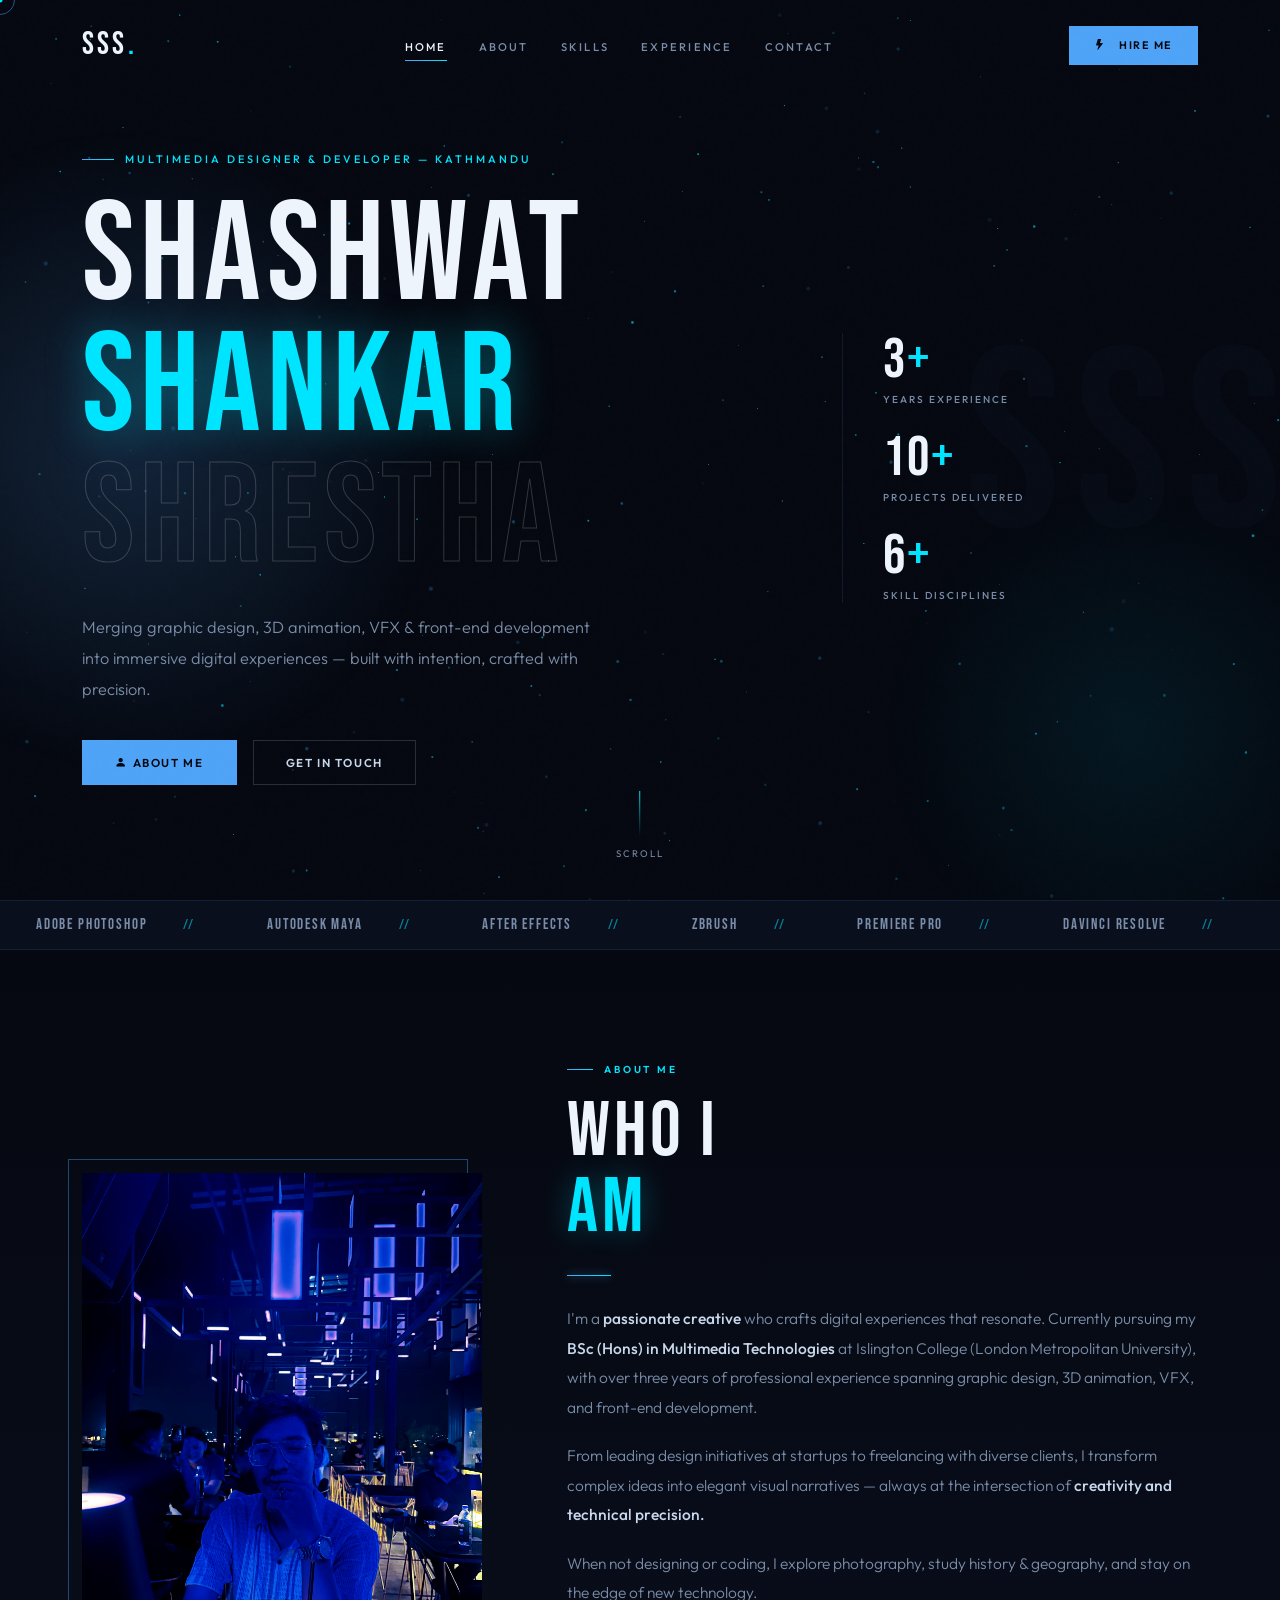
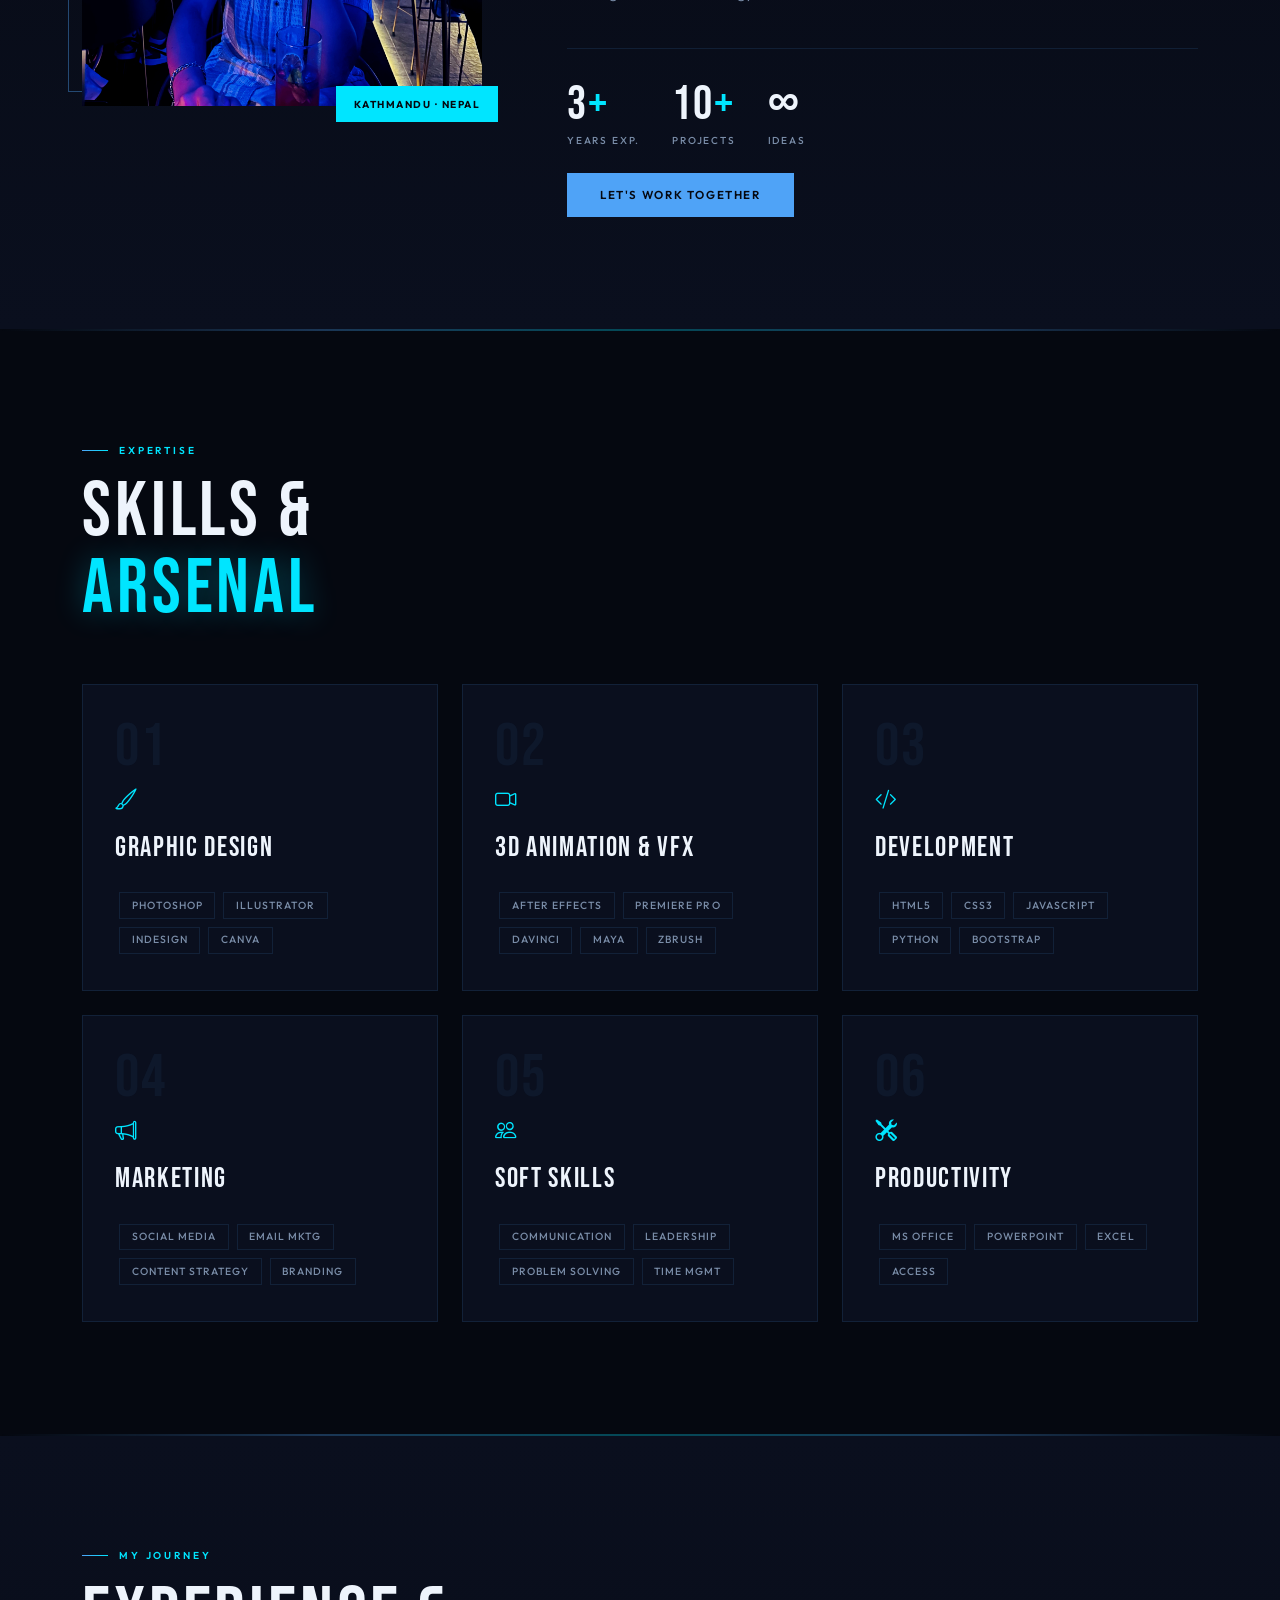
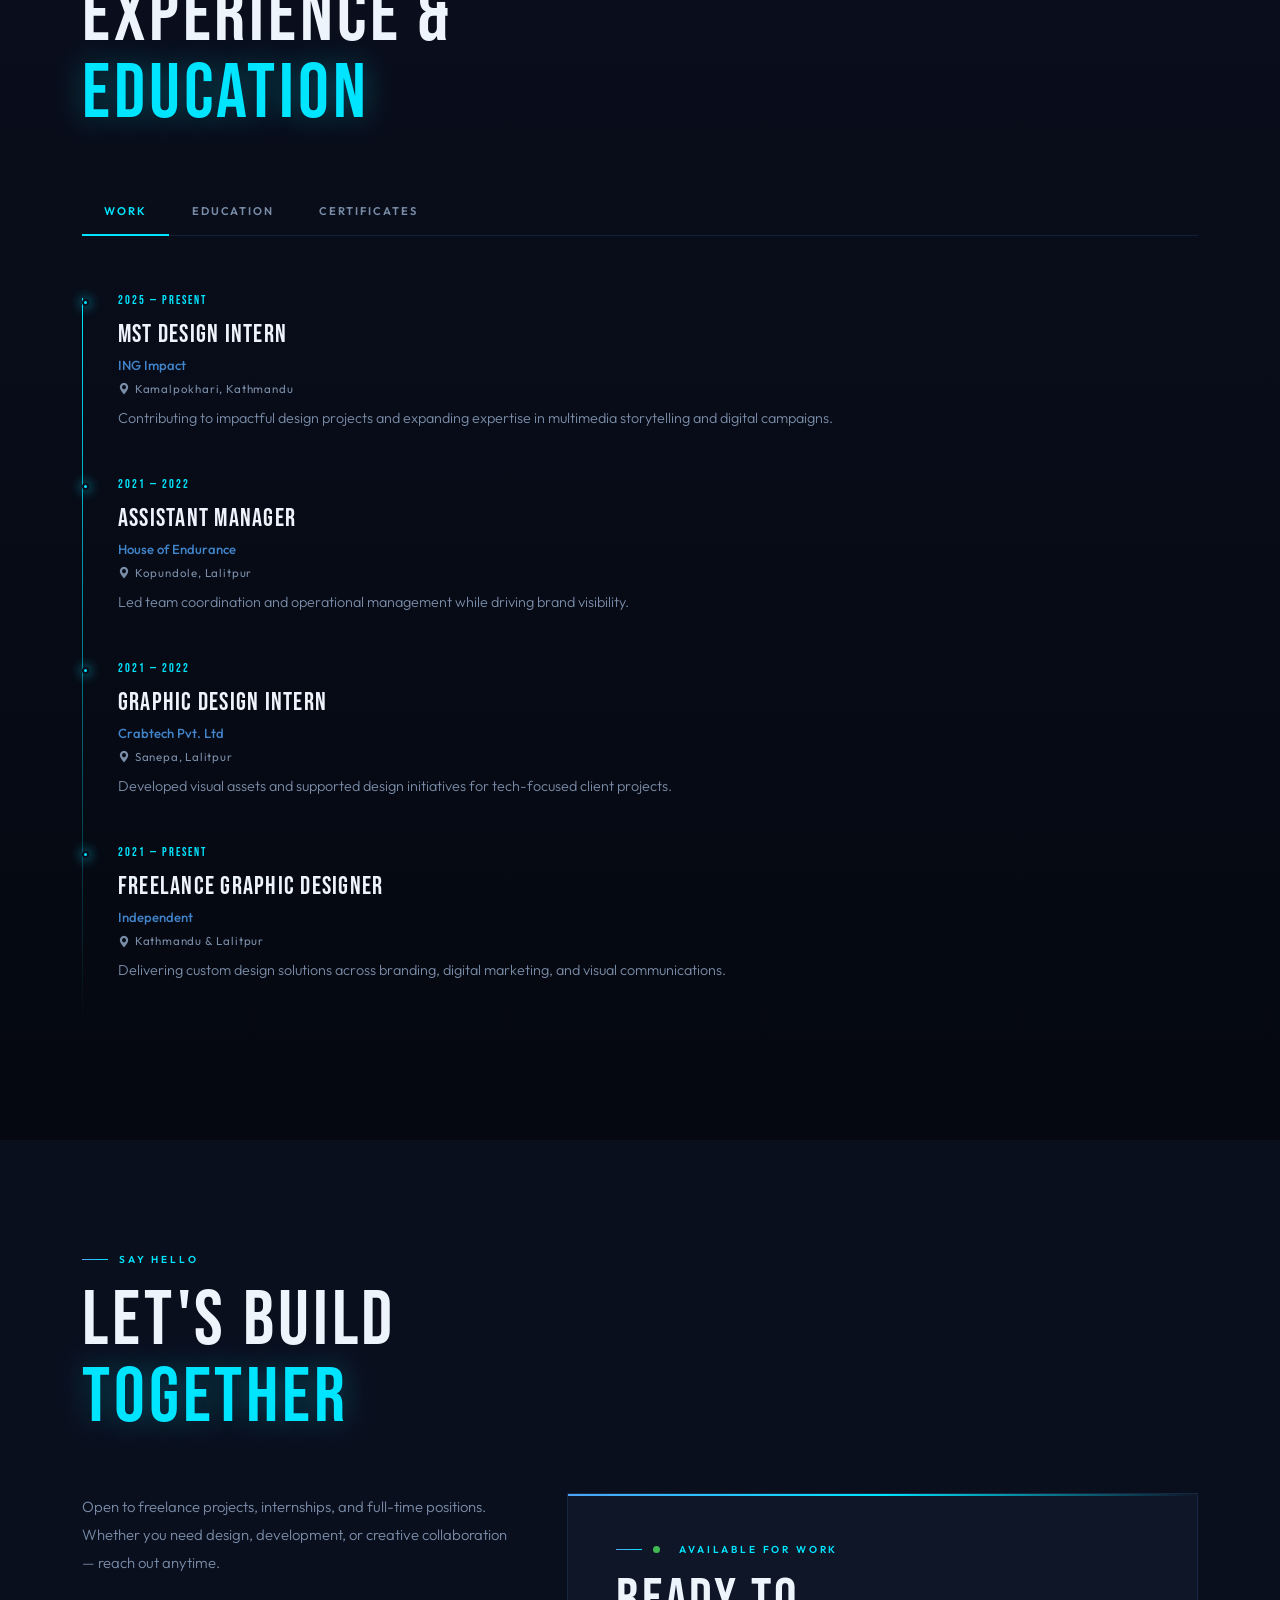
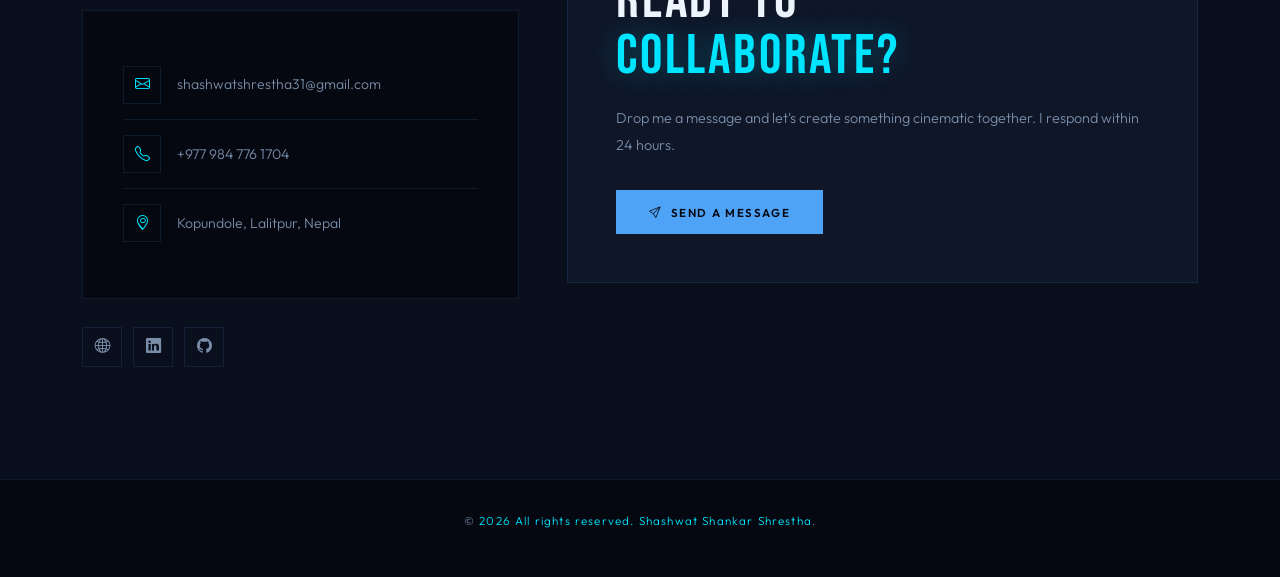
<file: index.html>
<!DOCTYPE html>
<html lang="en">
<head>
<meta charset="UTF-8"/>
<meta name="viewport" content="width=device-width,initial-scale=1.0"/>
<title>Shashwat Shankar Shrestha | Multimedia Designer, Animator & Front-End Developer — Nepal</title>
<meta name="description" content="Shashwat Shankar Shrestha is a Kathmandu-based Multimedia Designer, 3D Animator, VFX Artist & Front-End Developer."/>
<meta name="author" content="Shashwat Shankar Shrestha"/>
<meta name="keywords" content="Shashwat Shankar Shrestha,Shashwat, Shashwat Nepal, Shashwat Designer"/>
<link rel="preconnect" href="https://fonts.googleapis.com"/>
<link rel="icon" type="favicon.png" href="/favicon.png">
<link rel="icon" type="favicon.png" sizes="48x48" href="/favicon.png">
<link rel="icon" type="favicon.png" sizes="16x16" href="/favicon.png">
<link rel="apple-touch-icon" href="/favicon.png">
<link rel="preconnect" href="https://fonts.gstatic.com" crossorigin/>
<link href="https://fonts.googleapis.com/css2?family=Bebas+Neue&family=Outfit:wght@200;300;400;500;600;700&display=swap" rel="stylesheet"/>
<link href="https://cdn.jsdelivr.net/npm/bootstrap@5.3.3/dist/css/bootstrap.min.css" rel="stylesheet"/>
<link href="https://cdn.jsdelivr.net/npm/bootstrap-icons@1.11.3/font/bootstrap-icons.min.css" rel="stylesheet"/>

<style>
:root{
  --bg0:#050810;
  --bg1:#0a0f1e;
  --bg2:#0f1628;
  --blue:#4fa3f7;
  --blue2:#7ec8ff;
  --cyan:#00e5ff;
  --purple:#9d7aff;
  --blue-glow:rgba(79,163,247,.15);
  --fog:#7a8da8;
  --ghost:#c8d8ec;
  --white:#eef4fc;
  --border:rgba(79,163,247,.12);
  --border-h:rgba(79,163,247,.4);
  --ff-d:'Bebas Neue',sans-serif;
  --ff-b:'Outfit',sans-serif;
  --expo:cubic-bezier(.19,1,.22,1);
}
*,*::before,*::after{box-sizing:border-box;margin:0;padding:0}
html{scroll-behavior:smooth;overflow-x:hidden}
body{font-family:var(--ff-b);background:var(--bg0);color:var(--ghost);overflow-x:hidden;cursor:none}
@media(max-width:991px){body{cursor:auto}}
::selection{background:var(--blue);color:var(--bg0)}
a{text-decoration:none;color:inherit}

/* ── GRAIN ── */
body::after{content:'';position:fixed;inset:0;background-image:url("data:image/svg+xml,%3Csvg viewBox='0 0 200 200' xmlns='http://www.w3.org/2000/svg'%3E%3Cfilter id='n'%3E%3CfeTurbulence type='fractalNoise' baseFrequency='.85' numOctaves='4' stitchTiles='stitch'/%3E%3C/filter%3E%3Crect width='100%25' height='100%25' filter='url(%23n)' opacity='.04'/%3E%3C/svg%3E");pointer-events:none;z-index:9999;opacity:.5;mix-blend-mode:overlay}

/* ── 3D CANVAS ── */
#bg-canvas{position:fixed;top:0;left:0;width:100%;height:100%;z-index:0;pointer-events:none}

/* ── SCROLL BAR ── */
#spb{position:fixed;top:0;left:0;height:2px;width:0%;background:linear-gradient(90deg,var(--blue),var(--cyan));z-index:9998;transition:width .1s;box-shadow:0 0 12px var(--blue)}

/* ── CURSOR ── */
#cd,#cr{position:fixed;top:0;left:0;border-radius:50%;pointer-events:none;z-index:99999;transform:translate(-50%,-50%)}
#cd{width:5px;height:5px;background:var(--cyan)}
#cr{width:30px;height:30px;border:1px solid rgba(79,163,247,.5);transition:width .3s,height .3s,opacity .3s,border-color .3s}
body.ch #cr{width:50px;height:50px;opacity:.8;border-color:var(--cyan)}
@media(max-width:991px){#cd,#cr{display:none}}

/* ── LOADER ── */
#loader{position:fixed;inset:0;background:var(--bg0);z-index:99997;display:flex;align-items:center;justify-content:center;transition:opacity .8s,visibility .8s}
#loader.hide{opacity:0;visibility:hidden}
.ld-word{font-family:var(--ff-d);font-size:clamp(3.5rem,10vw,7rem);letter-spacing:.1em;color:var(--white);line-height:1;animation:ld-pulse 1.3s ease-in-out infinite alternate}
.ld-word em{color:var(--cyan);font-style:normal}
.ld-bar{width:160px;height:1px;background:var(--bg2);margin:1.5rem auto 0;overflow:hidden}
.ld-fill{height:100%;width:0%;background:linear-gradient(90deg,var(--blue),var(--cyan));animation:ldF 1.3s var(--expo) forwards}
@keyframes ldF{to{width:100%}}
@keyframes ld-pulse{from{text-shadow:0 0 30px rgba(79,163,247,.3)}to{text-shadow:0 0 60px rgba(0,229,255,.6),0 0 100px rgba(79,163,247,.3)}}

/* ── BTT ── */
#btt{position:fixed;bottom:2rem;right:2rem;width:42px;height:42px;background:var(--bg2);border:1px solid var(--border);color:var(--blue);font-size:1rem;display:flex;align-items:center;justify-content:center;cursor:pointer;z-index:999;opacity:0;transform:translateY(14px);transition:opacity .4s,transform .4s,background .3s,box-shadow .3s}
#btt.show{opacity:1;transform:translateY(0)}
#btt:hover{background:var(--blue);color:var(--bg0);box-shadow:0 0 20px var(--blue-glow)}

/* ── NAVBAR ── */
#nav{position:fixed;inset:0 0 auto;z-index:1050;padding:1.6rem 0;transition:padding .45s var(--expo),background .45s,border-color .45s;border-bottom:1px solid transparent}
#nav.scrolled{padding:.85rem 0;background:rgba(5,8,16,.92);backdrop-filter:blur(20px);-webkit-backdrop-filter:blur(20px);border-bottom-color:var(--border)}
.nav-logo{font-family:var(--ff-d);font-size:2rem;letter-spacing:.1em;color:var(--white);line-height:1;transition:text-shadow .3s}
.nav-logo:hover{text-shadow:0 0 20px var(--cyan)}
.nav-logo em{color:var(--cyan);font-style:normal}
.nav-links{display:flex;gap:2rem;list-style:none}
.nl{font-family:var(--ff-b);font-size:.7rem;font-weight:500;letter-spacing:.2em;text-transform:uppercase;color:var(--fog);position:relative;padding:.4rem 0;transition:color .3s;cursor:pointer}
.nl::after{content:'';position:absolute;bottom:0;left:0;width:0;height:1px;background:linear-gradient(90deg,var(--blue),var(--cyan));transition:width .45s var(--expo)}
.nl:hover,.nl.active{color:var(--white)}
.nl:hover::after,.nl.active::after{width:100%}

/* HAMBURGER */
.hbg{background:none;border:none;cursor:pointer;padding:.6rem;display:none;flex-direction:column;gap:5px;position:relative;z-index:1060;-webkit-tap-highlight-color:transparent;touch-action:manipulation}
.hbg span{display:block;width:22px;height:1.5px;background:var(--ghost);transition:all .35s var(--expo);border-radius:1px;pointer-events:none}
.hbg.open span:nth-child(1){transform:translateY(6.5px) rotate(45deg)}
.hbg.open span:nth-child(2){opacity:0;transform:scaleX(0)}
.hbg.open span:nth-child(3){transform:translateY(-6.5px) rotate(-45deg)}

/* MOBILE DRAWER */
.mob-drawer{position:fixed;inset:0;background:rgba(5,8,16,.98);z-index:1055;display:flex;flex-direction:column;align-items:center;justify-content:center;gap:2.25rem;opacity:0;visibility:hidden;transition:opacity .4s,visibility .4s}
.mob-drawer.open{opacity:1;visibility:visible}
.mob-drawer .nl{font-size:1.1rem;letter-spacing:.22em;padding:.6rem 1rem}
.mob-drawer .btn-p{margin-top:.5rem}

/* ── BUTTONS ── */
.btn-p{display:inline-flex;align-items:center;gap:.55rem;padding:.78rem 2rem;font-family:var(--ff-b);font-size:.72rem;font-weight:600;letter-spacing:.14em;text-transform:uppercase;background:var(--blue);color:var(--bg0);border:1px solid var(--blue);position:relative;overflow:hidden;transition:color .4s,box-shadow .3s;cursor:pointer;-webkit-tap-highlight-color:transparent;touch-action:manipulation}
.btn-p::before{content:'';position:absolute;inset:0;background:var(--bg0);transform:scaleX(0);transform-origin:right;transition:transform .5s var(--expo)}
.btn-p:hover{color:var(--blue);box-shadow:0 0 24px rgba(79,163,247,.3)}
.btn-p:hover::before{transform:scaleX(1);transform-origin:left}
.btn-p span{position:relative;z-index:1}
.btn-o{display:inline-flex;align-items:center;gap:.55rem;padding:.78rem 2rem;font-family:var(--ff-b);font-size:.72rem;font-weight:600;letter-spacing:.14em;text-transform:uppercase;background:transparent;color:var(--ghost);border:1px solid rgba(200,216,236,.18);position:relative;overflow:hidden;transition:color .4s,border-color .4s;cursor:pointer;-webkit-tap-highlight-color:transparent}
.btn-o::before{content:'';position:absolute;inset:0;background:var(--blue-glow);transform:scaleX(0);transform-origin:right;transition:transform .5s var(--expo)}
.btn-o:hover{color:var(--white);border-color:var(--border-h)}
.btn-o:hover::before{transform:scaleX(1);transform-origin:left}
.btn-o span{position:relative;z-index:1}
.nav-hire{display:inline-flex;align-items:center;gap:.55rem;padding:.65rem 1.5rem;font-family:var(--ff-b);font-size:.68rem;font-weight:600;letter-spacing:.14em;text-transform:uppercase;background:var(--blue);color:var(--bg0)!important;border:1px solid var(--blue);transition:all .3s;cursor:pointer;white-space:nowrap}
.nav-hire:hover{background:transparent;color:var(--blue)!important;box-shadow:0 0 20px var(--blue-glow)}

/* ── HERO ── */
#hero{min-height:100vh;display:flex;align-items:center;position:relative;overflow:hidden;padding-top:100px;padding-bottom:4rem;z-index:1}
.h-glow-l{position:absolute;left:-220px;top:50%;transform:translateY(-50%);width:700px;height:700px;border-radius:50%;background:radial-gradient(circle,rgba(79,163,247,.18) 0%,transparent 65%);pointer-events:none;animation:gf 10s ease-in-out infinite}
.h-glow-r{position:absolute;right:-100px;bottom:-80px;width:500px;height:500px;border-radius:50%;background:radial-gradient(circle,rgba(0,229,255,.07) 0%,transparent 70%);pointer-events:none;animation:gf 13s ease-in-out infinite reverse}
@keyframes gf{0%,100%{transform:translateY(-50%) scale(1)}50%{transform:translateY(-54%) scale(1.08)}}
.h-bg-txt{position:absolute;right:-1rem;top:50%;transform:translateY(-50%);font-family:var(--ff-d);font-size:clamp(10rem,20vw,20rem);color:rgba(79,163,247,.025);letter-spacing:.06em;line-height:1;pointer-events:none;user-select:none;white-space:nowrap}
.h-eyebrow{font-family:var(--ff-b);font-size:.68rem;font-weight:500;letter-spacing:.28em;text-transform:uppercase;color:var(--cyan);display:flex;align-items:center;gap:.7rem;margin-bottom:1.5rem}
.h-eyebrow::before{content:'';width:32px;height:1px;background:linear-gradient(90deg,var(--blue),var(--cyan))}
.h-title{font-family:var(--ff-d);font-size:clamp(3.5rem,11vw,11.5rem);line-height:.93;letter-spacing:.04em;color:var(--white)}
.h-title .t2{color:var(--cyan);text-shadow:0 0 40px rgba(0,229,255,.35)}
.h-title .t3{-webkit-text-stroke:1px rgba(255,255,255,.18);color:transparent;animation:stroke-glow 4s ease-in-out infinite alternate}
@keyframes stroke-glow{from{-webkit-text-stroke:1px rgba(255,255,255,.18)}to{-webkit-text-stroke:1px rgba(79,163,247,.5)}}
.h-desc{font-size:clamp(.88rem,1.4vw,1.02rem);font-weight:300;color:var(--fog);line-height:1.88;max-width:510px;margin-top:1.75rem}
.cta-row{display:flex;gap:1rem;flex-wrap:wrap;margin-top:2.25rem}
.h-stats{display:flex;flex-direction:column;gap:1.5rem;padding-left:2.5rem;border-left:1px solid var(--border)}
.hs-n{font-family:var(--ff-d);font-size:3.5rem;letter-spacing:.04em;color:var(--white);line-height:1}
.hs-n em{color:var(--cyan);font-style:normal}
.hs-l{font-size:.63rem;font-weight:500;letter-spacing:.2em;text-transform:uppercase;color:var(--fog);margin-top:.2rem}
.sc-cue{position:absolute;bottom:2.5rem;left:50%;transform:translateX(-50%);display:flex;flex-direction:column;align-items:center;gap:.55rem;color:var(--fog);font-size:.6rem;letter-spacing:.2em;text-transform:uppercase;z-index:1}
.sc-line{width:1px;height:46px;background:linear-gradient(180deg,var(--cyan),transparent);animation:sc 2.2s ease-in-out infinite}
@keyframes sc{0%,100%{opacity:.3;transform:scaleY(.7)}50%{opacity:1;transform:scaleY(1)}}

/* ── FLOATING LOGOS ── */
.hero-float-logo{position:absolute;display:flex;flex-direction:column;align-items:center;gap:.4rem;pointer-events:none;user-select:none;will-change:transform;z-index:0}
.hero-float-logo .fl-ico{border-radius:14px;display:flex;align-items:center;justify-content:center;border:1px solid;transition:none}
.hero-float-logo .fl-lbl{font-family:var(--ff-b);font-size:.5rem;font-weight:600;letter-spacing:.12em;text-transform:uppercase;text-align:center;white-space:nowrap}
@keyframes hfloatA{0%{transform:translate(0,0) rotate(0deg)}20%{transform:translate(14px,-20px) rotate(2.5deg)}45%{transform:translate(-10px,-8px) rotate(-1.5deg)}70%{transform:translate(8px,16px) rotate(2deg)}100%{transform:translate(0,0) rotate(0deg)}}
@keyframes hfloatB{0%{transform:translate(0,0) rotate(0deg)}25%{transform:translate(-18px,12px) rotate(-2deg)}55%{transform:translate(12px,-16px) rotate(1.8deg)}80%{transform:translate(-6px,10px) rotate(-1deg)}100%{transform:translate(0,0) rotate(0deg)}}
@keyframes hfloatC{0%{transform:translate(0,0) rotate(0deg)}30%{transform:translate(10px,18px) rotate(3deg)}60%{transform:translate(-14px,-10px) rotate(-2.5deg)}100%{transform:translate(0,0) rotate(0deg)}}
@keyframes hfloatD{0%{transform:translate(0,0) rotate(0deg)}35%{transform:translate(-12px,-14px) rotate(-2deg)}65%{transform:translate(16px,10px) rotate(2.2deg)}100%{transform:translate(0,0) rotate(0deg)}}
@keyframes hfloatE{0%{transform:translate(0,0) rotate(0deg)}28%{transform:translate(8px,-22px) rotate(1.5deg)}58%{transform:translate(-16px,6px) rotate(-2deg)}85%{transform:translate(10px,12px) rotate(1deg)}100%{transform:translate(0,0) rotate(0deg)}}
@media(max-width:767px){.hero-float-logo{display:none}}

/* ── MARQUEE ── */
.mq-wrap{overflow:hidden;border-top:1px solid var(--border);border-bottom:1px solid var(--border);background:var(--bg1);padding:.8rem 0;position:relative;z-index:1}
.mq-track{display:flex;white-space:nowrap;animation:mq 34s linear infinite}
.mq-item{font-family:var(--ff-d);font-size:.95rem;letter-spacing:.12em;color:var(--fog);padding:0 2.25rem;display:inline-flex;align-items:center;gap:2.25rem;flex-shrink:0}
.mq-item::after{content:'//';color:var(--cyan);opacity:.55;font-size:.8rem}
@keyframes mq{from{transform:translateX(0)}to{transform:translateX(-50%)}}

/* ── SECTION COMMONS ── */
section{padding:7rem 0;position:relative;z-index:1}
.s-lbl{font-family:var(--ff-b);font-size:.63rem;font-weight:600;letter-spacing:.28em;text-transform:uppercase;color:var(--cyan);display:flex;align-items:center;gap:.7rem;margin-bottom:1rem}
.s-lbl::before{content:'';width:26px;height:1px;background:linear-gradient(90deg,var(--blue),var(--cyan))}
.s-head{font-family:var(--ff-d);font-size:clamp(2.4rem,6vw,5.8rem);letter-spacing:.05em;color:var(--white);line-height:1}
.s-head em{color:var(--cyan);font-style:normal;text-shadow:0 0 30px rgba(0,229,255,.3)}
.s-rule{width:44px;height:1px;background:linear-gradient(90deg,var(--blue),var(--cyan));margin:1.75rem 0;box-shadow:0 0 8px var(--blue)}

/* ── 3D CARD PERSPECTIVE ── */
.card-3d{transform-style:preserve-3d;transition:transform .6s var(--expo)}

/* ── ABOUT ── */
#about{background:linear-gradient(180deg,var(--bg0) 0%,var(--bg1) 100%)}
.port-wrap{position:relative;max-width:400px}
.port-img{width:100%;aspect-ratio:3/4;object-fit:cover;display:block;filter:grayscale(20%) contrast(1.1);transition:filter .5s,transform .5s;transform-style:preserve-3d}
.port-img:hover{filter:grayscale(0%) contrast(1.05);transform:scale(1.02) rotateY(3deg) rotateX(-2deg)}
.port-frame{position:absolute;inset:-14px 14px 14px -14px;border:1px solid var(--border-h);pointer-events:none;z-index:-1;animation:frame-glow 4s ease-in-out infinite alternate}
@keyframes frame-glow{from{box-shadow:0 0 10px rgba(79,163,247,.1)}to{box-shadow:0 0 30px rgba(0,229,255,.2),inset 0 0 20px rgba(79,163,247,.05)}}
.port-badge{position:absolute;bottom:-1rem;right:-1rem;background:var(--cyan);color:var(--bg0);font-family:var(--ff-b);font-size:.63rem;font-weight:700;letter-spacing:.15em;text-transform:uppercase;padding:.65rem 1.1rem}
.ab-p{font-size:.97rem;font-weight:300;color:var(--fog);line-height:1.9;margin-bottom:1.2rem}
.ab-p strong{color:var(--ghost);font-weight:500}
.fact-row{display:flex;gap:2rem;margin-top:2.5rem;padding-top:2rem;border-top:1px solid var(--border);flex-wrap:wrap}
.fact-n{font-family:var(--ff-d);font-size:3rem;letter-spacing:.04em;color:var(--white);line-height:1}
.fact-n em{color:var(--cyan);font-style:normal}
.fact-l{font-size:.63rem;font-weight:500;letter-spacing:.18em;text-transform:uppercase;color:var(--fog);margin-top:.3rem}

/* ── SKILLS ── */
#skills{background:var(--bg0)}
.sk-card{padding:2rem;background:var(--bg1);border:1px solid var(--border);position:relative;overflow:hidden;transition:transform .5s var(--expo),border-color .4s,box-shadow .4s;transform-style:preserve-3d;cursor:default}
.sk-card::before{content:'';position:absolute;top:0;left:0;right:0;height:2px;background:linear-gradient(90deg,var(--blue),var(--cyan));transform:scaleX(0);transform-origin:left;transition:transform .5s var(--expo)}
.sk-card::after{content:'';position:absolute;inset:0;background:radial-gradient(circle at var(--mx,50%) var(--my,50%),rgba(79,163,247,.06) 0%,transparent 60%);opacity:0;transition:opacity .3s;pointer-events:none}
.sk-card:hover{transform:translateY(-8px) rotateX(2deg) rotateY(-1deg);border-color:var(--border-h);box-shadow:0 20px 60px rgba(0,0,0,.5),0 0 0 1px var(--border-h),0 0 30px rgba(79,163,247,.1)}
.sk-card:hover::before{transform:scaleX(1)}
.sk-card:hover::after{opacity:1}
.sk-num{font-family:var(--ff-d);font-size:3.8rem;letter-spacing:.04em;color:rgba(79,163,247,.06);line-height:1;margin-bottom:.4rem}
.sk-ttl{font-family:var(--ff-d);font-size:1.75rem;letter-spacing:.06em;color:var(--white);margin-bottom:1.2rem}
.sk-ico{color:var(--cyan);font-size:1.35rem;margin-bottom:.7rem}
.tag{display:inline-block;padding:.28rem .72rem;font-size:.65rem;font-weight:500;letter-spacing:.1em;text-transform:uppercase;border:1px solid var(--border);color:var(--fog);margin:.25rem;transition:all .3s}
.tag:hover{border-color:var(--cyan);color:var(--cyan);background:rgba(0,229,255,.05);box-shadow:0 0 10px rgba(0,229,255,.1)}

/* ── EXPERIENCE ── */
#experience{background:linear-gradient(180deg,var(--bg1) 0%,var(--bg0) 100%)}
.exp-tabs{display:flex;border-bottom:1px solid var(--border);margin-bottom:3.5rem;flex-wrap:wrap;gap:0}
.etab{font-family:var(--ff-b);font-size:.7rem;font-weight:600;letter-spacing:.17em;text-transform:uppercase;color:var(--fog);background:none;border:none;padding:.9rem 1.4rem;margin-bottom:-1px;border-bottom:2px solid transparent;cursor:pointer;transition:color .3s,border-color .3s;-webkit-tap-highlight-color:transparent;touch-action:manipulation;white-space:nowrap}
.etab:hover{color:var(--ghost)}
.etab.active{color:var(--cyan);border-bottom-color:var(--cyan)}
.epanel{display:none;animation:fu .5s var(--expo) both}
.epanel.active{display:block}
@keyframes fu{from{opacity:0;transform:translateY(16px)}to{opacity:1;transform:translateY(0)}}
.tl{position:relative;padding-left:2.25rem}
.tl::before{content:'';position:absolute;left:0;top:.4rem;bottom:0;width:1px;background:linear-gradient(180deg,var(--cyan),transparent)}
.tl-item{position:relative;padding-bottom:2.75rem}
.tl-item::before{content:'';position:absolute;left:-2.25rem;top:.42rem;width:7px;height:7px;border-radius:50%;background:var(--cyan);box-shadow:0 0 12px var(--cyan),0 0 24px rgba(0,229,255,.3);border:2px solid var(--bg1)}
.tl-yr{font-family:var(--ff-d);font-size:.78rem;letter-spacing:.16em;color:var(--cyan);margin-bottom:.35rem}
.tl-role{font-family:var(--ff-d);font-size:clamp(1.1rem,2.5vw,1.55rem);letter-spacing:.05em;color:var(--white);margin-bottom:.18rem}
.tl-org{font-size:.82rem;font-weight:500;color:rgba(79,163,247,.8);margin-bottom:.25rem}
.tl-loc{font-size:.72rem;color:var(--fog);letter-spacing:.07em;margin-bottom:.55rem}
.tl-desc{font-size:.9rem;font-weight:300;color:var(--fog);line-height:1.8}

/* ── CONTACT ── */
#contact{background:var(--bg1)}
.ct-box{padding:2.5rem;background:var(--bg0);border:1px solid var(--border);transition:border-color .3s,box-shadow .3s}
.ct-box:hover{border-color:var(--border-h);box-shadow:0 0 30px rgba(79,163,247,.08)}
.ci-row{display:flex;align-items:center;gap:1rem;padding:.95rem 0;border-bottom:1px solid var(--border);transition:padding-left .35s var(--expo)}
.ci-row:last-child{border-bottom:none}
.ci-row:hover{padding-left:.7rem}
.ci-ico{width:38px;height:38px;flex-shrink:0;display:flex;align-items:center;justify-content:center;border:1px solid var(--border);color:var(--cyan);font-size:.95rem;transition:all .3s}
.ci-ico:hover{border-color:var(--cyan);box-shadow:0 0 15px rgba(0,229,255,.2)}
.ci-txt{font-size:.88rem;font-weight:300;color:var(--fog)}
.ci-txt a{color:inherit;transition:color .3s}
.ci-txt a:hover{color:var(--cyan)}
.soc-row{display:flex;gap:.7rem;margin-top:1.75rem;flex-wrap:wrap}
.soc-btn{width:40px;height:40px;display:flex;align-items:center;justify-content:center;border:1px solid var(--border);color:var(--fog);font-size:.95rem;transition:all .35s}
.soc-btn:hover{border-color:var(--cyan);color:var(--cyan);background:rgba(0,229,255,.05);transform:translateY(-3px);box-shadow:0 8px 20px rgba(0,229,255,.15)}
.cta-box{padding:3rem;background:var(--bg2);border:1px solid var(--border);position:relative;overflow:hidden}
.cta-box::before{content:'';position:absolute;top:0;left:0;width:100%;height:2px;background:linear-gradient(90deg,var(--blue),var(--cyan),transparent)}
.avail-dot{display:inline-block;width:7px;height:7px;border-radius:50%;background:#3fb950;margin-right:.5rem;animation:dp 2s ease-in-out infinite}
@keyframes dp{0%,100%{opacity:1;box-shadow:0 0 0 0 rgba(63,185,80,.4)}50%{opacity:.8;box-shadow:0 0 0 6px rgba(63,185,80,0)}}

/* ── FOOTER ── */
footer{padding:2rem 0;border-top:1px solid var(--border);background:var(--bg0);text-align:center;position:relative;z-index:1}
footer p{font-size:.73rem;font-weight:300;color:var(--fog);letter-spacing:.1em}
footer span{color:var(--cyan)}

/* ── RESPONSIVE ── */
@media(max-width:991px){
  .hbg{display:flex}
  .nav-links-d,.nav-cta-d{display:none!important}
  .h-stats{padding-left:0;border-left:none;flex-direction:row;flex-wrap:wrap;gap:1.5rem;margin-top:2.5rem}
  section{padding:5rem 0}
}
@media(max-width:767px){
  .fact-row{flex-wrap:wrap;gap:1.5rem}
  .cta-row{flex-direction:column;align-items:flex-start}
  .btn-p,.btn-o{justify-content:center;width:100%;max-width:280px}
  .exp-tabs{border-bottom:none;gap:.5rem}
  .etab{border:1px solid var(--border);border-radius:0;padding:.7rem 1rem;border-bottom:2px solid transparent}
  .etab.active{border-color:var(--cyan)}
  section{padding:4rem 0}
  .ct-box{padding:1.5rem}
  .cta-box{padding:2rem 1.5rem}
  #hero{padding-top:90px}
  .port-wrap{max-width:280px;margin:0 auto}
}
@media(max-width:480px){
  .h-eyebrow{font-size:.6rem}
  .exp-tabs{display:grid;grid-template-columns:1fr 1fr 1fr}
  .etab{text-align:center;font-size:.62rem;letter-spacing:.1em;padding:.65rem .5rem}
}

/* ── 3D SECTIONS DIVIDER ── */
.section-divider{position:relative;height:2px;background:linear-gradient(90deg,transparent,var(--blue),var(--cyan),var(--blue),transparent);opacity:.3}
</style>
</head>
<body>
  <h1 style="position:absolute;left:-9999px;">
Shashwat Shankar Shrestha – Multimedia Designer from Kathmandu Nepal
</h1>
  

<!-- 3D BACKGROUND CANVAS -->
<canvas id="bg-canvas"></canvas>

<div id="loader"><div style="text-align:center"><div class="ld-word">SSS<em>.</em></div><div class="ld-bar"><div class="ld-fill"></div></div></div></div>
<div id="cd"></div><div id="cr"></div>
<div id="spb"></div>
<button id="btt" aria-label="Back to top"><i class="bi bi-arrow-up"></i></button>

<!-- NAVBAR -->
<nav id="nav" aria-label="Main navigation">
  <div class="container">
    <div class="d-flex align-items-center justify-content-between">
      <a href="#hero" class="nav-logo">SSS<em>.</em></a>
      <ul class="nav-links nav-links-d mb-0">
        <li><a href="#hero"       class="nl">Home</a></li>
        <li><a href="#about"      class="nl">About</a></li>
        <li><a href="#skills"     class="nl">Skills</a></li>
        <li><a href="#experience" class="nl">Experience</a></li>
        <li><a href="#contact"    class="nl">Contact</a></li>
      </ul>
      <a href="mailto:shashwatshrestha31@gmail.com" class="nav-hire nav-cta-d d-none d-lg-inline-flex"><i class="bi bi-lightning-fill me-1"></i>Hire Me</a>
      <button class="hbg d-lg-none" id="hbgBtn" aria-label="Open menu" aria-expanded="false" type="button">
        <span></span><span></span><span></span>
      </button>
    </div>
  </div>
</nav>

<!-- MOBILE DRAWER -->
<div class="mob-drawer" id="mobDrawer" role="dialog" aria-modal="true" aria-label="Navigation">
  <a href="#hero"       class="nl" data-mob>Home</a>
  <a href="#about"      class="nl" data-mob>About</a>
  <a href="#skills"     class="nl" data-mob>Skills</a>
  <a href="#experience" class="nl" data-mob>Experience</a>
  <a href="#contact"    class="nl" data-mob>Contact</a>
  <a href="mailto:shashwatshrestha31@gmail.com" class="btn-p mt-3" data-mob><span><i class="bi bi-lightning-fill me-1"></i>Hire Me</span></a>
</div>

<!-- HERO -->
<section id="hero" aria-labelledby="hero-h1">
  <div class="h-glow-l" aria-hidden="true"></div>
  <div class="h-glow-r" aria-hidden="true"></div>
  <div class="h-bg-txt" aria-hidden="true">SSS</div>
  <div id="heroLogos" aria-hidden="true"></div>
  <div class="container position-relative" style="z-index:1">
    <div class="row align-items-center gy-5">
      <div class="col-lg-8">
        <div class="h-eyebrow" id="eyebrow-anim">Multimedia Designer &amp; Developer — Kathmandu</div>
        <h1 class="h-title" id="hero-h1" style="opacity:0;transform:translateY(30px);transition:opacity .9s .2s var(--expo),transform .9s .2s var(--expo)">
          <div>Shashwat</div>
          <div class="t2">Shankar</div>
          <div class="t3">Shrestha</div>
        </h1>
        <p class="h-desc" style="opacity:0;transform:translateY(20px);transition:opacity .8s .4s var(--expo),transform .8s .4s var(--expo)">Merging graphic design, 3D animation, VFX &amp; front-end development into immersive digital experiences — built with intention, crafted with precision.</p>
        <div class="cta-row" style="opacity:0;transform:translateY(16px);transition:opacity .7s .6s var(--expo),transform .7s .6s var(--expo)">
          <a href="#about" class="btn-p"><span><i class="bi bi-person-fill me-1"></i>About Me</span></a>
          <a href="#contact" class="btn-o"><span>Get In Touch</span></a>
        </div>
      </div>
      <div class="col-lg-4 d-none d-lg-block">
        <div class="h-stats" style="opacity:0;transform:translateX(20px);transition:opacity .9s .3s var(--expo),transform .9s .3s var(--expo)">
          <div><div class="hs-n">3<em>+</em></div><div class="hs-l">Years Experience</div></div>
          <div><div class="hs-n">10<em>+</em></div><div class="hs-l">Projects Delivered</div></div>
          <div><div class="hs-n">6<em>+</em></div><div class="hs-l">Skill Disciplines</div></div>
        </div>
      </div>
    </div>
  </div>
  <div class="sc-cue" aria-hidden="true"><div class="sc-line"></div><span>Scroll</span></div>
</section>

<!-- MARQUEE -->
<div class="mq-wrap" aria-hidden="true">
  <div class="mq-track">
    <span class="mq-item">Adobe Photoshop</span><span class="mq-item">Autodesk Maya</span><span class="mq-item">After Effects</span><span class="mq-item">ZBrush</span><span class="mq-item">Premiere Pro</span><span class="mq-item">DaVinci Resolve</span><span class="mq-item">Adobe Illustrator</span><span class="mq-item">HTML &amp; CSS</span><span class="mq-item">JavaScript</span><span class="mq-item">Brand Identity</span><span class="mq-item">Motion Graphics</span>
    <span class="mq-item">Adobe Photoshop</span><span class="mq-item">Autodesk Maya</span><span class="mq-item">After Effects</span><span class="mq-item">ZBrush</span><span class="mq-item">Premiere Pro</span><span class="mq-item">DaVinci Resolve</span><span class="mq-item">Adobe Illustrator</span><span class="mq-item">HTML &amp; CSS</span><span class="mq-item">JavaScript</span><span class="mq-item">Brand Identity</span><span class="mq-item">Motion Graphics</span>
  </div>
</div>

<!-- ABOUT -->
<section id="about" aria-labelledby="about-h2">
  <div class="container">
    <div class="row align-items-center gy-5 gx-lg-5">
      <div class="col-lg-5 reveal">
        <div class="port-wrap">
          <img src="me.jpeg" alt="Shashwat Shankar Shrestha — Multimedia Designer and Developer from Kathmandu, Nepal" class="port-img" loading="lazy" width="400" height="533"/>
          <div class="port-frame" aria-hidden="true"></div>
          <div class="port-badge">Kathmandu · Nepal</div>
        </div>
      </div>
      <div class="col-lg-7 reveal" style="transition-delay:.15s">
        <div class="s-lbl">About Me</div>
        <h2 class="s-head" id="about-h2">Who I<br><em>Am</em></h2>
        <div class="s-rule"></div>
        <p class="ab-p">I'm a <strong>passionate creative</strong> who crafts digital experiences that resonate. Currently pursuing my <strong>BSc (Hons) in Multimedia Technologies</strong> at Islington College (London Metropolitan University), with over three years of professional experience spanning graphic design, 3D animation, VFX, and front-end development.</p>
        <p class="ab-p">From leading design initiatives at startups to freelancing with diverse clients, I transform complex ideas into elegant visual narratives — always at the intersection of <strong>creativity and technical precision.</strong></p>
        <p class="ab-p">When not designing or coding, I explore photography, study history &amp; geography, and stay on the edge of new technology.</p>
        <div class="fact-row">
          <div class="reveal"><div class="fact-n">3<em>+</em></div><div class="fact-l">Years Exp.</div></div>
          <div class="reveal" style="transition-delay:.1s"><div class="fact-n">10<em>+</em></div><div class="fact-l">Projects</div></div>
          <div class="reveal" style="transition-delay:.2s"><div class="fact-n">∞</div><div class="fact-l">Ideas</div></div>
        </div>
        <div class="mt-4 reveal" style="transition-delay:.3s"><a href="mailto:shashwatshrestha31@gmail.com" class="btn-p"><span>Let's Work Together</span></a></div>
      </div>
    </div>
  </div>
</section>

<div class="section-divider"></div>

<!-- SKILLS -->
<section id="skills" aria-labelledby="skills-h2">
  <div class="container">
    <div class="row mb-5"><div class="col-lg-6 reveal"><div class="s-lbl">Expertise</div><h2 class="s-head" id="skills-h2">Skills &amp;<br><em>Arsenal</em></h2></div></div>
    <div class="row g-4">
      <div class="col-sm-6 col-lg-4 reveal"><article class="sk-card h-100"><div class="sk-num">01</div><div class="sk-ico"><i class="bi bi-brush" aria-hidden="true"></i></div><div class="sk-ttl">Graphic Design</div><div><span class="tag">Photoshop</span><span class="tag">Illustrator</span><span class="tag">InDesign</span><span class="tag">Canva</span></div></article></div>
      <div class="col-sm-6 col-lg-4 reveal" style="transition-delay:.07s"><article class="sk-card h-100"><div class="sk-num">02</div><div class="sk-ico"><i class="bi bi-camera-video" aria-hidden="true"></i></div><div class="sk-ttl">3D Animation &amp; VFX</div><div><span class="tag">After Effects</span><span class="tag">Premiere Pro</span><span class="tag">DaVinci</span><span class="tag">Maya</span><span class="tag">ZBrush</span></div></article></div>
      <div class="col-sm-6 col-lg-4 reveal" style="transition-delay:.14s"><article class="sk-card h-100"><div class="sk-num">03</div><div class="sk-ico"><i class="bi bi-code-slash" aria-hidden="true"></i></div><div class="sk-ttl">Development</div><div><span class="tag">HTML5</span><span class="tag">CSS3</span><span class="tag">JavaScript</span><span class="tag">Python</span><span class="tag">Bootstrap</span></div></article></div>
      <div class="col-sm-6 col-lg-4 reveal" style="transition-delay:.0s"><article class="sk-card h-100"><div class="sk-num">04</div><div class="sk-ico"><i class="bi bi-megaphone" aria-hidden="true"></i></div><div class="sk-ttl">Marketing</div><div><span class="tag">Social Media</span><span class="tag">Email Mktg</span><span class="tag">Content Strategy</span><span class="tag">Branding</span></div></article></div>
      <div class="col-sm-6 col-lg-4 reveal" style="transition-delay:.07s"><article class="sk-card h-100"><div class="sk-num">05</div><div class="sk-ico"><i class="bi bi-people" aria-hidden="true"></i></div><div class="sk-ttl">Soft Skills</div><div><span class="tag">Communication</span><span class="tag">Leadership</span><span class="tag">Problem Solving</span><span class="tag">Time Mgmt</span></div></article></div>
      <div class="col-sm-6 col-lg-4 reveal" style="transition-delay:.14s"><article class="sk-card h-100"><div class="sk-num">06</div><div class="sk-ico"><i class="bi bi-tools" aria-hidden="true"></i></div><div class="sk-ttl">Productivity</div><div><span class="tag">MS Office</span><span class="tag">PowerPoint</span><span class="tag">Excel</span><span class="tag">Access</span></div></article></div>
    </div>
  </div>
</section>

<div class="section-divider"></div>

<!-- EXPERIENCE -->
<section id="experience" aria-labelledby="exp-h2">
  <div class="container">
    <div class="row mb-5"><div class="col reveal"><div class="s-lbl">My Journey</div><h2 class="s-head" id="exp-h2">Experience &amp;<br><em>Education</em></h2></div></div>
    <div class="exp-tabs reveal" role="tablist">
      <button class="etab active" data-panel="pw" role="tab" aria-selected="true"  aria-controls="pw" type="button">Work</button>
      <button class="etab"        data-panel="pe" role="tab" aria-selected="false" aria-controls="pe" type="button">Education</button>
      <button class="etab"        data-panel="pc" role="tab" aria-selected="false" aria-controls="pc" type="button">Certificates</button>
    </div>
    <div id="pw" class="epanel active" role="tabpanel">
      <div class="tl">
        <div class="tl-item reveal"><div class="tl-yr">2025 — Present</div><div class="tl-role">MST Design Intern</div><div class="tl-org">ING Impact</div><div class="tl-loc"><i class="bi bi-geo-alt-fill me-1"></i>Kamalpokhari, Kathmandu</div><div class="tl-desc">Contributing to impactful design projects and expanding expertise in multimedia storytelling and digital campaigns.</div></div>
        <div class="tl-item reveal" style="transition-delay:.08s"><div class="tl-yr">2021 — 2022</div><div class="tl-role">Assistant Manager</div><div class="tl-org">House of Endurance</div><div class="tl-loc"><i class="bi bi-geo-alt-fill me-1"></i>Kopundole, Lalitpur</div><div class="tl-desc">Led team coordination and operational management while driving brand visibility.</div></div>
        <div class="tl-item reveal" style="transition-delay:.16s"><div class="tl-yr">2021 — 2022</div><div class="tl-role">Graphic Design Intern</div><div class="tl-org">Crabtech Pvt. Ltd</div><div class="tl-loc"><i class="bi bi-geo-alt-fill me-1"></i>Sanepa, Lalitpur</div><div class="tl-desc">Developed visual assets and supported design initiatives for tech-focused client projects.</div></div>
        <div class="tl-item reveal" style="transition-delay:.24s"><div class="tl-yr">2021 — Present</div><div class="tl-role">Freelance Graphic Designer</div><div class="tl-org">Independent</div><div class="tl-loc"><i class="bi bi-geo-alt-fill me-1"></i>Kathmandu &amp; Lalitpur</div><div class="tl-desc">Delivering custom design solutions across branding, digital marketing, and visual communications.</div></div>
      </div>
    </div>
    <div id="pe" class="epanel" role="tabpanel">
      <div class="tl">
        <div class="tl-item reveal"><div class="tl-yr">2024 — Present</div><div class="tl-role">BSc (Hons) Multimedia Technologies</div><div class="tl-org">Islington College · London Metropolitan University</div><div class="tl-loc"><i class="bi bi-geo-alt-fill me-1"></i>Kathmandu, Nepal</div><div class="tl-desc">Advancing knowledge in interactive media, game development, and digital storytelling.</div></div>
        <div class="tl-item reveal" style="transition-delay:.06s"><div class="tl-yr">2022 — 2024</div><div class="tl-role">National Institute of Open Schooling</div><div class="tl-org">NIOS</div><div class="tl-loc"><i class="bi bi-geo-alt-fill me-1"></i>Rajasthan, India</div></div>
        <div class="tl-item reveal" style="transition-delay:.12s"><div class="tl-yr">2019 — 2021</div><div class="tl-role">GCE A-Levels</div><div class="tl-org">Little Angels College · Cambridge University</div><div class="tl-loc"><i class="bi bi-geo-alt-fill me-1"></i>Kathmandu, Nepal</div></div>
        <div class="tl-item reveal" style="transition-delay:.18s"><div class="tl-yr">2011 — 2019</div><div class="tl-role">CBSE Secondary Education</div><div class="tl-org">DAV Sushil Kedia Vishwa Bharati</div><div class="tl-loc"><i class="bi bi-geo-alt-fill me-1"></i>Kathmandu, Nepal</div></div>
      </div>
    </div>
    <div id="pc" class="epanel" role="tabpanel">
      <div class="tl">
        <div class="tl-item reveal"><div class="tl-yr">2025</div><div class="tl-role">Club Officer's Workshop</div><div class="tl-org">Lions Club International</div><div class="tl-loc"><i class="bi bi-geo-alt-fill me-1"></i>Kathmandu, Nepal</div></div>
        <div class="tl-item reveal" style="transition-delay:.06s"><div class="tl-yr">2021</div><div class="tl-role">Graphic Design &amp; Motion Graphics</div><div class="tl-org">Neosphere Pvt. Ltd.</div><div class="tl-loc"><i class="bi bi-geo-alt-fill me-1"></i>New Baneshwor, Kathmandu</div></div>
        <div class="tl-item reveal" style="transition-delay:.12s"><div class="tl-yr">2021</div><div class="tl-role">Barista Training</div><div class="tl-org">Espresso Organic Coffee</div><div class="tl-loc"><i class="bi bi-geo-alt-fill me-1"></i>Thapagaun, Kathmandu</div></div>
        <div class="tl-item reveal" style="transition-delay:.18s"><div class="tl-yr">2019</div><div class="tl-role">1st Dan Black Belt Certificate</div><div class="tl-org">Kukkiwon — World Taekwondo Federation</div><div class="tl-loc"><i class="bi bi-geo-alt-fill me-1"></i>Seoul, Korea</div></div>
        <div class="tl-item reveal" style="transition-delay:.24s"><div class="tl-yr">2019</div><div class="tl-role">Diploma in Animation</div><div class="tl-org">Maya Animation Academy</div><div class="tl-loc"><i class="bi bi-geo-alt-fill me-1"></i>Jamal, Kathmandu</div></div>
      </div>
    </div>
  </div>
</section>

<!-- CONTACT -->
<section id="contact" aria-labelledby="cont-h2">
  <div class="container">
    <div class="row mb-5"><div class="col reveal"><div class="s-lbl">Say Hello</div><h2 class="s-head" id="cont-h2">Let's Build<br><em>Together</em></h2></div></div>
    <div class="row g-5 align-items-start">
      <div class="col-lg-5 reveal">
        <p style="font-size:.93rem;font-weight:300;color:var(--fog);line-height:1.9;margin-bottom:2rem;">Open to freelance projects, internships, and full-time positions. Whether you need design, development, or creative collaboration — reach out anytime.</p>
        <div class="ct-box">
          <div class="ci-row"><div class="ci-ico"><i class="bi bi-envelope" aria-hidden="true"></i></div><div class="ci-txt"><a href="mailto:shashwatshrestha31@gmail.com">shashwatshrestha31@gmail.com</a></div></div>
          <div class="ci-row"><div class="ci-ico"><i class="bi bi-telephone" aria-hidden="true"></i></div><div class="ci-txt"><a href="tel:+9779847761704">+977 984 776 1704</a></div></div>
          <div class="ci-row"><div class="ci-ico"><i class="bi bi-geo-alt" aria-hidden="true"></i></div><div class="ci-txt">Kopundole, Lalitpur, Nepal</div></div>
        </div>
        <div class="soc-row">
          <a href="https://shashwatshankarshrestha.com.np" target="_blank" rel="noopener noreferrer" class="soc-btn" aria-label="Website"><i class="bi bi-globe2"></i></a>
          <a href="https://www.linkedin.com/in/shashwatshankarshrestha/" target="_blank" rel="noopener noreferrer" class="soc-btn" aria-label="LinkedIn"><i class="bi bi-linkedin"></i></a>
          <a href="https://github.com/Phoenix17190" target="_blank" rel="noopener noreferrer" class="soc-btn" aria-label="GitHub"><i class="bi bi-github"></i></a>
        </div>
      </div>
      <div class="col-lg-7 reveal" style="transition-delay:.12s">
        <div class="cta-box">
          <div class="s-lbl mb-3"><span class="avail-dot" aria-hidden="true"></span>Available for work</div>
          <h3 class="s-head" style="font-size:clamp(2rem,5vw,3.5rem);margin-bottom:1.25rem;">Ready to<br><em>Collaborate?</em></h3>
          <p style="font-size:.9rem;font-weight:300;color:var(--fog);line-height:1.85;margin-bottom:2rem;">Drop me a message and let's create something cinematic together. I respond within 24 hours.</p>
          <a href="mailto:shashwatshrestha31@gmail.com?subject=Let's%20Work%20Together&body=Hi%20Shashwat%2C%0A%0AI'd%20like%20to%20discuss%20a%20project%20with%20you." class="btn-p"><span><i class="bi bi-send me-2"></i>Send a Message</span></a>
        </div>
      </div>
    </div>
  </div>
</section>

<footer>
  <div class="container">
    <p>&copy; <span id="yr"></span> <span>All rights reserved. Shashwat Shankar Shrestha</span>.</p>
  </div>
</footer>

<script type="application/ld+json">
{
  "@context": "https://schema.org",
"@type": "FAQPage",
"mainEntity": [
{
"@type": "Question",
"name": "Who is Shashwat Shankar Shrestha?",
"acceptedAnswer": {
"@type": "Answer",
"text": "Shashwat Shankar Shrestha is a multimedia designer, 3D animator, and front-end developer based in Kathmandu, Nepal."
}
},
{
"@type": "Question",
"name": "What does Shashwat Shankar Shrestha do?",
"acceptedAnswer": {
"@type": "Answer",
"text": "He specializes in graphic design, VFX, motion graphics, and web development using tools like Adobe Creative Suite and Autodesk Maya."
}
}
]
}
</script>
<script type="application/ld+json">
{
"@context": "https://schema.org",
"@type": "BreadcrumbList",
"itemListElement": [{
"@type": "ListItem",
"position": 1,
"name": "Home",
"item": "https://shashwatshankarshrestha.com.np/"
}]
}
</script>

<script src="https://cdn.jsdelivr.net/npm/bootstrap@5.3.3/dist/js/bootstrap.bundle.min.js"></script>
<script>
/* ── 3D BACKGROUND (WebGL particle field + floating geometry) ── */
(function(){
  const canvas = document.getElementById('bg-canvas');
  const gl = canvas.getContext('webgl') || canvas.getContext('experimental-webgl');
  if(!gl){ canvas.style.display='none'; return; }

  function resize(){
    canvas.width = window.innerWidth;
    canvas.height = window.innerHeight;
    gl.viewport(0,0,canvas.width,canvas.height);
  }
  resize();
  window.addEventListener('resize', resize);

  /* Vertex shader */
  const vsrc = `
    attribute vec3 aPos;
    attribute float aSize;
    attribute float aAlpha;
    uniform mat4 uMVP;
    uniform float uTime;
    varying float vAlpha;
    void main(){
      vec3 p = aPos;
      p.y += sin(uTime*0.4 + aPos.x*1.2)*0.08;
      p.x += cos(uTime*0.3 + aPos.z*1.1)*0.06;
      gl_Position = uMVP * vec4(p, 1.0);
      gl_PointSize = aSize * (1.0 + 0.3*sin(uTime + aAlpha*6.28));
      vAlpha = aAlpha;
    }
  `;
  /* Fragment shader */
  const fsrc = `
    precision mediump float;
    varying float vAlpha;
    uniform vec3 uColor1;
    uniform vec3 uColor2;
    void main(){
      float d = length(gl_PointCoord - 0.5)*2.0;
      if(d>1.0) discard;
      float a = (1.0-d*d)*vAlpha;
      vec3 col = mix(uColor1, uColor2, vAlpha);
      gl_FragColor = vec4(col, a*0.7);
    }
  `;

  function compile(type, src){
    const sh = gl.createShader(type);
    gl.shaderSource(sh, src);
    gl.compileShader(sh);
    return sh;
  }
  const prog = gl.createProgram();
  gl.attachShader(prog, compile(gl.VERTEX_SHADER, vsrc));
  gl.attachShader(prog, compile(gl.FRAGMENT_SHADER, fsrc));
  gl.linkProgram(prog);
  gl.useProgram(prog);

  /* Generate particles */
  const N = 350;
  const pos = new Float32Array(N*3);
  const sizes = new Float32Array(N);
  const alphas = new Float32Array(N);
  for(let i=0;i<N;i++){
    pos[i*3]   = (Math.random()-0.5)*6;
    pos[i*3+1] = (Math.random()-0.5)*4;
    pos[i*3+2] = (Math.random()-0.5)*4 - 1;
    sizes[i] = 1 + Math.random()*3.5;
    alphas[i] = 0.1 + Math.random()*0.8;
  }

  const bufPos = gl.createBuffer();
  gl.bindBuffer(gl.ARRAY_BUFFER, bufPos);
  gl.bufferData(gl.ARRAY_BUFFER, pos, gl.STATIC_DRAW);
  const aPos = gl.getAttribLocation(prog,'aPos');
  gl.vertexAttribPointer(aPos,3,gl.FLOAT,false,0,0);
  gl.enableVertexAttribArray(aPos);

  const bufSz = gl.createBuffer();
  gl.bindBuffer(gl.ARRAY_BUFFER, bufSz);
  gl.bufferData(gl.ARRAY_BUFFER, sizes, gl.STATIC_DRAW);
  const aSz = gl.getAttribLocation(prog,'aSize');
  gl.vertexAttribPointer(aSz,1,gl.FLOAT,false,0,0);
  gl.enableVertexAttribArray(aSz);

  const bufAl = gl.createBuffer();
  gl.bindBuffer(gl.ARRAY_BUFFER, bufAl);
  gl.bufferData(gl.ARRAY_BUFFER, alphas, gl.STATIC_DRAW);
  const aAl = gl.getAttribLocation(prog,'aAlpha');
  gl.vertexAttribPointer(aAl,1,gl.FLOAT,false,0,0);
  gl.enableVertexAttribArray(aAl);

  const uMVP = gl.getUniformLocation(prog,'uMVP');
  const uTime = gl.getUniformLocation(prog,'uTime');
  const uColor1 = gl.getUniformLocation(prog,'uColor1');
  const uColor2 = gl.getUniformLocation(prog,'uColor2');

  gl.uniform3f(uColor1, 0.31, 0.64, 0.97);  /* blue */
  gl.uniform3f(uColor2, 0.0, 0.9, 1.0);      /* cyan */

  gl.enable(gl.BLEND);
  gl.blendFunc(gl.SRC_ALPHA, gl.ONE);

  /* Perspective matrix */
  function perspective(fov, aspect, near, far){
    const f = 1/Math.tan(fov/2), nf=1/(near-far);
    return new Float32Array([
      f/aspect,0,0,0, 0,f,0,0,
      0,0,(far+near)*nf,-1, 0,0,2*far*near*nf,0
    ]);
  }
  function translate(m, x, y, z){
    const r=new Float32Array(m);
    r[12]=m[0]*x+m[4]*y+m[8]*z+m[12];
    r[13]=m[1]*x+m[5]*y+m[9]*z+m[13];
    r[14]=m[2]*x+m[6]*y+m[10]*z+m[14];
    r[15]=m[3]*x+m[7]*y+m[11]*z+m[15];
    return r;
  }

  let mx=0, my=0, scrollY=0;
  document.addEventListener('mousemove', e=>{ mx=(e.clientX/window.innerWidth-.5)*0.4; my=(e.clientY/window.innerHeight-.5)*0.25; },{passive:true});
  window.addEventListener('scroll', ()=>{ scrollY=window.scrollY; },{passive:true});

  let t=0;
  function loop(){
    t += 0.008;
    gl.clearColor(0,0,0,0);
    gl.clear(gl.COLOR_BUFFER_BIT);
    const proj = perspective(Math.PI/4, canvas.width/canvas.height, 0.1, 20);
    const view = translate(proj, mx*0.8, -my*0.5 + scrollY*0.0003, -3.5);
    gl.uniformMatrix4fv(uMVP, false, view);
    gl.uniform1f(uTime, t);
    gl.drawArrays(gl.POINTS, 0, N);
    requestAnimationFrame(loop);
  }
  loop();
})();

/* ── HERO ANIMATE IN ── */
window.addEventListener('load', ()=>{
  setTimeout(()=>{
    document.getElementById('loader').classList.add('hide');
    // Reveal hero elements
    document.querySelectorAll('#hero .h-title, #hero .h-desc, #hero .cta-row, #hero .h-stats').forEach(el=>{
      el.style.opacity='1'; el.style.transform='none';
    });
  }, 950);
});

document.getElementById('yr').textContent = new Date().getFullYear();

/* ── SCROLL REVEAL ── */
const revealObserver = new IntersectionObserver(entries=>{
  entries.forEach(e=>{
    if(e.isIntersecting){ e.target.classList.add('revealed'); revealObserver.unobserve(e.target); }
  });
},{threshold:0.12});

document.querySelectorAll('.reveal').forEach(el=>{
  el.style.opacity='0';
  el.style.transform='translateY(28px)';
  el.style.transition='opacity .75s var(--expo), transform .75s var(--expo)';
  revealObserver.observe(el);
});

// CSS for revealed state
const st=document.createElement('style');
st.textContent='.revealed{opacity:1!important;transform:none!important}';
document.head.appendChild(st);

/* ── SCROLL PROGRESS & NAV ── */
window.addEventListener('scroll',()=>{
  document.getElementById('spb').style.width=(window.scrollY/(document.documentElement.scrollHeight-innerHeight)*100)+'%';
  document.getElementById('nav').classList.toggle('scrolled',window.scrollY>60);
  document.getElementById('btt').classList.toggle('show',window.scrollY>500);
},{passive:true});

/* ── ACTIVE NAV ── */
const secs=document.querySelectorAll('section[id]');
const nls=document.querySelectorAll('.nl');
const io=new IntersectionObserver(entries=>{entries.forEach(e=>{if(e.isIntersecting){nls.forEach(l=>l.classList.remove('active'));const a=document.querySelector(`.nl[href="#${e.target.id}"]`);if(a)a.classList.add('active')}})},{threshold:.3});
secs.forEach(s=>io.observe(s));

/* ── SMOOTH SCROLL ── */
document.querySelectorAll('a[href^="#"]').forEach(a=>{
  a.addEventListener('click',e=>{
    const href=a.getAttribute('href');
    if(href==='#')return;
    const t=document.querySelector(href);
    if(!t)return;
    e.preventDefault();
    t.scrollIntoView({behavior:'smooth',block:'start'});
  });
});

/* ── MOBILE MENU ── */
const hbgBtn=document.getElementById('hbgBtn');
const mobDrawer=document.getElementById('mobDrawer');
let mo=false;
function toggleMenu(open){
  mo=open; hbgBtn.classList.toggle('open',mo); mobDrawer.classList.toggle('open',mo);
  hbgBtn.setAttribute('aria-expanded',String(mo)); document.body.style.overflow=mo?'hidden':'';
}
hbgBtn.addEventListener('click',function(e){ e.stopPropagation(); toggleMenu(!mo); });
document.querySelectorAll('[data-mob]').forEach(l=>{ l.addEventListener('click',()=>toggleMenu(false)); });
mobDrawer.addEventListener('click',function(e){ if(e.target===mobDrawer)toggleMenu(false); });
document.addEventListener('keydown',e=>{ if(e.key==='Escape'&&mo)toggleMenu(false) });

/* ── BTT ── */
document.getElementById('btt').addEventListener('click',()=>window.scrollTo({top:0,behavior:'smooth'}));

/* ── EXPERIENCE TABS ── */
document.querySelectorAll('.etab').forEach(tab=>{
  tab.addEventListener('click',function(){
    document.querySelectorAll('.etab').forEach(t=>{t.classList.remove('active');t.setAttribute('aria-selected','false')});
    document.querySelectorAll('.epanel').forEach(p=>p.classList.remove('active'));
    this.classList.add('active'); this.setAttribute('aria-selected','true');
    const p=document.getElementById(this.dataset.panel);
    if(p)p.classList.add('active');
  });
});

/* ── CURSOR (desktop) ── */
if(window.innerWidth>991){
  const cd=document.getElementById('cd'),cr=document.getElementById('cr');
  let mx=0,my=0,rx=0,ry=0;
  document.addEventListener('mousemove',e=>{mx=e.clientX;my=e.clientY});
  (function loop(){rx+=(mx-rx)*.12;ry+=(my-ry)*.12;cd.style.left=mx+'px';cd.style.top=my+'px';cr.style.left=rx+'px';cr.style.top=ry+'px';requestAnimationFrame(loop)})();
  document.querySelectorAll('a,button,.sk-card,.tag,.etab').forEach(el=>{
    el.addEventListener('mouseenter',()=>document.body.classList.add('ch'));
    el.addEventListener('mouseleave',()=>document.body.classList.remove('ch'));
  });
}

/* ── SKILL CARD 3D MOUSE TILT ── */
document.querySelectorAll('.sk-card').forEach(card=>{
  card.addEventListener('mousemove',e=>{
    const r=card.getBoundingClientRect();
    const x=(e.clientX-r.left)/r.width-.5;
    const y=(e.clientY-r.top)/r.height-.5;
    card.style.transform=`translateY(-8px) rotateX(${-y*10}deg) rotateY(${x*10}deg)`;
    card.style.setProperty('--mx',(e.clientX-r.left)/r.width*100+'%');
    card.style.setProperty('--my',(e.clientY-r.top)/r.height*100+'%');
  });
  card.addEventListener('mouseleave',()=>{
    card.style.transform='';
  });
});

/* ── HERO FLOATING LOGOS ── */
(function(){
  const hero=document.getElementById('hero');
  const container=document.getElementById('heroLogos');
  if(!hero||!container)return;
  const anims=['hfloatA','hfloatB','hfloatC','hfloatD','hfloatE'];
  const positions=[[2,10],[88,8],[5,70],[86,72],[92,38],[1,42],[78,18],[14,82],[70,82],[22,10],[60,5],[35,88]];
  const durations=[8,9,10,11,7.5,9.5,8.5,10.5,7,11.5,9,8];
  tools.forEach((t,i)=>{
    const el=document.createElement('div'); el.className='hero-float-logo';
    const pos=positions[i]||[Math.random()*85+2,Math.random()*80+5];
    const dur=durations[i]||9;
    el.style.cssText=`left:${pos[0]}%;top:${pos[1]}%;animation:${anims[i%anims.length]} ${dur}s ease-in-out ${i*0.5}s infinite`;
    const ico=document.createElement('div'); ico.className='fl-ico';
    ico.style.cssText=`width:${t.sz}px;height:${t.sz}px;font-size:${t.sz*0.5}px;background:${t.bg};border-color:${t.color}33;box-shadow:0 4px 18px rgba(0,0,0,.35),0 0 0 1px ${t.color}22,0 0 14px ${t.color}22`;
    ico.textContent=t.text;
    const lbl=document.createElement('div'); lbl.className='fl-lbl';
    lbl.textContent=t.name; lbl.style.cssText=`color:${t.color};opacity:0.45`;
    el.appendChild(ico); el.appendChild(lbl); container.appendChild(el);
  });
})();
</script>
</body>
</html>
</file>
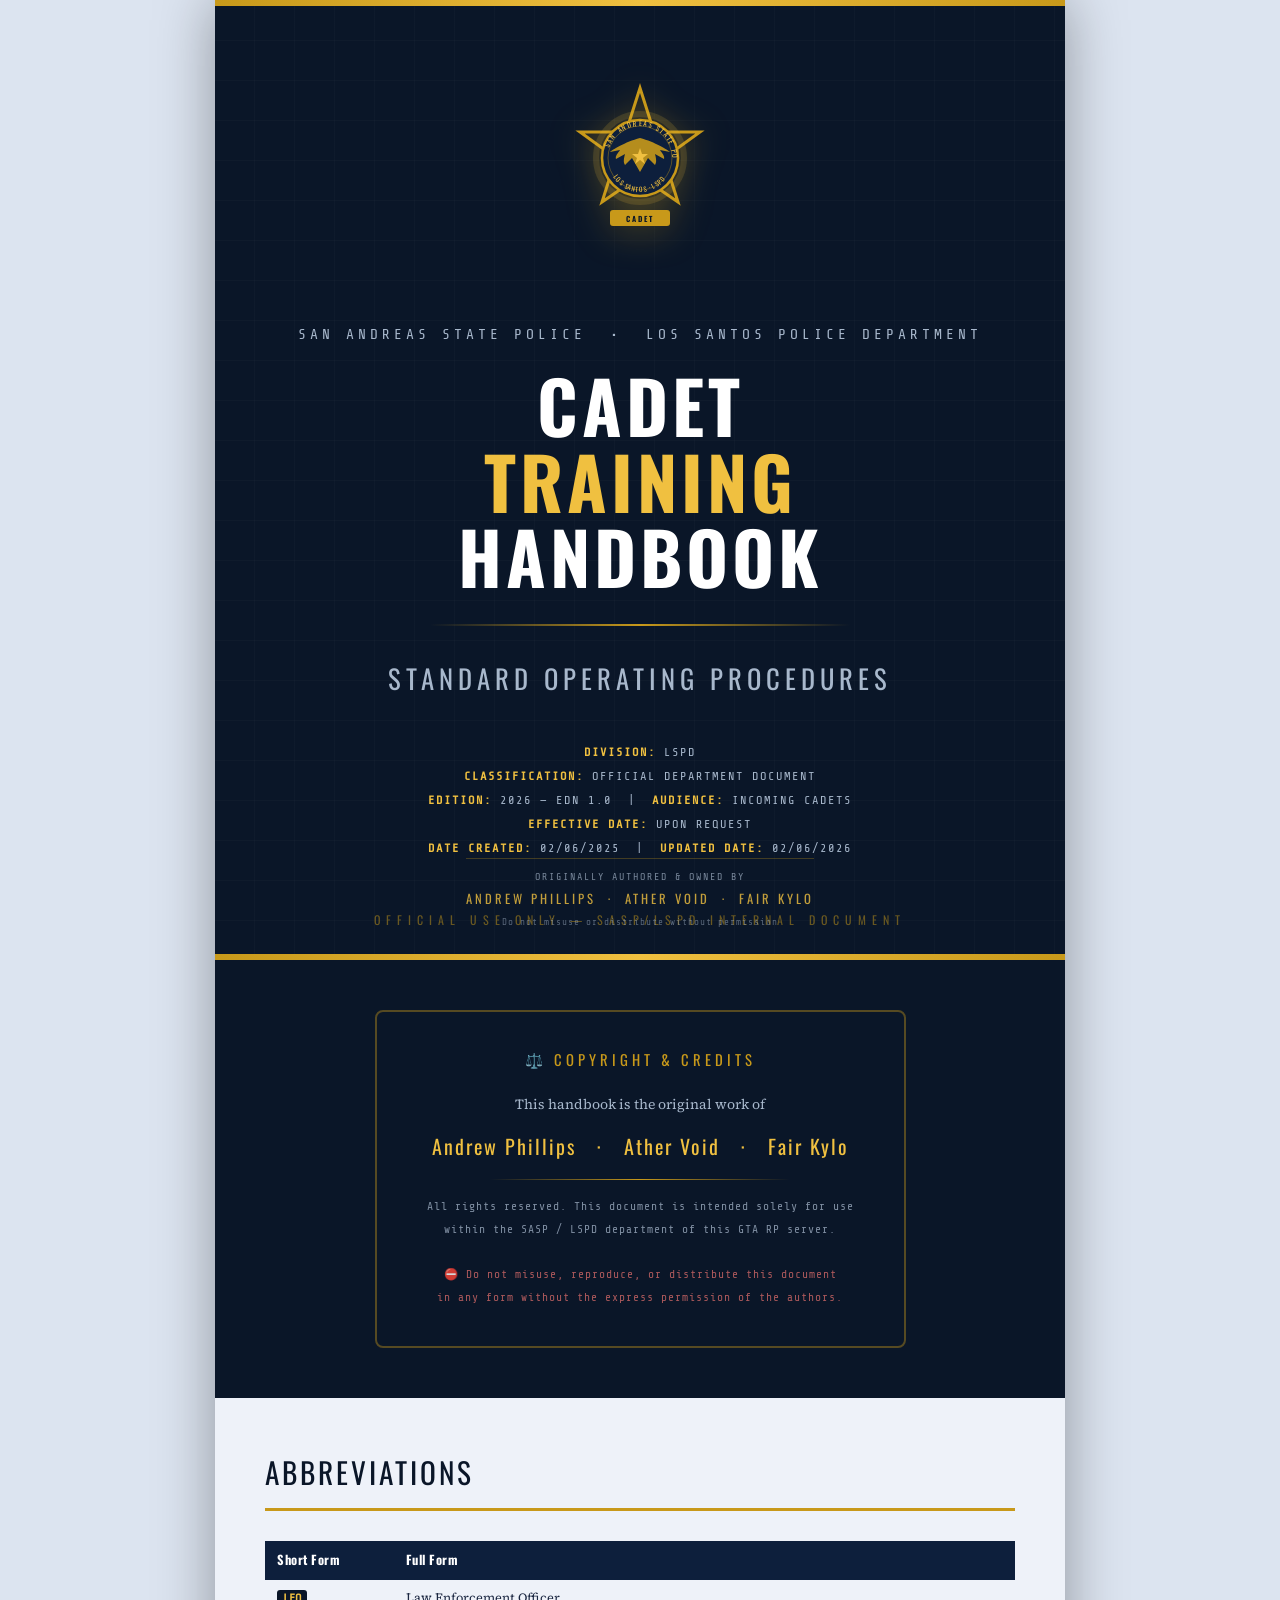
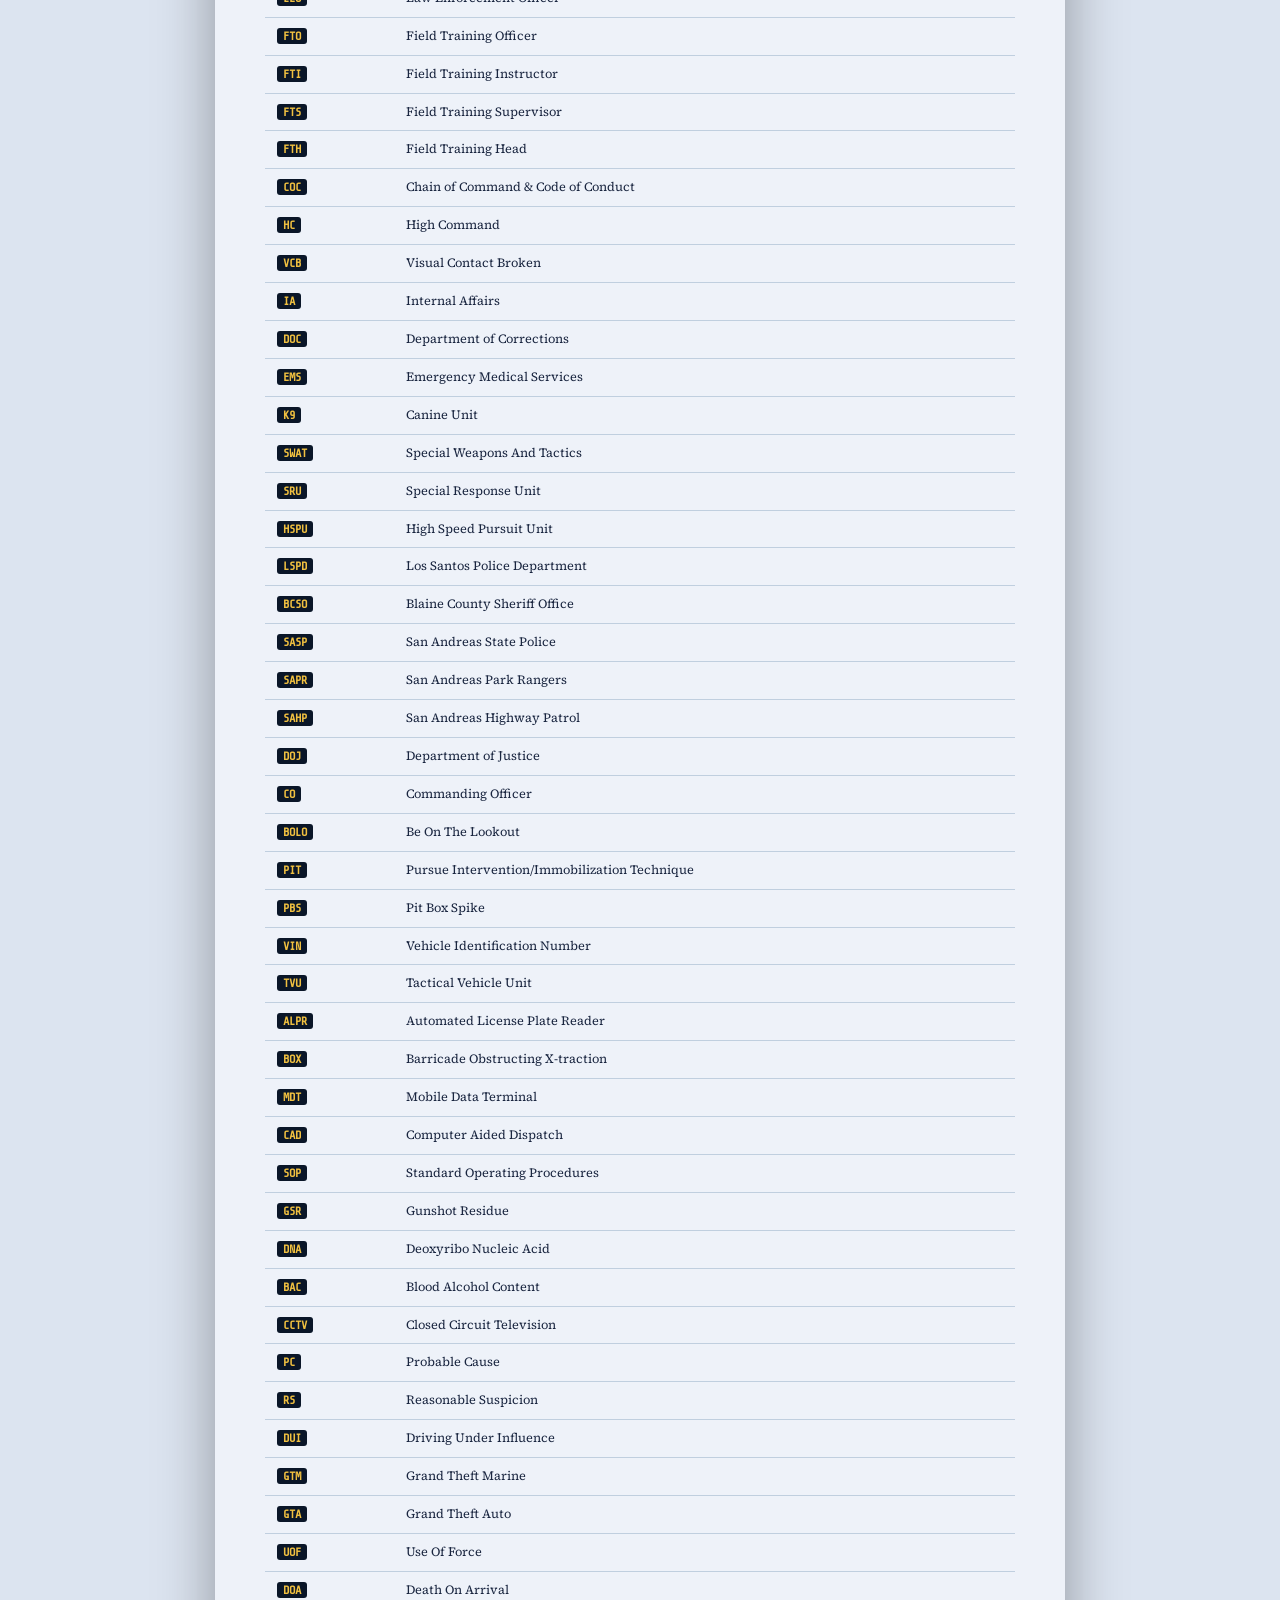
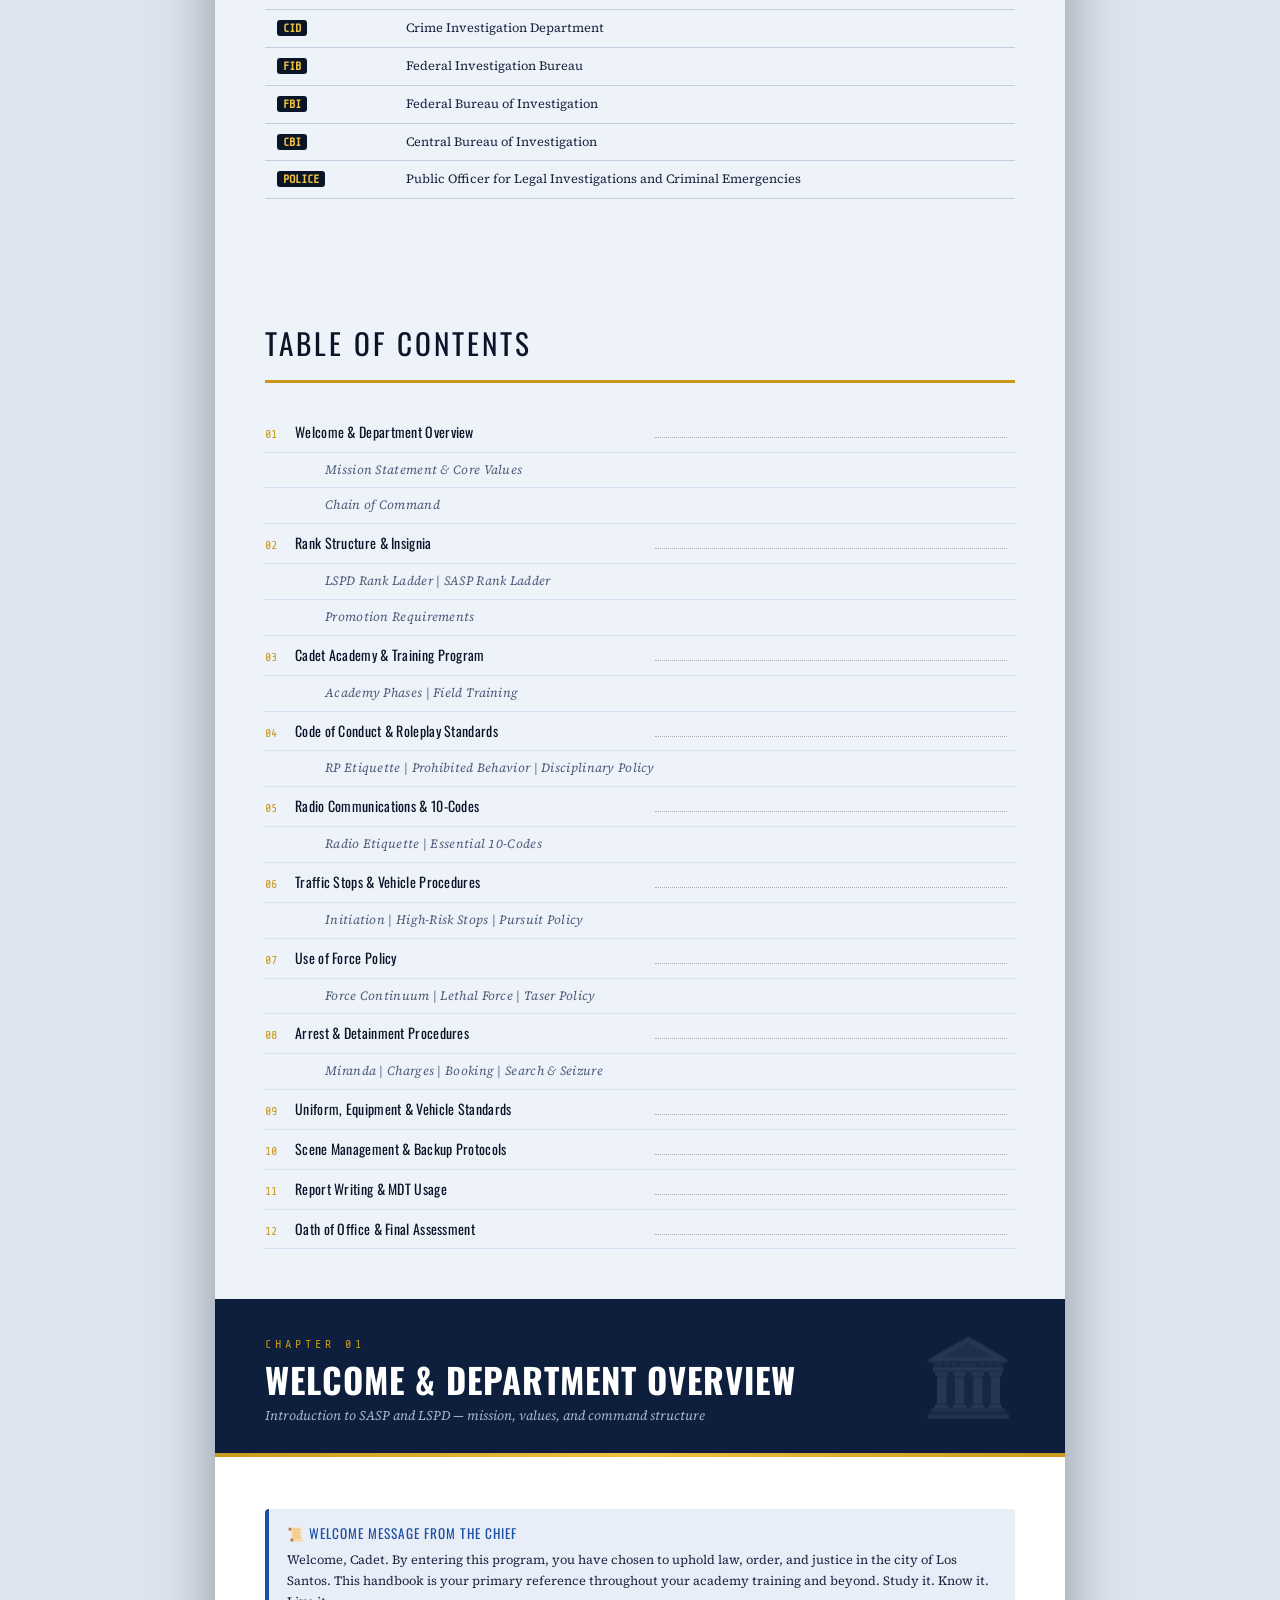
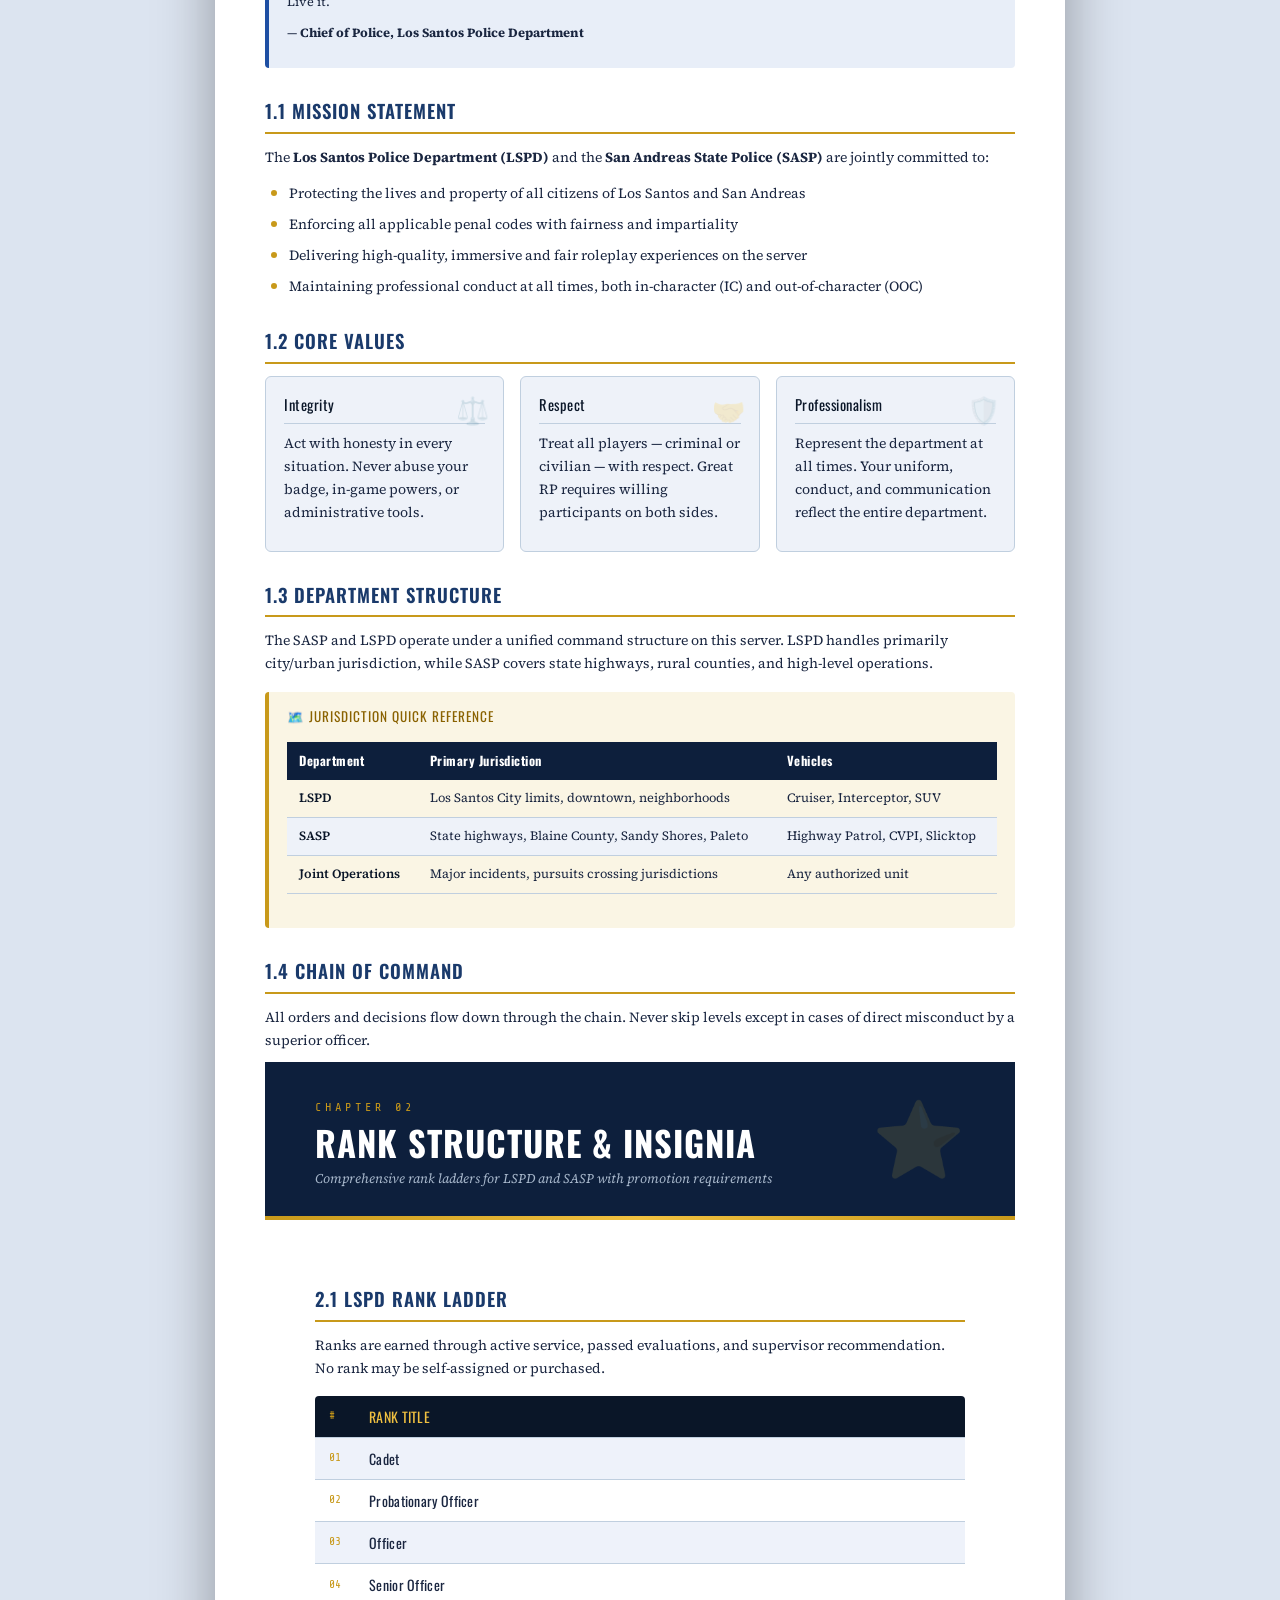
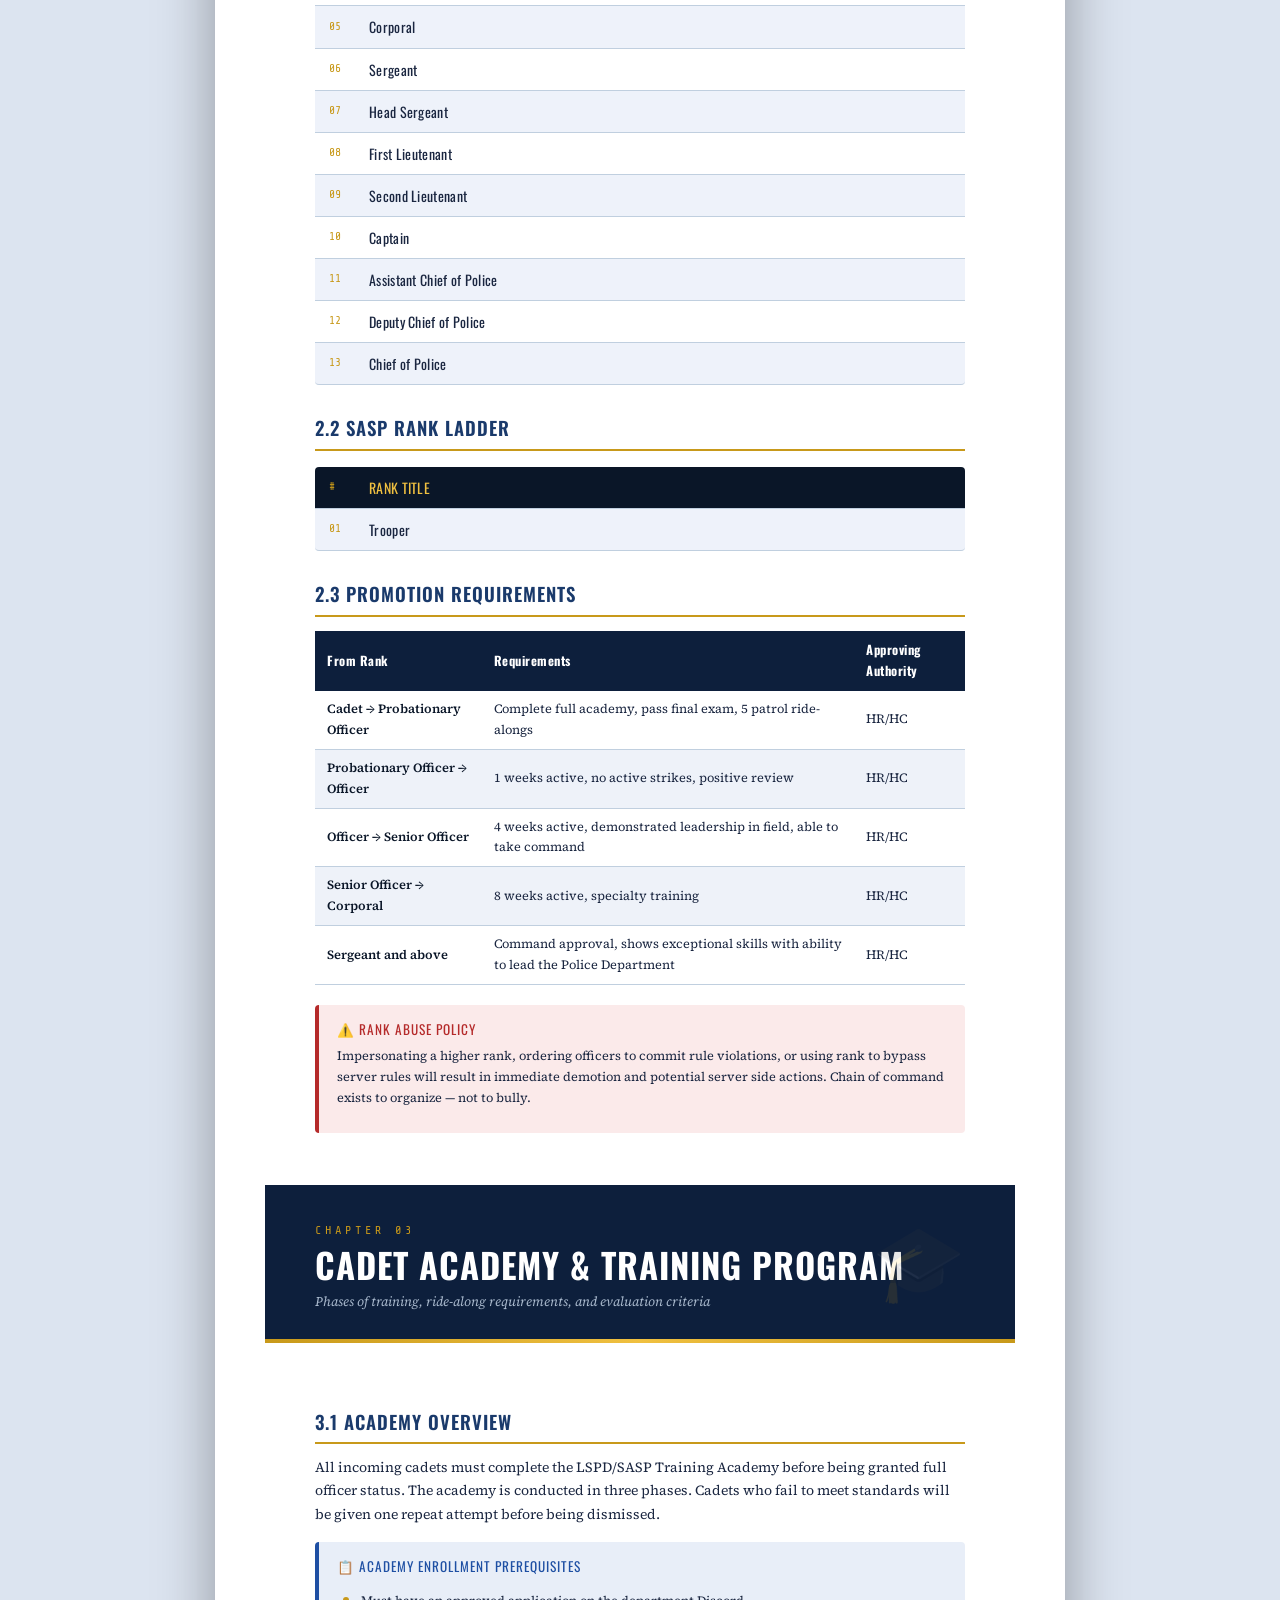
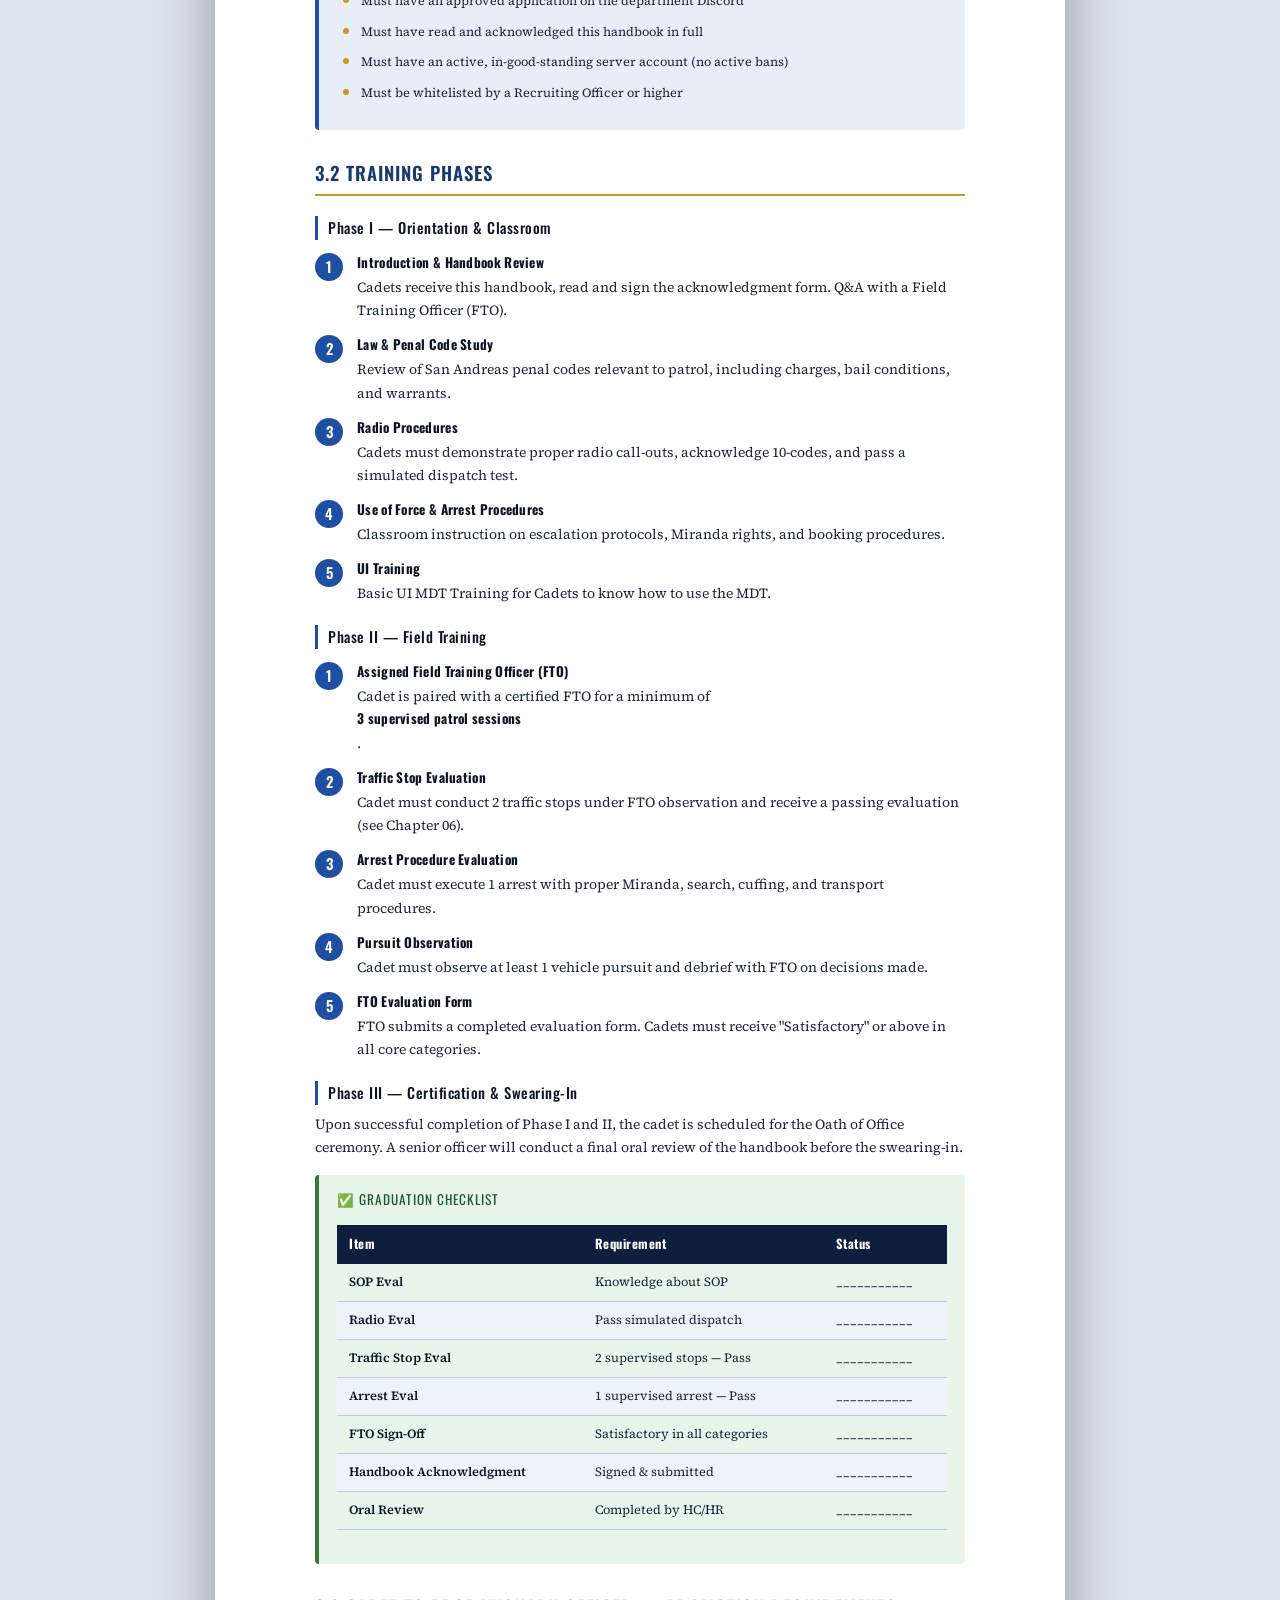
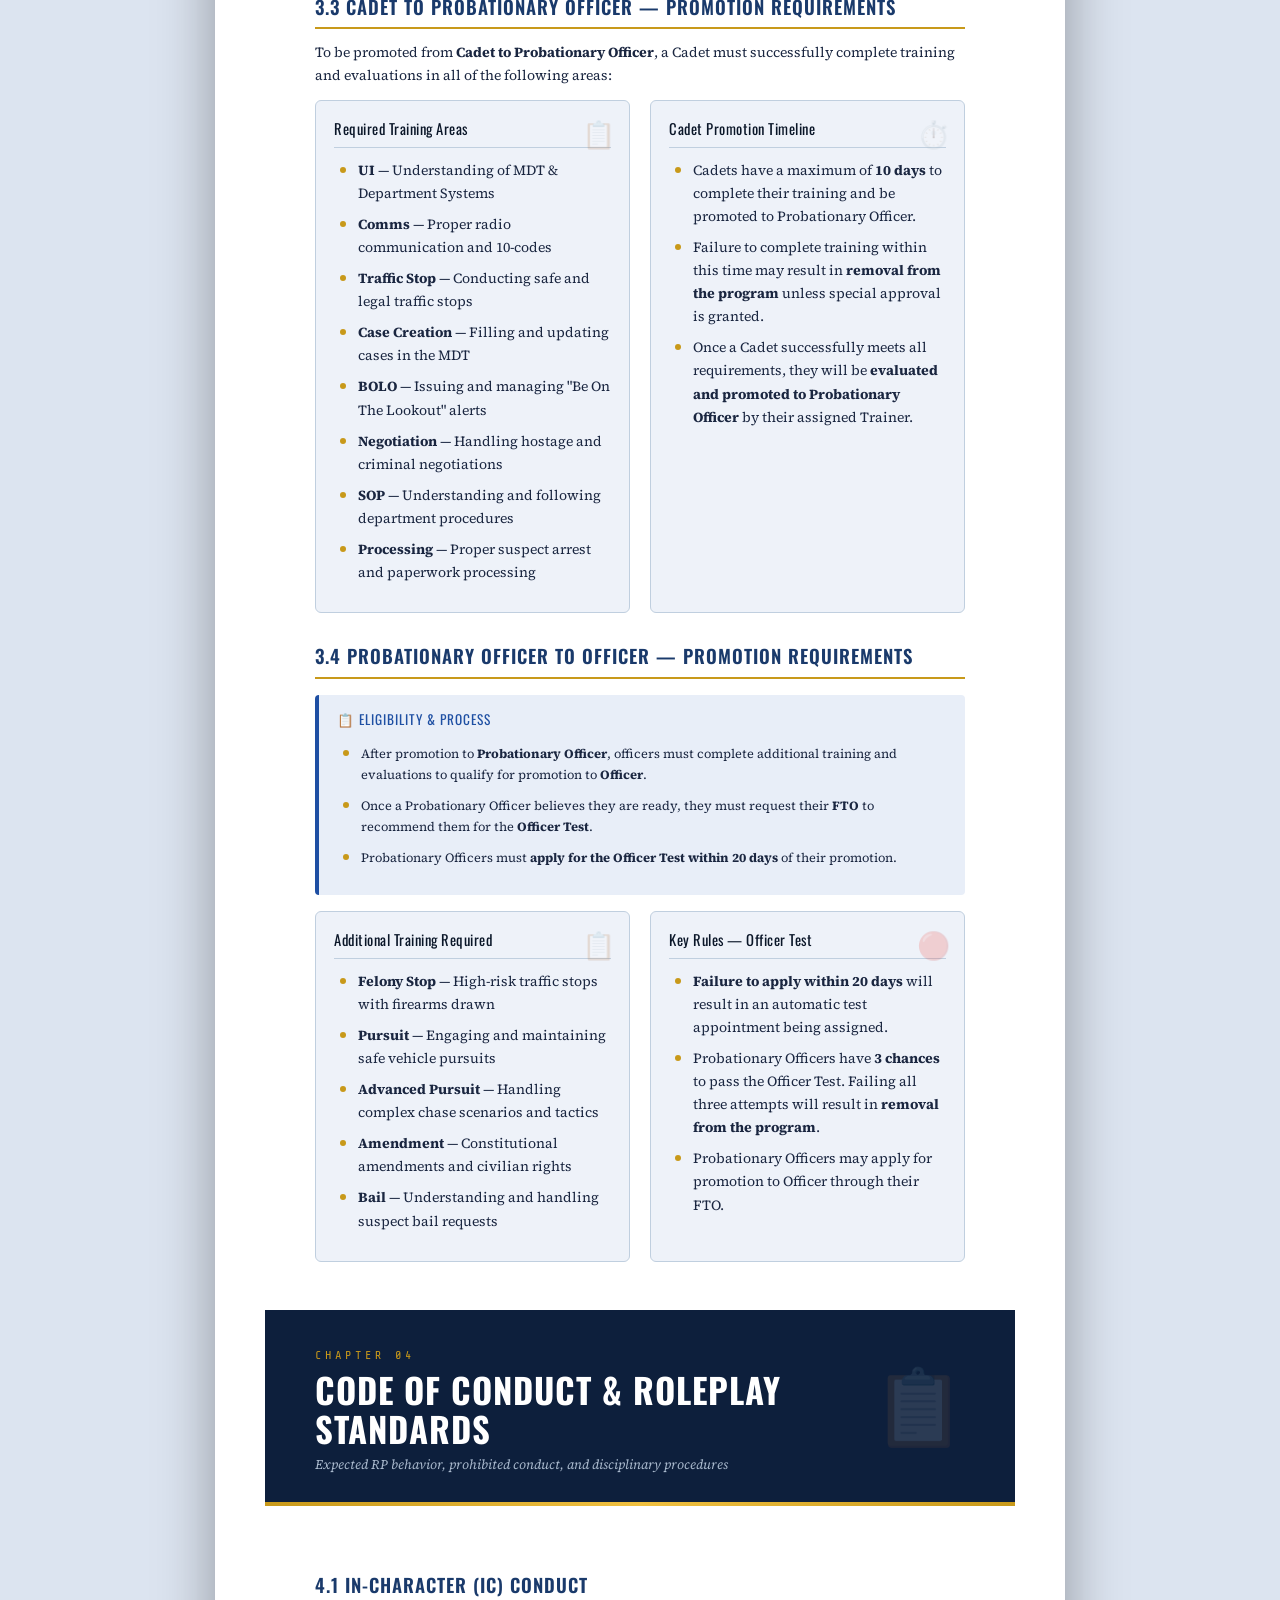
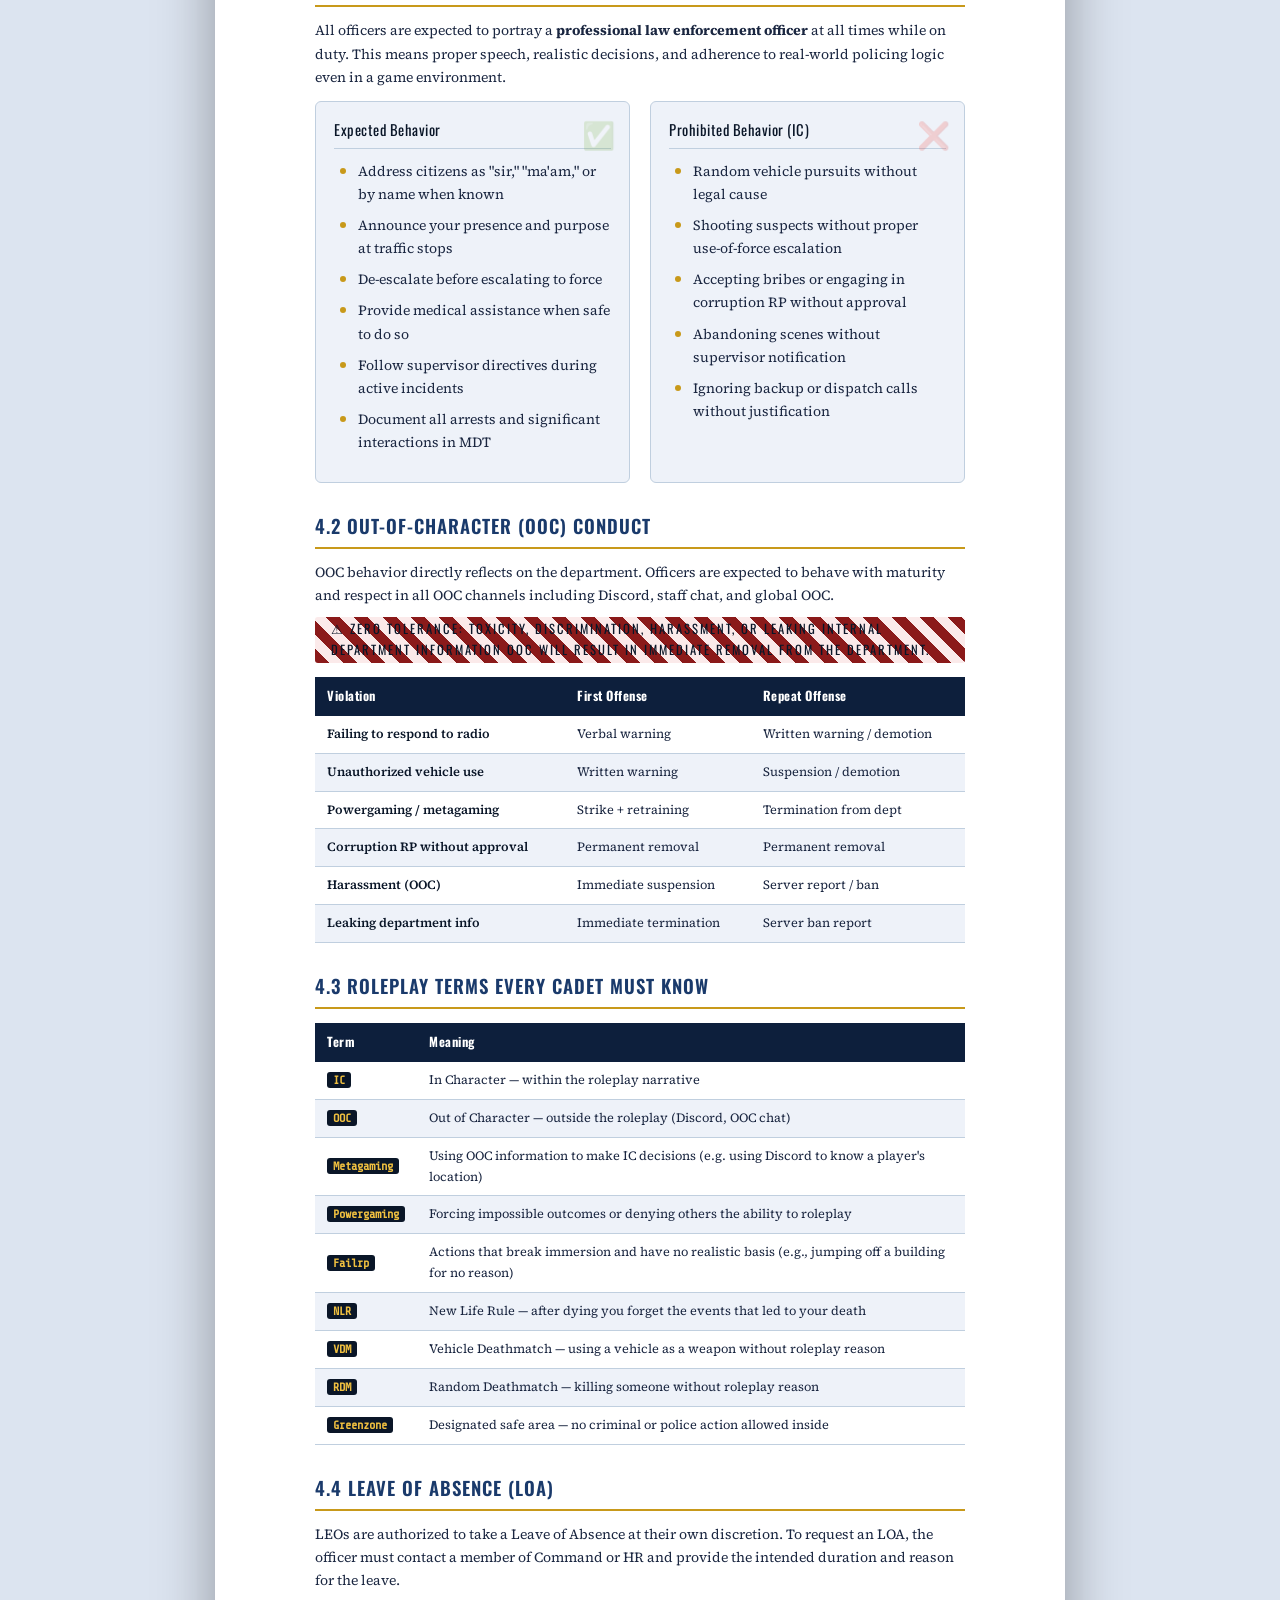
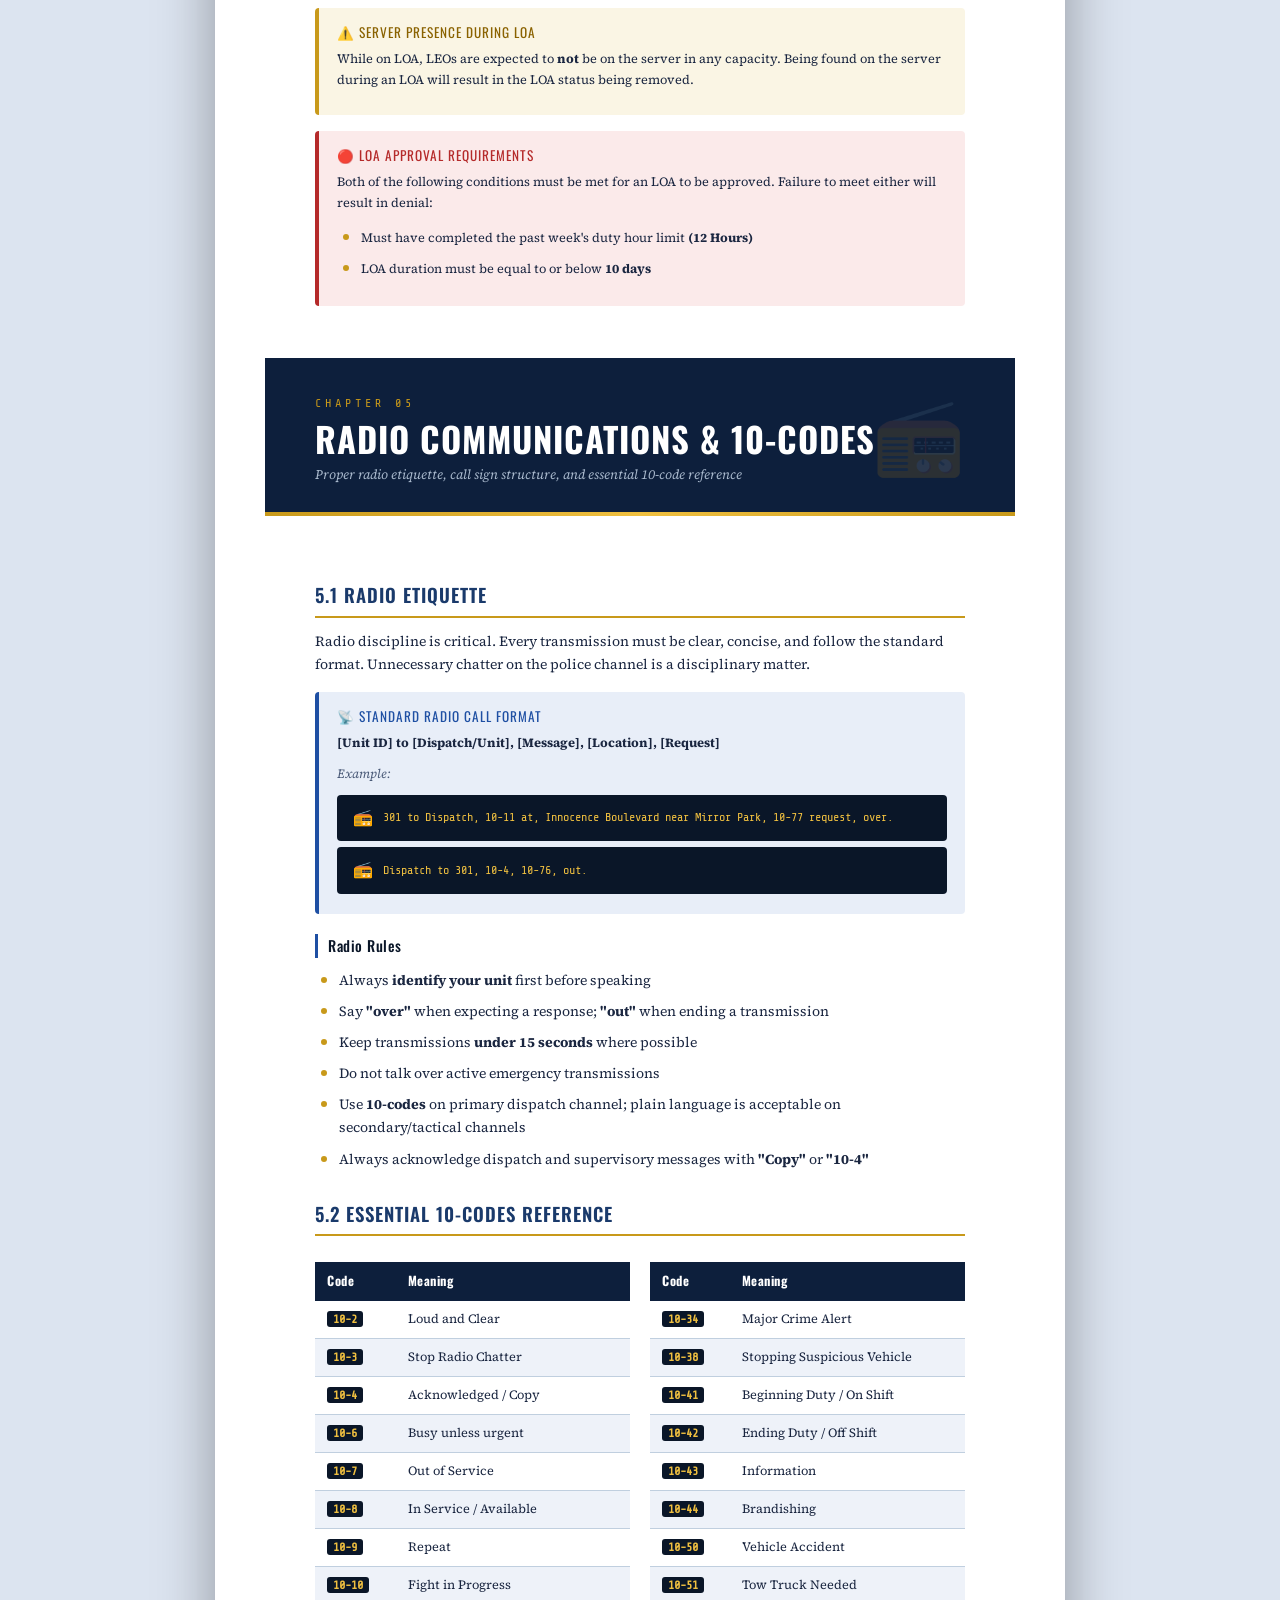
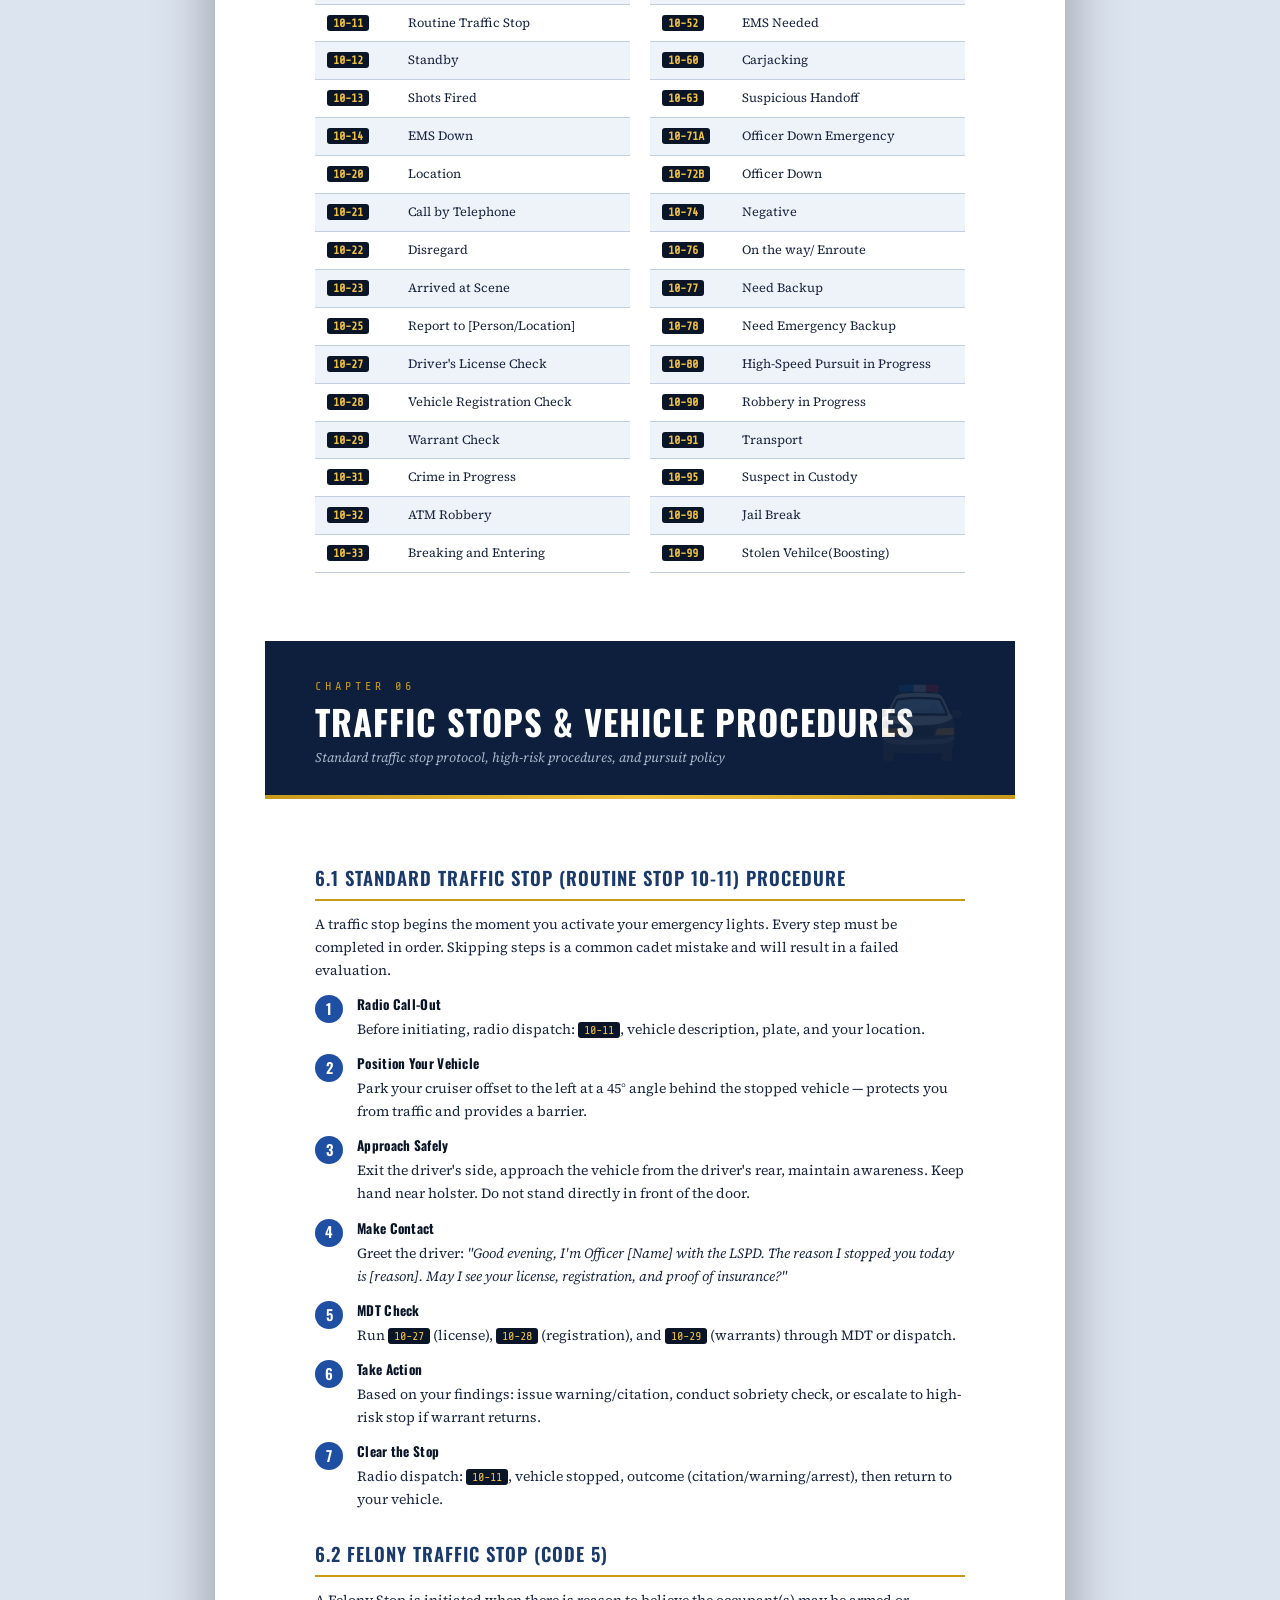
<file: lspd/cadethandbook.html>
<!DOCTYPE html>
<html lang="en">
<head>
<meta charset="UTF-8">
<meta name="viewport" content="width=device-width, initial-scale=1.0">
<title>SASP / LSPD Cadet Handbook — GTA RP Server</title>
<style>
  @import url('https://fonts.googleapis.com/css2?family=Oswald:wght@400;500;600;700&family=Source+Serif+4:ital,wght@0,300;0,400;0,600;1,400&family=Share+Tech+Mono&display=swap');

  :root {
    --navy:    #0a1628;
    --dark:    #0d1f3c;
    --blue:    #1a3a6b;
    --royal:   #1e4fa3;
    --gold:    #c8991a;
    --gold-lt: #f0c040;
    --silver:  #a8b8cc;
    --white:   #f5f8ff;
    --text:    #1a2640;
    --muted:   #4a5a78;
    --danger:  #8b1a1a;
    --green:   #1a5a2a;
    --light-bg:#eef2f9;
    --border:  #c0cfdf;
  }

  * { box-sizing: border-box; margin: 0; padding: 0; }

  body {
    font-family: 'Source Serif 4', Georgia, serif;
    background: #dce4f0;
    color: var(--text);
    font-size: 10.5pt;
    line-height: 1.65;
  }

  /* ── PAGE WRAPPER ── */
  .page {
    width: 100%;
    max-width: 850px;
    margin: 0 auto;
    background: white;
    box-shadow: 0 0 60px rgba(0,0,0,.35);
  }

  /* ══ COVER PAGE ══ */
  .cover {
    background: var(--navy);
    color: white;
    min-height: 100vh;
    display: flex;
    flex-direction: column;
    align-items: center;
    justify-content: center;
    position: relative;
    overflow: hidden;
    padding: 80px 40px 100px;
    gap: 8px;
  }
  .cover::before {
    content: '';
    position: absolute;
    inset: 0;
    background:
      repeating-linear-gradient(0deg, transparent, transparent 39px, rgba(255,255,255,.04) 40px),
      repeating-linear-gradient(90deg, transparent, transparent 39px, rgba(255,255,255,.04) 40px);
  }
  .cover::after {
    content: '';
    position: absolute;
    bottom: 0; left: 0; right: 0;
    height: 6px;
    background: linear-gradient(90deg, var(--gold), var(--gold-lt), var(--gold));
  }
  .cover-stripe {
    position: absolute;
    top: 0; left: 0; right: 0;
    height: 6px;
    background: linear-gradient(90deg, var(--gold), var(--gold-lt), var(--gold));
  }

  /* Badge SVG wrapper */
  .badge-wrap { position: relative; z-index: 2; margin-bottom: 28px; }

  .cover-subtitle-top {
    font-family: 'Share Tech Mono', monospace;
    font-size: 11pt;
    letter-spacing: 4px;
    color: var(--silver);
    text-transform: uppercase;
    margin-bottom: 12px;
    position: relative; z-index: 2;
  }
  .cover-title {
    font-family: 'Oswald', sans-serif;
    font-size: 54pt;
    font-weight: 700;
    letter-spacing: 4px;
    text-transform: uppercase;
    color: white;
    text-align: center;
    line-height: 1.05;
    position: relative; z-index: 2;
  }
  .cover-title span { color: var(--gold-lt); }
  .cover-divider {
    width: min(420px, 80%);
    height: 2px;
    background: linear-gradient(90deg, transparent, var(--gold), transparent);
    margin: 22px auto;
    position: relative; z-index: 2;
  }
  .cover-doc-title {
    font-family: 'Oswald', sans-serif;
    font-size: 20pt;
    letter-spacing: 5px;
    text-transform: uppercase;
    color: var(--silver);
    text-align: center;
    position: relative; z-index: 2;
  }
  .cover-meta {
    margin-top: 32px;
    font-family: 'Share Tech Mono', monospace;
    font-size: 9pt;
    color: var(--silver);
    text-align: center;
    letter-spacing: 2px;
    line-height: 2;
    position: relative; z-index: 2;
  }
  .cover-meta strong { color: var(--gold-lt); }
  .cover-classified {
    position: absolute;
    bottom: 30px;
    font-family: 'Oswald', sans-serif;
    font-size: 9pt;
    letter-spacing: 6px;
    color: rgba(200,153,26,.5);
    text-transform: uppercase;
    z-index: 2;
  }

  /* ══ SECTION / CHAPTER STRUCTURE ══ */
  .toc-page, .chapter, .section-page { page-break-before: always; }

  /* Chapter header banner */
  .ch-header {
    background: var(--dark);
    color: white;
    padding: 36px 50px 30px;
    position: relative;
    overflow: hidden;
  }
  .ch-header::after {
    content: '';
    position: absolute;
    bottom: 0; left: 0; right: 0;
    height: 4px;
    background: linear-gradient(90deg, var(--gold), var(--gold-lt), var(--gold));
  }
  .ch-num {
    font-family: 'Share Tech Mono', monospace;
    font-size: 9pt;
    letter-spacing: 4px;
    color: var(--gold);
    margin-bottom: 6px;
  }
  .ch-title {
    font-family: 'Oswald', sans-serif;
    font-size: 26pt;
    font-weight: 700;
    text-transform: uppercase;
    letter-spacing: 1px;
    line-height: 1.1;
  }
  .ch-desc {
    color: var(--silver);
    margin-top: 6px;
    font-size: 10pt;
    font-style: italic;
  }
  .ch-icon {
    position: absolute;
    right: 50px;
    top: 50%;
    transform: translateY(-50%);
    font-size: 56pt;
    opacity: .12;
  }

  /* Body content area */
  .ch-body { padding: 36px 50px; }

  /* ── Heading styles ── */
  h2 {
    font-family: 'Oswald', sans-serif;
    font-size: 14pt;
    font-weight: 600;
    text-transform: uppercase;
    letter-spacing: 1px;
    color: var(--blue);
    border-bottom: 2px solid var(--gold);
    padding-bottom: 5px;
    margin: 28px 0 12px;
  }
  h3 {
    font-family: 'Oswald', sans-serif;
    font-size: 11pt;
    font-weight: 500;
    color: var(--navy);
    margin: 20px 0 8px;
    letter-spacing: .5px;
    padding-left: 10px;
    border-left: 3px solid var(--royal);
  }
  h4 {
    font-family: 'Oswald', sans-serif;
    font-size: 10pt;
    color: var(--muted);
    margin: 14px 0 6px;
    letter-spacing: 1px;
    text-transform: uppercase;
  }
  p { margin-bottom: 10px; }

  /* ── Lists ── */
  ul, ol { margin: 8px 0 12px 24px; }
  li { margin-bottom: 5px; }
  ul li::marker { color: var(--gold); font-size: 12pt; }
  ol li::marker { color: var(--royal); font-weight: 600; }

  /* ── Info boxes ── */
  .box {
    border-radius: 4px;
    padding: 14px 18px;
    margin: 16px 0;
    font-size: 9.5pt;
  }
  .box-blue  { background: #e8eef8; border-left: 4px solid var(--royal); }
  .box-gold  { background: #faf5e4; border-left: 4px solid var(--gold); }
  .box-red   { background: #fbeaea; border-left: 4px solid #b52a2a; }
  .box-green { background: #e8f5eb; border-left: 4px solid #2e7d32; }
  .box-title { font-family: 'Oswald', sans-serif; font-size: 10pt; letter-spacing: 1px; text-transform: uppercase; margin-bottom: 5px; }
  .box-blue  .box-title { color: var(--royal); }
  .box-gold  .box-title { color: #8a6200; }
  .box-red   .box-title { color: #b52a2a; }
  .box-green .box-title { color: var(--green); }

  /* ── Tables ── */
  table { width: 100%; border-collapse: collapse; margin: 14px 0 20px; font-size: 9.5pt; }
  thead tr { background: var(--dark); color: white; }
  thead th { font-family: 'Oswald', sans-serif; font-size: 9.5pt; letter-spacing: .5px; padding: 9px 12px; text-align: left; }
  tbody tr:nth-child(even) { background: var(--light-bg); }
  tbody tr:hover { background: #dce8f8; }
  td { padding: 8px 12px; border-bottom: 1px solid var(--border); }
  td:first-child { font-weight: 600; color: var(--navy); }

  /* ── Code / Radio ── */
  code {
    font-family: 'Share Tech Mono', monospace;
    background: var(--navy);
    color: var(--gold-lt);
    padding: 1px 6px;
    border-radius: 3px;
    font-size: 9pt;
  }

  /* ── Rank Badge Chip ── */
  .rank-chip {
    display: inline-flex;
    align-items: center;
    gap: 7px;
    background: var(--navy);
    color: white;
    padding: 4px 12px;
    border-radius: 3px;
    font-family: 'Oswald', sans-serif;
    font-size: 9.5pt;
    letter-spacing: .5px;
    margin: 3px 4px;
    border: 1px solid var(--royal);
  }
  .rank-chip .dot { width: 8px; height: 8px; border-radius: 50%; background: var(--gold-lt); }

  /* ── Step boxes ── */
  .steps { counter-reset: step; margin: 12px 0; }
  .step {
    display: flex;
    gap: 14px;
    align-items: flex-start;
    margin-bottom: 12px;
  }
  .step-num {
    flex-shrink: 0;
    width: 28px; height: 28px;
    background: var(--royal);
    color: white;
    border-radius: 50%;
    font-family: 'Oswald', sans-serif;
    font-size: 11pt;
    font-weight: 600;
    display: flex;
    align-items: center;
    justify-content: center;
    margin-top: 1px;
  }
  .step-body strong { display: block; font-family: 'Oswald', sans-serif; font-size: 10pt; color: var(--navy); margin-bottom: 2px; letter-spacing: .3px; }

  /* ── Two-column layout ── */
  .two-col { display: grid; grid-template-columns: 1fr 1fr; gap: 20px; margin: 12px 0; }
  .three-col { display: grid; grid-template-columns: 1fr 1fr 1fr; gap: 16px; margin: 12px 0; }

  /* ── Visual Infographic Cards ── */
  .card {
    background: var(--light-bg);
    border: 1px solid var(--border);
    border-radius: 6px;
    padding: 16px 18px;
    position: relative;
  }
  .card-title {
    font-family: 'Oswald', sans-serif;
    font-size: 11pt;
    color: var(--navy);
    margin-bottom: 8px;
    padding-bottom: 6px;
    border-bottom: 1px solid var(--border);
    letter-spacing: .5px;
  }
  .card-icon {
    position: absolute;
    top: 12px; right: 14px;
    font-size: 20pt;
    opacity: .2;
  }

  /* ── Rank Ladder ── */
  .rank-ladder { margin: 16px 0; }
  .rank-row {
    display: flex;
    align-items: center;
    padding: 9px 14px;
    border-bottom: 1px solid var(--border);
    gap: 14px;
  }
  .rank-row:first-child { background: var(--navy); color: white; border-radius: 4px 4px 0 0; }
  .rank-row:last-child { border-radius: 0 0 4px 4px; }
  .rank-row:nth-child(even) { background: #eef2fa; }
  .rank-num { font-family: 'Share Tech Mono', monospace; font-size: 8.5pt; color: var(--gold); min-width: 26px; }
  .rank-title-col { font-family: 'Oswald', sans-serif; font-size: 10.5pt; flex: 1; letter-spacing: .3px; }
  .rank-row:first-child .rank-title-col { color: var(--gold-lt); }
  .rank-abbr { font-family: 'Share Tech Mono', monospace; font-size: 8.5pt; color: var(--muted); min-width: 50px; }
  .rank-stars { color: var(--gold); font-size: 9pt; min-width: 70px; text-align: right; }

  /* ── Signal callout ── */
  .signal {
    background: var(--navy);
    color: var(--gold-lt);
    font-family: 'Share Tech Mono', monospace;
    padding: 10px 16px;
    border-radius: 4px;
    font-size: 9pt;
    margin: 6px 0;
    display: flex;
    align-items: center;
    gap: 10px;
  }
  .signal::before { content: '📻'; font-size: 12pt; }

  /* ── Page footer ── */
  .doc-footer {
    background: var(--navy);
    color: var(--silver);
    padding: 14px 50px;
    display: flex;
    justify-content: space-between;
    align-items: center;
    font-family: 'Share Tech Mono', monospace;
    font-size: 8pt;
    letter-spacing: 1px;
    margin-top: 40px;
    border-top: 3px solid var(--gold);
  }
  .doc-footer span { color: var(--gold); }

  /* ── TOC ── */
  .toc-page { background: var(--light-bg); min-height: 400px; padding: 50px; }
  .toc-header {
    font-family: 'Oswald', sans-serif;
    font-size: 22pt;
    color: var(--navy);
    text-transform: uppercase;
    letter-spacing: 3px;
    border-bottom: 3px solid var(--gold);
    padding-bottom: 12px;
    margin-bottom: 30px;
  }
  .toc-entry {
    display: flex;
    align-items: baseline;
    gap: 0;
    padding: 7px 0;
    border-bottom: 1px dotted var(--border);
  }
  .toc-num { font-family: 'Share Tech Mono', monospace; font-size: 9pt; color: var(--gold); min-width: 30px; }
  .toc-name { font-family: 'Oswald', sans-serif; font-size: 10.5pt; color: var(--navy); flex: 1; letter-spacing: .3px; }
  .toc-dots { flex: 1; border-bottom: 1px dotted #aaa; margin: 0 8px 3px; }
  .toc-sub { padding-left: 30px; }
  .toc-sub .toc-name { font-family: 'Source Serif 4', serif; font-size: 9.5pt; font-style: italic; color: var(--muted); }

  /* ── Uniform diagram SVG ── */
  .infographic-block {
    background: var(--navy);
    border-radius: 6px;
    padding: 24px;
    color: white;
    margin: 16px 0;
    text-align: center;
  }
  .infographic-block h4 { color: var(--gold-lt); letter-spacing: 3px; margin-bottom: 16px; }

  /* ── Warning stripe ── */
  .warning-stripe {
    background: repeating-linear-gradient(
      45deg, #8b1a1a 0px, #8b1a1a 10px,
      #fbeaea 10px, #fbeaea 20px
    );
    padding: 2px 16px;
    font-family: 'Oswald', sans-serif;
    font-size: 9.5pt;
    letter-spacing: 2px;
    text-transform: uppercase;
    color: var(--navy);
    background-color: #fbeaea;
    border-radius: 3px;
    margin: 8px 0;
  }

  /* ══ SVG Badge ══ */
  .badge-svg { filter: drop-shadow(0 4px 18px rgba(200,153,26,.4)); }

  @media print {
    body { background: white; }
    .page { box-shadow: none; width: 100%; }
    .ch-header, .cover { -webkit-print-color-adjust: exact; print-color-adjust: exact; }
  }

  /* ══════════════════════════════════════════
     RESPONSIVE — TABLET (max 900px)
  ══════════════════════════════════════════ */
  @media (max-width: 900px) {
    body { font-size: 10pt; }

    .page {
      width: 100%;
      margin: 0;
      box-shadow: none;
    }

    .cover {
      min-height: unset;
      padding: 40px 24px 80px;
    }
    .cover-title { font-size: 32pt; }
    .cover-divider { width: 280px; }
    .cover-doc-title { font-size: 14pt; letter-spacing: 3px; }
    .cover-meta { font-size: 8pt; }
    .ch-icon { font-size: 38pt; right: 24px; }

    .ch-header { padding: 24px 28px 20px; }
    .ch-title { font-size: 20pt; }
    .ch-body { padding: 24px 28px; }

    .two-col { grid-template-columns: 1fr 1fr; gap: 14px; }
    .three-col { grid-template-columns: 1fr 1fr; gap: 14px; }

    .toc-page { padding: 30px 24px; }
    .infographic-block { overflow-x: auto; }
    .infographic-block svg { min-width: 500px; }

    table { font-size: 9pt; }
    th, td { padding: 7px 10px; }

    .box { padding: 14px 16px; }
    .steps { margin: 8px 0; }
  }

  /* ══════════════════════════════════════════
     RESPONSIVE — MOBILE (max 600px)
  ══════════════════════════════════════════ */
  @media (max-width: 600px) {
    body { font-size: 9.5pt; line-height: 1.6; }

    .page { width: 100%; margin: 0; box-shadow: none; border-radius: 0; }

    /* Cover */
    .cover { padding: 32px 18px 90px; min-height: unset; }
    .cover-subtitle-top { font-size: 8pt; letter-spacing: 2px; }
    .cover-title { font-size: 24pt; letter-spacing: 1px; }
    .cover-divider { width: 200px; margin: 16px auto; }
    .cover-doc-title { font-size: 11pt; letter-spacing: 2px; }
    .cover-meta { font-size: 7.5pt; line-height: 1.9; }
    .cover-classified { font-size: 7pt; letter-spacing: 3px; }
    .cover-stripe { height: 4px; }

    /* Chapter headers */
    .ch-header { padding: 18px 18px 16px; }
    .ch-num { font-size: 8pt; letter-spacing: 2px; }
    .ch-title { font-size: 16pt; }
    .ch-desc { font-size: 9pt; }
    .ch-icon { display: none; }
    .ch-body { padding: 18px 18px; }

    /* Headings */
    h2 { font-size: 11pt; margin: 20px 0 8px; }
    h3 { font-size: 10pt; }

    /* Grid layouts — stack to single column */
    .two-col,
    .three-col {
      grid-template-columns: 1fr;
      gap: 12px;
    }

    /* Cards */
    .card { padding: 14px; }
    .card-title { font-size: 10pt; }
    .card-icon { font-size: 20pt; }

    /* Tables — make scrollable */
    table { font-size: 8.5pt; display: block; overflow-x: auto; white-space: nowrap; -webkit-overflow-scrolling: touch; }
    th, td { padding: 6px 10px; white-space: normal; }
    /* Tables with fewer cols can wrap normally */
    table.no-scroll { display: table; white-space: normal; }

    /* Steps */
    .step { padding: 8px 0; }
    .step-num { width: 24px; height: 24px; font-size: 9pt; flex-shrink: 0; }
    .step-body { font-size: 9pt; }

    /* Boxes */
    .box { padding: 12px 14px; margin: 10px 0; }
    .box-title { font-size: 9.5pt; }

    /* TOC */
    .toc-page { padding: 20px 16px; min-height: unset; }
    .toc-header { font-size: 14pt; letter-spacing: 2px; margin-bottom: 16px; }
    .toc-entry { font-size: 9pt; padding: 5px 0; }
    .toc-dots { display: none; }
    .toc-sub { padding-left: 16px; }

    /* Warning stripe */
    .warning-stripe { font-size: 8.5pt; padding: 10px 12px; }

    /* Rank ladder */
    .rank-row { padding: 8px 10px; font-size: 9pt; }
    .rank-abbr, .rank-stars { display: none; }

    /* Footer */
    .doc-footer { font-size: 7pt; padding: 8px 16px; flex-direction: column; gap: 2px; text-align: center; }

    /* SVG / infographics — scroll container */
    .infographic-block { overflow-x: auto; -webkit-overflow-scrolling: touch; padding: 12px; }
    .infographic-block svg { min-width: 480px; }

    /* Inline flex pursuit code cards — stack */
    div[style*="display:flex"][style*="gap:12px"] {
      flex-direction: column !important;
    }

    /* Miranda / detention visual inline flex — stack */
    div[style*="display:flex"][style*="gap:0"] {
      flex-direction: column !important;
      border-radius: 8px;
    }
    div[style*="display:flex"][style*="gap:0"] > div[style*="width:4px"] {
      width: 100% !important;
      height: 4px !important;
    }

    /* Cover credits absolute bottom — adjust */
    div[style*="position: absolute; bottom: 28px"] {
      position: relative !important;
      bottom: auto !important;
      margin-top: 24px;
    }

    /* Code signals */
    .signal { font-size: 8pt; padding: 10px 12px; }

    /* Paragraph spacing */
    p { margin-bottom: 8px; }
    ul, ol { padding-left: 18px; }
    li { margin-bottom: 4px; }
  }

  /* ══════════════════════════════════════════
     RESPONSIVE — SMALL MOBILE (max 400px)
  ══════════════════════════════════════════ */
  @media (max-width: 400px) {
    .cover-title { font-size: 20pt; }
    .ch-title { font-size: 14pt; }
    h2 { font-size: 10.5pt; }
    .ch-body { padding: 14px; }
    .ch-header { padding: 14px; }
    .toc-page { padding: 16px 12px; }
  }
</style>
</head>
<body>
<div class="page">

<!-- ═══════════════════════════════════════════════
     COVER PAGE
════════════════════════════════════════════════════ -->
<div class="cover">
  <div class="cover-stripe"></div>

  <!-- Police Badge SVG -->
  <div class="badge-wrap">
    <svg class="badge-svg" width="180" height="200" viewBox="0 0 180 200" xmlns="http://www.w3.org/2000/svg">
      <!-- Outer star shape -->
      <polygon points="90,8 104,52 150,52 114,78 128,122 90,96 52,122 66,78 30,52 76,52"
        fill="none" stroke="#c8991a" stroke-width="3"/>
      <polygon points="90,8 104,52 150,52 114,78 128,122 90,96 52,122 66,78 30,52 76,52"
        fill="rgba(200,153,26,0.08)"/>
      <!-- Inner circle -->
      <circle cx="90" cy="78" r="38" fill="var(--dark)" stroke="#c8991a" stroke-width="2.5"/>
      <circle cx="90" cy="78" r="32" fill="none" stroke="rgba(200,153,26,0.4)" stroke-width="1"/>
      <!-- Eagle silhouette (simple wings) -->
      <path d="M90 58 C75 62 62 70 60 72 L70 70 C68 73 65 76 66 79 L75 74 C74 78 73 82 75 85 L82 78 L90 92 L98 78 L105 85 C107 82 106 78 105 74 L114 79 C115 76 112 73 110 70 L120 72 C118 70 105 62 90 58Z"
        fill="#c8991a" opacity="0.9"/>
      <!-- Badge text arc top -->
      <path id="arcTop" d="M 58 78 A 32 32 0 0 1 122 78" fill="none"/>
      <text font-family="Oswald,sans-serif" font-size="7" fill="#f0c040" letter-spacing="1.5">
        <textPath href="#arcTop" startOffset="10%">SAN ANDREAS STATE POLICE</textPath>
      </text>
      <!-- Badge text arc bottom -->
      <path id="arcBot" d="M 58 80 A 32 32 0 0 0 122 80" fill="none"/>
      <text font-family="Oswald,sans-serif" font-size="6.5" fill="#f0c040" letter-spacing="1">
        <textPath href="#arcBot" startOffset="18%">LOS SANTOS · LSPD</textPath>
      </text>
      <!-- Center star -->
      <polygon points="90,68 92,74 98,74 93,78 95,84 90,80 85,84 87,78 82,74 88,74"
        fill="#f0c040"/>
      <!-- Bottom ribbon -->
      <rect x="60" y="130" width="60" height="16" rx="3" fill="#c8991a"/>
      <text x="90" y="142" text-anchor="middle" font-family="Oswald,sans-serif" font-size="7.5" fill="#0a1628" letter-spacing="2" font-weight="700">CADET</text>
      <!-- Outer glow ring -->
      <circle cx="90" cy="78" r="44" fill="none" stroke="rgba(240,192,64,0.15)" stroke-width="6"/>
    </svg>
  </div>

  <div class="cover-subtitle-top">San Andreas State Police &nbsp;•&nbsp; Los Santos Police Department</div>
  <div class="cover-title">CADET<br><span>TRAINING</span><br>HANDBOOK</div>
  <div class="cover-divider"></div>
  <div class="cover-doc-title">Standard Operating Procedures</div>

  <div class="cover-meta">
    <strong>DIVISION:</strong> LSPD<br>
    <strong>CLASSIFICATION:</strong> OFFICIAL DEPARTMENT DOCUMENT<br>
    <strong>EDITION:</strong> 2026 — EDN 1.0 &nbsp;|&nbsp; <strong>AUDIENCE:</strong> INCOMING CADETS<br>
    <strong>EFFECTIVE DATE:</strong> UPON REQUEST<br>
    <strong>DATE CREATED:</strong> 02/06/2025 &nbsp;|&nbsp; <strong>UPDATED DATE:</strong> 02/06/2026<br>
  </div>

  <div class="cover-classified">OFFICIAL USE ONLY — SASP/LSPD INTERNAL DOCUMENT</div>

  <div style="position: absolute; bottom: 28px; left: 0; right: 0; text-align: center; z-index: 2;">
    <div style="display: inline-block; border-top: 1px solid rgba(200,153,26,0.3); padding-top: 10px;">
      <div style="font-family:'Share Tech Mono',monospace; font-size: 7.5pt; color: rgba(168,184,204,0.7); letter-spacing: 2px; text-transform: uppercase;">
        Originally Authored &amp; Owned by
      </div>
      <div style="font-family:'Oswald',sans-serif; font-size: 9.5pt; color: rgba(240,192,64,0.8); letter-spacing: 3px; text-transform: uppercase; margin-top: 4px;">
        Andrew Phillips &nbsp;·&nbsp; Ather Void &nbsp;·&nbsp; Fair Kylo
      </div>
      <div style="font-family:'Share Tech Mono',monospace; font-size: 7pt; color: rgba(168,184,204,0.5); letter-spacing: 1px; margin-top: 5px;">
        Do not misuse or distribute without permission
      </div>
    </div>
  </div>
</div>

<div class="toc-page" style="display:flex; flex-direction:column; align-items:center; justify-content:center; min-height:300px; background: var(--navy); text-align:center; padding: 50px;">
  <div style="border: 2px solid rgba(200,153,26,0.4); border-radius: 8px; padding: 36px 50px; max-width: 600px;">
    <div style="font-family:'Oswald',sans-serif; font-size:11pt; letter-spacing:4px; color:var(--gold); text-transform:uppercase; margin-bottom:18px;">⚖️ Copyright &amp; Credits</div>
    <div style="font-family:'Source Serif 4',serif; font-size:10.5pt; color: var(--silver); line-height:2;">
      This handbook is the original work of
    </div>
    <div style="font-family:'Oswald',sans-serif; font-size:15pt; color: var(--gold-lt); letter-spacing:2px; margin: 12px 0;">
      Andrew Phillips &nbsp;&nbsp;·&nbsp;&nbsp; Ather Void &nbsp;&nbsp;·&nbsp;&nbsp; Fair Kylo
    </div>
    <div style="width: 300px; height: 1px; background: linear-gradient(90deg, transparent, var(--gold), transparent); margin: 16px auto;"></div>
    <div style="font-family:'Share Tech Mono',monospace; font-size:8.5pt; color: rgba(168,184,204,0.75); line-height:2; letter-spacing:1px;">
      All rights reserved. This document is intended solely for use<br>
      within the SASP / LSPD department of this GTA RP server.<br><br>
      <span style="color: rgba(200,100,100,0.85);">⛔ Do not misuse, reproduce, or distribute this document<br>
      in any form without the express permission of the authors.</span>
    </div>
  </div>
</div>

<div class="toc-page">
  <div class="toc-header">Abbreviations</div>
    <table>
      <thead><tr><th>Short Form</th><th>Full Form</th></tr></thead>
      <tbody>
        <tr><td><code>LEO</code></td><td>Law Enforcement Officer</td></tr>
        <tr><td><code>FTO</code></td><td>Field Training Officer</td></tr>
        <tr><td><code>FTI</code></td><td>Field Training Instructor</td></tr>
        <tr><td><code>FTS</code></td><td>Field Training Supervisor</td></tr>
        <tr><td><code>FTH</code></td><td>Field Training Head</td></tr>
        <tr><td><code>COC</code></td><td>Chain of Command & Code of Conduct</td></tr>
        <tr><td><code>HC</code></td><td>High Command</td></tr>
        <tr><td><code>VCB</code></td><td>Visual Contact Broken</td></tr>
        <tr><td><code>IA</code></td><td>Internal Affairs</td></tr>
        <tr><td><code>DOC</code></td><td>Department of Corrections</td></tr>
        <tr><td><code>EMS</code></td><td>Emergency Medical Services</td></tr>
        <tr><td><code>K9</code></td><td>Canine Unit</td></tr>
        <tr><td><code>SWAT</code></td><td>Special Weapons And Tactics</td></tr>
        <tr><td><code>SRU</code></td><td>Special Response Unit</td></tr>
        <tr><td><code>HSPU</code></td><td>High Speed Pursuit Unit</td></tr>
        <tr><td><code>LSPD</code></td><td>Los Santos Police Department</td></tr>
        <tr><td><code>BCSO</code></td><td>Blaine County Sheriff Office</td></tr>
        <tr><td><code>SASP</code></td><td>San Andreas State Police</td></tr>
        <tr><td><code>SAPR</code></td><td>San Andreas Park Rangers</td></tr>
        <tr><td><code>SAHP</code></td><td>San Andreas Highway Patrol</td></tr>
        <tr><td><code>DOJ</code></td><td>Department of Justice</td></tr>
        <tr><td><code>CO</code></td><td>Commanding Officer</td></tr>
        <tr><td><code>BOLO</code></td><td>Be On The Lookout</td></tr>
        <tr><td><code>PIT</code></td><td>Pursue Intervention/Immobilization Technique</td></tr>
        <tr><td><code>PBS</code></td><td>Pit Box Spike</td></tr>
        <tr><td><code>VIN</code></td><td>Vehicle Identification Number</td></tr>
        <tr><td><code>TVU</code></td><td>Tactical Vehicle Unit</td></tr>
        <tr><td><code>ALPR</code></td><td>Automated License Plate Reader</td></tr>
        <tr><td><code>BOX</code></td><td>Barricade Obstructing X-traction</td></tr>
        <tr><td><code>MDT</code></td><td>Mobile Data Terminal</td></tr>
        <tr><td><code>CAD</code></td><td>Computer Aided Dispatch</td></tr>
        <tr><td><code>SOP</code></td><td>Standard Operating Procedures</td></tr>
        <tr><td><code>GSR</code></td><td>Gunshot Residue</td></tr>
        <tr><td><code>DNA</code></td><td>Deoxyribo Nucleic Acid</td></tr>
        <tr><td><code>BAC</code></td><td>Blood Alcohol Content</td></tr>
        <tr><td><code>CCTV</code></td><td>Closed Circuit Television</td></tr>
        <tr><td><code>PC</code></td><td>Probable Cause</td></tr>
        <tr><td><code>RS</code></td><td>Reasonable Suspicion</td></tr>
        <tr><td><code>DUI</code></td><td>Driving Under Influence</td></tr>
        <tr><td><code>GTM</code></td><td>Grand Theft Marine</td></tr>
        <tr><td><code>GTA</code></td><td>Grand Theft Auto</td></tr>
        <tr><td><code>UOF</code></td><td>Use Of Force</td></tr>
        <tr><td><code>DOA</code></td><td>Death On Arrival</td></tr>
        <tr><td><code>CID</code></td><td>Crime Investigation Department</td></tr>
        <tr><td><code>FIB</code></td><td>Federal Investigation Bureau</td></tr>
        <tr><td><code>FBI</code></td><td>Federal Bureau of Investigation</td></tr>
        <tr><td><code>CBI</code></td><td>Central Bureau of Investigation</td></tr>
        <tr><td><code>POLICE</code></td><td>Public Officer for Legal Investigations and Criminal Emergencies</td></tr>
      </tbody>
    </table>
  </div>


<!-- ═══════════════════════════════════════════════
     TABLE OF CONTENTS
════════════════════════════════════════════════════ -->
<div class="toc-page">
  <div class="toc-header">Table of Contents</div>

  <div class="toc-entry">
    <span class="toc-num">01</span>
    <span class="toc-name">Welcome &amp; Department Overview</span>
    <span class="toc-dots"></span>
  </div>
  <div class="toc-entry toc-sub">
    <span class="toc-num"></span>
    <span class="toc-name">Mission Statement &amp; Core Values</span>
  </div>
  <div class="toc-entry toc-sub">
    <span class="toc-num"></span>
    <span class="toc-name">Chain of Command</span>
  </div>

  <div class="toc-entry">
    <span class="toc-num">02</span>
    <span class="toc-name">Rank Structure &amp; Insignia</span>
    <span class="toc-dots"></span>
  </div>
  <div class="toc-entry toc-sub">
    <span class="toc-num"></span>
    <span class="toc-name">LSPD Rank Ladder | SASP Rank Ladder</span>
  </div>
  <div class="toc-entry toc-sub">
    <span class="toc-num"></span>
    <span class="toc-name">Promotion Requirements</span>
  </div>

  <div class="toc-entry">
    <span class="toc-num">03</span>
    <span class="toc-name">Cadet Academy &amp; Training Program</span>
    <span class="toc-dots"></span>
  </div>
  <div class="toc-entry toc-sub">
    <span class="toc-num"></span>
    <span class="toc-name">Academy Phases | Field Training</span>
  </div>

  <div class="toc-entry">
    <span class="toc-num">04</span>
    <span class="toc-name">Code of Conduct &amp; Roleplay Standards</span>
    <span class="toc-dots"></span>
  </div>
  <div class="toc-entry toc-sub">
    <span class="toc-num"></span>
    <span class="toc-name">RP Etiquette | Prohibited Behavior | Disciplinary Policy</span>
  </div>

  <div class="toc-entry">
    <span class="toc-num">05</span>
    <span class="toc-name">Radio Communications &amp; 10-Codes</span>
    <span class="toc-dots"></span>
  </div>
  <div class="toc-entry toc-sub">
    <span class="toc-num"></span>
    <span class="toc-name">Radio Etiquette | Essential 10-Codes</span>
  </div>

  <div class="toc-entry">
    <span class="toc-num">06</span>
    <span class="toc-name">Traffic Stops &amp; Vehicle Procedures</span>
    <span class="toc-dots"></span>
  </div>
  <div class="toc-entry toc-sub">
    <span class="toc-num"></span>
    <span class="toc-name">Initiation | High-Risk Stops | Pursuit Policy</span>
  </div>

  <div class="toc-entry">
    <span class="toc-num">07</span>
    <span class="toc-name">Use of Force Policy</span>
    <span class="toc-dots"></span>
  </div>
  <div class="toc-entry toc-sub">
    <span class="toc-num"></span>
    <span class="toc-name">Force Continuum | Lethal Force | Taser Policy</span>
  </div>

  <div class="toc-entry">
    <span class="toc-num">08</span>
    <span class="toc-name">Arrest &amp; Detainment Procedures</span>
    <span class="toc-dots"></span>
  </div>
  <div class="toc-entry toc-sub">
    <span class="toc-num"></span>
    <span class="toc-name">Miranda | Charges | Booking | Search &amp; Seizure</span>
  </div>

  <div class="toc-entry">
    <span class="toc-num">09</span>
    <span class="toc-name">Uniform, Equipment &amp; Vehicle Standards</span>
    <span class="toc-dots"></span>
  </div>
  <div class="toc-entry">
    <span class="toc-num">10</span>
    <span class="toc-name">Scene Management &amp; Backup Protocols</span>
    <span class="toc-dots"></span>
  </div>
  <div class="toc-entry">
    <span class="toc-num">11</span>
    <span class="toc-name">Report Writing &amp; MDT Usage</span>
    <span class="toc-dots"></span>
  </div>
  <div class="toc-entry">
    <span class="toc-num">12</span>
    <span class="toc-name">Oath of Office &amp; Final Assessment</span>
    <span class="toc-dots"></span>
  </div>
</div>


<!-- ═══════════════════════════════════════════════
     CHAPTER 1 — WELCOME & OVERVIEW
════════════════════════════════════════════════════ -->
<div class="chapter">
  <div class="ch-header">
    <div class="ch-num">CHAPTER 01</div>
    <div class="ch-title">Welcome &amp; Department Overview</div>
    <div class="ch-desc">Introduction to SASP and LSPD — mission, values, and command structure</div>
    <div class="ch-icon">🏛️</div>
  </div>
  <div class="ch-body">

    <div class="box box-blue">
      <div class="box-title">📜 Welcome Message from the Chief</div>
      <p>Welcome, Cadet. By entering this program, you have chosen to uphold law, order, and justice in the city of Los Santos. This handbook is your primary reference throughout your academy training and beyond. Study it. Know it. Live it.</p>
      <p>— <strong>Chief of Police, Los Santos Police Department</strong></p>
    </div>

    <h2>1.1 Mission Statement</h2>
    <p>The <strong>Los Santos Police Department (LSPD)</strong> and the <strong>San Andreas State Police (SASP)</strong> are jointly committed to:</p>
    <ul>
      <li>Protecting the lives and property of all citizens of Los Santos and San Andreas</li>
      <li>Enforcing all applicable penal codes with fairness and impartiality</li>
      <li>Delivering high-quality, immersive and fair roleplay experiences on the server</li>
      <li>Maintaining professional conduct at all times, both in-character (IC) and out-of-character (OOC)</li>
    </ul>

    <h2>1.2 Core Values</h2>
    <div class="three-col">
      <div class="card">
        <div class="card-icon">⚖️</div>
        <div class="card-title">Integrity</div>
        <p>Act with honesty in every situation. Never abuse your badge, in-game powers, or administrative tools.</p>
      </div>
      <div class="card">
        <div class="card-icon">🤝</div>
        <div class="card-title">Respect</div>
        <p>Treat all players — criminal or civilian — with respect. Great RP requires willing participants on both sides.</p>
      </div>
      <div class="card">
        <div class="card-icon">🛡️</div>
        <div class="card-title">Professionalism</div>
        <p>Represent the department at all times. Your uniform, conduct, and communication reflect the entire department.</p>
      </div>
    </div>

    <h2>1.3 Department Structure</h2>
    <p>The SASP and LSPD operate under a unified command structure on this server. LSPD handles primarily city/urban jurisdiction, while SASP covers state highways, rural counties, and high-level operations.</p>

    <div class="box box-gold">
      <div class="box-title">🗺️ Jurisdiction Quick Reference</div>
      <table>
        <thead><tr><th>Department</th><th>Primary Jurisdiction</th><th>Vehicles</th></tr></thead>
        <tbody>
          <tr><td>LSPD</td><td>Los Santos City limits, downtown, neighborhoods</td><td>Cruiser, Interceptor, SUV</td></tr>
          <tr><td>SASP</td><td>State highways, Blaine County, Sandy Shores, Paleto</td><td>Highway Patrol, CVPI, Slicktop</td></tr>
          <tr><td>Joint Operations</td><td>Major incidents, pursuits crossing jurisdictions</td><td>Any authorized unit</td></tr>
        </tbody>
      </table>
    </div>

    <h2>1.4 Chain of Command</h2>
    <p>All orders and decisions flow down through the chain. Never skip levels except in cases of direct misconduct by a superior officer.</p>

    

<!-- ═══════════════════════════════════════════════
     CHAPTER 2 — RANK STRUCTURE
════════════════════════════════════════════════════ -->
<div class="chapter">
  <div class="ch-header">
    <div class="ch-num">CHAPTER 02</div>
    <div class="ch-title">Rank Structure &amp; Insignia</div>
    <div class="ch-desc">Comprehensive rank ladders for LSPD and SASP with promotion requirements</div>
    <div class="ch-icon">⭐</div>
  </div>
  <div class="ch-body">

    <h2>2.1 LSPD Rank Ladder</h2>
    <p>Ranks are earned through active service, passed evaluations, and supervisor recommendation. No rank may be self-assigned or purchased.</p>

    <div class="rank-ladder">
      <div class="rank-row">
        <span class="rank-num">#</span>
        <span class="rank-title-col">RANK TITLE</span>
      </div>
      <div class="rank-row">
        <span class="rank-num">01</span>
        <span class="rank-title-col">Cadet</span>
      </div>
      <div class="rank-row">
        <span class="rank-num">02</span>
        <span class="rank-title-col">Probationary Officer</span>
      </div>
      <div class="rank-row">
        <span class="rank-num">03</span>
        <span class="rank-title-col">Officer</span>
      </div>
      <div class="rank-row">
        <span class="rank-num">04</span>
        <span class="rank-title-col">Senior Officer</span>
      </div>
      <div class="rank-row">
        <span class="rank-num">05</span>
        <span class="rank-title-col">Corporal</span>
      </div>
      <div class="rank-row">
        <span class="rank-num">06</span>
        <span class="rank-title-col">Sergeant</span>
      </div>
      <div class="rank-row">
        <span class="rank-num">07</span>
        <span class="rank-title-col">Head Sergeant</span>
      </div>
      <div class="rank-row">
        <span class="rank-num">08</span>
        <span class="rank-title-col">First Lieutenant</span>
      </div>
      <div class="rank-row">
        <span class="rank-num">09</span>
        <span class="rank-title-col">Second Lieutenant</span>
      </div>
      <div class="rank-row">
        <span class="rank-num">10</span>
        <span class="rank-title-col">Captain</span>
      </div>
      <div class="rank-row">
        <span class="rank-num">11</span>
        <span class="rank-title-col">Assistant Chief of Police</span>
      </div>
      <div class="rank-row">
        <span class="rank-num">12</span>
        <span class="rank-title-col">Deputy Chief of Police</span>
      </div>
      <div class="rank-row">
        <span class="rank-num">13</span>
        <span class="rank-title-col">Chief of Police</span>
      </div>
    </div>

    <h2>2.2 SASP Rank Ladder</h2>
    <div class="rank-ladder">
      <div class="rank-row">
        <span class="rank-num">#</span>
        <span class="rank-title-col">RANK TITLE</span>
      </div>
      <div class="rank-row">
        <span class="rank-num">01</span>
        <span class="rank-title-col">Trooper</span>
      </div>
    </div>

    <h2>2.3 Promotion Requirements</h2>
    <table>
      <thead><tr><th>From Rank</th><th>Requirements</th><th>Approving Authority</th></tr></thead>
      <tbody>
        <tr><td>Cadet → Probationary Officer</td><td>Complete full academy, pass final exam, 5 patrol ride-alongs</td><td>HR/HC</td></tr>
        <tr><td>Probationary Officer → Officer</td><td>1 weeks active, no active strikes, positive review</td><td>HR/HC</td></tr>
        <tr><td>Officer → Senior Officer </td><td>4 weeks active, demonstrated leadership in field, able to take command</td><td>HR/HC</td></tr>
        <tr><td>Senior Officer → Corporal</td><td>8 weeks active, specialty training</td><td>HR/HC</td></tr>
        <tr><td>Sergeant and above</td><td> Command approval, shows exceptional skills with ability to lead the Police Department</td><td>HR/HC</td></tr>
      </tbody>
    </table>

    <div class="box box-red">
      <div class="box-title">⚠️ Rank Abuse Policy</div>
      <p>Impersonating a higher rank, ordering officers to commit rule violations, or using rank to bypass server rules will result in immediate demotion and potential server side actions. Chain of command exists to organize — not to bully.</p>
    </div>

  </div>
</div>


<!-- ═══════════════════════════════════════════════
     CHAPTER 3 — CADET ACADEMY
════════════════════════════════════════════════════ -->
<div class="chapter">
  <div class="ch-header">
    <div class="ch-num">CHAPTER 03</div>
    <div class="ch-title">Cadet Academy &amp; Training Program</div>
    <div class="ch-desc">Phases of training, ride-along requirements, and evaluation criteria</div>
    <div class="ch-icon">🎓</div>
  </div>
  <div class="ch-body">

    <h2>3.1 Academy Overview</h2>
    <p>All incoming cadets must complete the LSPD/SASP Training Academy before being granted full officer status. The academy is conducted in three phases. Cadets who fail to meet standards will be given one repeat attempt before being dismissed.</p>

    <div class="box box-blue">
      <div class="box-title">📋 Academy Enrollment Prerequisites</div>
      <ul>
        <li>Must have an approved application on the department Discord</li>
        <li>Must have read and acknowledged this handbook in full</li>
        <li>Must have an active, in-good-standing server account (no active bans)</li>
        <li>Must be whitelisted by a Recruiting Officer or higher</li>
      </ul>
    </div>

    <h2>3.2 Training Phases</h2>

    <h3>Phase I — Orientation &amp; Classroom</h3>
    <div class="steps">
      <div class="step">
        <div class="step-num">1</div>
        <div class="step-body"><strong>Introduction &amp; Handbook Review</strong> Cadets receive this handbook, read and sign the acknowledgment form. Q&amp;A with a Field Training Officer (FTO).</div>
      </div>
      <div class="step">
        <div class="step-num">2</div>
        <div class="step-body"><strong>Law &amp; Penal Code Study</strong> Review of San Andreas penal codes relevant to patrol, including charges, bail conditions, and warrants.</div>
      </div>
      <div class="step">
        <div class="step-num">3</div>
        <div class="step-body"><strong>Radio Procedures</strong> Cadets must demonstrate proper radio call-outs, acknowledge 10-codes, and pass a simulated dispatch test.</div>
      </div>
      <div class="step">
        <div class="step-num">4</div>
        <div class="step-body"><strong>Use of Force &amp; Arrest Procedures</strong> Classroom instruction on escalation protocols, Miranda rights, and booking procedures.</div>
      </div>
      <div class="step">
        <div class="step-num">5</div>
        <div class="step-body"><strong>UI Training</strong> Basic UI MDT Training for Cadets to know how to use the MDT.</div>
      </div>
    </div>

    <h3>Phase II — Field Training</h3>
    <div class="steps">
      <div class="step">
        <div class="step-num">1</div>
        <div class="step-body"><strong>Assigned Field Training Officer (FTO)</strong> Cadet is paired with a certified FTO for a minimum of <strong>3 supervised patrol sessions</strong>.</div>
      </div>
      <div class="step">
        <div class="step-num">2</div>
        <div class="step-body"><strong>Traffic Stop Evaluation</strong> Cadet must conduct 2 traffic stops under FTO observation and receive a passing evaluation (see Chapter 06).</div>
      </div>
      <div class="step">
        <div class="step-num">3</div>
        <div class="step-body"><strong>Arrest Procedure Evaluation</strong> Cadet must execute 1 arrest with proper Miranda, search, cuffing, and transport procedures.</div>
      </div>
      <div class="step">
        <div class="step-num">4</div>
        <div class="step-body"><strong>Pursuit Observation</strong> Cadet must observe at least 1 vehicle pursuit and debrief with FTO on decisions made.</div>
      </div>
      <div class="step">
        <div class="step-num">5</div>
        <div class="step-body"><strong>FTO Evaluation Form</strong> FTO submits a completed evaluation form. Cadets must receive "Satisfactory" or above in all core categories.</div>
      </div>
    </div>

    <h3>Phase III — Certification &amp; Swearing-In</h3>
    <p>Upon successful completion of Phase I and II, the cadet is scheduled for the Oath of Office ceremony. A senior officer will conduct a final oral review of the handbook before the swearing-in.</p>

    <div class="box box-green">
      <div class="box-title">✅ Graduation Checklist</div>
      <table>
        <thead><tr><th>Item</th><th>Requirement</th><th>Status</th></tr></thead>
        <tbody>
          <tr><td>SOP Eval</td><td>Knowledge about SOP</td><td>___________</td></tr>
          <tr><td>Radio Eval</td><td>Pass simulated dispatch</td><td>___________</td></tr>
          <tr><td>Traffic Stop Eval</td><td>2 supervised stops — Pass</td><td>___________</td></tr>
          <tr><td>Arrest Eval</td><td>1 supervised arrest — Pass</td><td>___________</td></tr>
          <tr><td>FTO Sign-Off</td><td>Satisfactory in all categories</td><td>___________</td></tr>
          <tr><td>Handbook Acknowledgment</td><td>Signed &amp; submitted</td><td>___________</td></tr>
          <tr><td>Oral Review</td><td>Completed by HC/HR</td><td>___________</td></tr>
        </tbody>
      </table>
    </div>

    <h2>3.3 Cadet to Probationary Officer — Promotion Requirements</h2>
    <p>To be promoted from <strong>Cadet to Probationary Officer</strong>, a Cadet must successfully complete training and evaluations in all of the following areas:</p>

    <div class="two-col">
      <div class="card">
        <div class="card-icon">📋</div>
        <div class="card-title">Required Training Areas</div>
        <ul>
          <li><strong>UI</strong> — Understanding of MDT &amp; Department Systems</li>
          <li><strong>Comms</strong> — Proper radio communication and 10-codes</li>
          <li><strong>Traffic Stop</strong> — Conducting safe and legal traffic stops</li>
          <li><strong>Case Creation</strong> — Filling and updating cases in the MDT</li>
          <li><strong>BOLO</strong> — Issuing and managing "Be On The Lookout" alerts</li>
          <li><strong>Negotiation</strong> — Handling hostage and criminal negotiations</li>
          <li><strong>SOP</strong> — Understanding and following department procedures</li>
          <li><strong>Processing</strong> — Proper suspect arrest and paperwork processing</li>
        </ul>
      </div>
      <div class="card">
        <div class="card-icon">⏱️</div>
        <div class="card-title">Cadet Promotion Timeline</div>
        <ul>
          <li>Cadets have a maximum of <strong>10 days</strong> to complete their training and be promoted to Probationary Officer.</li>
          <li>Failure to complete training within this time may result in <strong>removal from the program</strong> unless special approval is granted.</li>
          <li>Once a Cadet successfully meets all requirements, they will be <strong>evaluated and promoted to Probationary Officer</strong> by their assigned Trainer.</li>
        </ul>
      </div>
    </div>

    <h2>3.4 Probationary Officer to Officer — Promotion Requirements</h2>

    <div class="box box-blue">
      <div class="box-title">📋 Eligibility &amp; Process</div>
      <ul>
        <li>After promotion to <strong>Probationary Officer</strong>, officers must complete additional training and evaluations to qualify for promotion to <strong>Officer</strong>.</li>
        <li>Once a Probationary Officer believes they are ready, they must request their <strong>FTO</strong> to recommend them for the <strong>Officer Test</strong>.</li>
        <li>Probationary Officers must <strong>apply for the Officer Test within 20 days</strong> of their promotion.</li>
      </ul>
    </div>

    <div class="two-col">
      <div class="card">
        <div class="card-icon">📋</div>
        <div class="card-title">Additional Training Required</div>
        <ul>
          <li><strong>Felony Stop</strong> — High-risk traffic stops with firearms drawn</li>
          <li><strong>Pursuit</strong> — Engaging and maintaining safe vehicle pursuits</li>
          <li><strong>Advanced Pursuit</strong> — Handling complex chase scenarios and tactics</li>
          <li><strong>Amendment</strong> — Constitutional amendments and civilian rights</li>
          <li><strong>Bail</strong> — Understanding and handling suspect bail requests</li>
        </ul>
      </div>
      <div class="card">
        <div class="card-icon">🔴</div>
        <div class="card-title">Key Rules — Officer Test</div>
        <ul>
          <li><strong>Failure to apply within 20 days</strong> will result in an automatic test appointment being assigned.</li>
          <li>Probationary Officers have <strong>3 chances</strong> to pass the Officer Test. Failing all three attempts will result in <strong>removal from the program</strong>.</li>
          <li>Probationary Officers may apply for promotion to Officer through their FTO.</li>
        </ul>
      </div>
    </div>

  </div>
</div>


<!-- ═══════════════════════════════════════════════
     CHAPTER 4 — CODE OF CONDUCT
════════════════════════════════════════════════════ -->
<div class="chapter">
  <div class="ch-header">
    <div class="ch-num">CHAPTER 04</div>
    <div class="ch-title">Code of Conduct &amp; Roleplay Standards</div>
    <div class="ch-desc">Expected RP behavior, prohibited conduct, and disciplinary procedures</div>
    <div class="ch-icon">📋</div>
  </div>
  <div class="ch-body">

    <h2>4.1 In-Character (IC) Conduct</h2>
    <p>All officers are expected to portray a <strong>professional law enforcement officer</strong> at all times while on duty. This means proper speech, realistic decisions, and adherence to real-world policing logic even in a game environment.</p>

    <div class="two-col">
      <div class="card">
        <div class="card-icon">✅</div>
        <div class="card-title">Expected Behavior</div>
        <ul>
          <li>Address citizens as "sir," "ma'am," or by name when known</li>
          <li>Announce your presence and purpose at traffic stops</li>
          <li>De-escalate before escalating to force</li>
          <li>Provide medical assistance when safe to do so</li>
          <li>Follow supervisor directives during active incidents</li>
          <li>Document all arrests and significant interactions in MDT</li>
        </ul>
      </div>
      <div class="card">
        <div class="card-icon">❌</div>
        <div class="card-title">Prohibited Behavior (IC)</div>
        <ul>
          <li>Random vehicle pursuits without legal cause</li>
          <li>Shooting suspects without proper use-of-force escalation</li>
          <li>Accepting bribes or engaging in corruption RP without approval</li>
          <li>Abandoning scenes without supervisor notification</li>
          <li>Ignoring backup or dispatch calls without justification</li>
        </ul>
      </div>
    </div>

    <h2>4.2 Out-of-Character (OOC) Conduct</h2>
    <p>OOC behavior directly reflects on the department. Officers are expected to behave with maturity and respect in all OOC channels including Discord, staff chat, and global OOC.</p>

    <div class="warning-stripe">⚠ ZERO TOLERANCE: Toxicity, discrimination, harassment, or leaking internal department information OOC will result in immediate removal from the department.</div>

    <table>
      <thead><tr><th>Violation</th><th>First Offense</th><th>Repeat Offense</th></tr></thead>
      <tbody>
        <tr><td>Failing to respond to radio</td><td>Verbal warning</td><td>Written warning / demotion</td></tr>
        <tr><td>Unauthorized vehicle use</td><td>Written warning</td><td>Suspension / demotion</td></tr>
        <tr><td>Powergaming / metagaming</td><td>Strike + retraining</td><td>Termination from dept</td></tr>
        <tr><td>Corruption RP without approval</td><td>Permanent removal</td><td>Permanent removal</td></tr>
        <tr><td>Harassment (OOC)</td><td>Immediate suspension</td><td>Server report / ban</td></tr>
        <tr><td>Leaking department info</td><td>Immediate termination</td><td>Server ban report</td></tr>
      </tbody>
    </table>

    <h2>4.3 Roleplay Terms Every Cadet Must Know</h2>
    <table>
      <thead><tr><th>Term</th><th>Meaning</th></tr></thead>
      <tbody>
        <tr><td><code>IC</code></td><td>In Character — within the roleplay narrative</td></tr>
        <tr><td><code>OOC</code></td><td>Out of Character — outside the roleplay (Discord, OOC chat)</td></tr>
        <tr><td><code>Metagaming</code></td><td>Using OOC information to make IC decisions (e.g. using Discord to know a player's location)</td></tr>
        <tr><td><code>Powergaming</code></td><td>Forcing impossible outcomes or denying others the ability to roleplay</td></tr>
        <tr><td><code>Failrp</code></td><td>Actions that break immersion and have no realistic basis (e.g., jumping off a building for no reason)</td></tr>
        <tr><td><code>NLR</code></td><td>New Life Rule — after dying you forget the events that led to your death</td></tr>
        <tr><td><code>VDM</code></td><td>Vehicle Deathmatch — using a vehicle as a weapon without roleplay reason</td></tr>
        <tr><td><code>RDM</code></td><td>Random Deathmatch — killing someone without roleplay reason</td></tr>
        <tr><td><code>Greenzone</code></td><td>Designated safe area — no criminal or police action allowed inside</td></tr>
      </tbody>
    </table>


    <h2>4.4 Leave of Absence (LOA)</h2>
    <p>LEOs are authorized to take a Leave of Absence at their own discretion. To request an LOA, the officer must contact a member of Command or HR and provide the intended duration and reason for the leave.</p>

    <div class="box box-gold">
      <div class="box-title">⚠️ Server Presence During LOA</div>
      <p>While on LOA, LEOs are expected to <strong>not</strong> be on the server in any capacity. Being found on the server during an LOA will result in the LOA status being removed.</p>
    </div>

    <div class="box box-red">
      <div class="box-title">🔴 LOA Approval Requirements</div>
      <p>Both of the following conditions must be met for an LOA to be approved. Failure to meet either will result in denial:</p>
      <ul>
        <li>Must have completed the past week's duty hour limit <strong>(12 Hours)</strong></li>
        <li>LOA duration must be equal to or below <strong>10 days</strong></li>
      </ul>
    </div>

  </div>
</div>


<!-- ═══════════════════════════════════════════════
     CHAPTER 5 — RADIO & 10-CODES
════════════════════════════════════════════════════ -->
<div class="chapter">
  <div class="ch-header">
    <div class="ch-num">CHAPTER 05</div>
    <div class="ch-title">Radio Communications &amp; 10-Codes</div>
    <div class="ch-desc">Proper radio etiquette, call sign structure, and essential 10-code reference</div>
    <div class="ch-icon">📻</div>
  </div>
  <div class="ch-body">

    <h2>5.1 Radio Etiquette</h2>
    <p>Radio discipline is critical. Every transmission must be clear, concise, and follow the standard format. Unnecessary chatter on the police channel is a disciplinary matter.</p>

    <div class="box box-blue">
      <div class="box-title">📡 Standard Radio Call Format</div>
      <p><strong>[Unit ID] to [Dispatch/Unit], [Message], [Location], [Request]</strong></p>
      <p style="margin-top:8px;font-style:italic;color:#4a5a78;">Example:</p>
      <div class="signal">301 to Dispatch, 10-11 at, Innocence Boulevard near Mirror Park, 10-77 request, over.</div>
      <div class="signal">Dispatch to 301, 10-4, 10-76, out.</div>
    </div>

    <h3>Radio Rules</h3>
    <ul>
      <li>Always <strong>identify your unit</strong> first before speaking</li>
      <li>Say <strong>"over"</strong> when expecting a response; <strong>"out"</strong> when ending a transmission</li>
      <li>Keep transmissions <strong>under 15 seconds</strong> where possible</li>
      <li>Do not talk over active emergency transmissions</li>
      <li>Use <strong>10-codes</strong> on primary dispatch channel; plain language is acceptable on secondary/tactical channels</li>
      <li>Always acknowledge dispatch and supervisory messages with <strong>"Copy"</strong> or <strong>"10-4"</strong></li>
    </ul>

    <h2>5.2 Essential 10-Codes Reference</h2>
    <div class="two-col">
      <table>
        <thead><tr><th>Code</th><th>Meaning</th></tr></thead>
        <tbody>
          <tr><td><code>10-2</code></td><td>Loud and Clear</td></tr>
          <tr><td><code>10-3</code></td><td>Stop Radio Chatter</td></tr>
          <tr><td><code>10-4</code></td><td>Acknowledged / Copy</td></tr>
          <tr><td><code>10-6</code></td><td>Busy unless urgent</td></tr>
          <tr><td><code>10-7</code></td><td>Out of Service</td></tr>
          <tr><td><code>10-8</code></td><td>In Service / Available</td></tr>
          <tr><td><code>10-9</code></td><td>Repeat</td></tr>
          <tr><td><code>10-10</code></td><td>Fight in Progress</td></tr>
          <tr><td><code>10-11</code></td><td>Routine Traffic Stop</td></tr>
          <tr><td><code>10-12</code></td><td>Standby</td></tr>
          <tr><td><code>10-13</code></td><td>Shots Fired</td></tr>
          <tr><td><code>10-14</code></td><td>EMS Down</td></tr>
          <tr><td><code>10-20</code></td><td>Location</td></tr>
          <tr><td><code>10-21</code></td><td>Call by Telephone</td></tr>
          <tr><td><code>10-22</code></td><td>Disregard</td></tr>
          <tr><td><code>10-23</code></td><td>Arrived at Scene</td></tr>
          <tr><td><code>10-25</code></td><td>Report to [Person/Location]</td></tr>
          <tr><td><code>10-27</code></td><td>Driver's License Check</td></tr>
          <tr><td><code>10-28</code></td><td>Vehicle Registration Check</td></tr>
          <tr><td><code>10-29</code></td><td>Warrant Check</td></tr>
          <tr><td><code>10-31</code></td><td>Crime in Progress</td></tr>
          <tr><td><code>10-32</code></td><td>ATM Robbery</td></tr>
          <tr><td><code>10-33</code></td><td>Breaking and Entering</td></tr>
        </tbody>
      </table>
      <table>
        <thead><tr><th>Code</th><th>Meaning</th></tr></thead>
        <tbody>
          <tr><td><code>10-34</code></td><td>Major Crime Alert</td></tr>
          <tr><td><code>10-38</code></td><td>Stopping Suspicious Vehicle</td></tr>
          <tr><td><code>10-41</code></td><td>Beginning Duty / On Shift</td></tr>
          <tr><td><code>10-42</code></td><td>Ending Duty / Off Shift</td></tr>
          <tr><td><code>10-43</code></td><td>Information</td></tr>
          <tr><td><code>10-44</code></td><td>Brandishing</td></tr>
          <tr><td><code>10-50</code></td><td>Vehicle Accident</td></tr>
          <tr><td><code>10-51</code></td><td>Tow Truck Needed</td></tr>
          <tr><td><code>10-52</code></td><td>EMS Needed</td></tr>
          <tr><td><code>10-60</code></td><td>Carjacking</td></tr>
          <tr><td><code>10-63</code></td><td>Suspicious Handoff</td></tr>
          <tr><td><code>10-71A</code></td><td>Officer Down Emergency</td></tr>
          <tr><td><code>10-72B</code></td><td>Officer Down</td></tr>
          <tr><td><code>10-74</code></td><td>Negative</td></tr>
          <tr><td><code>10-76</code></td><td>On the way/ Enroute</td></tr>
          <tr><td><code>10-77</code></td><td>Need Backup</td></tr>
          <tr><td><code>10-78</code></td><td>Need Emergency Backup</td></tr>
          <tr><td><code>10-80</code></td><td>High-Speed Pursuit in Progress</td></tr>
          <tr><td><code>10-90</code></td><td>Robbery in Progress</td></tr>
          <tr><td><code>10-91</code></td><td>Transport</td></tr>
          <tr><td><code>10-95</code></td><td>Suspect in Custody</td></tr>
          <tr><td><code>10-98</code></td><td>Jail Break</td></tr>
          <tr><td><code>10-99</code></td><td>Stolen Vehilce(Boosting)</td></tr>
        </tbody>
      </table>
    </div>


  </div>
</div>


<!-- ═══════════════════════════════════════════════
     CHAPTER 6 — TRAFFIC STOPS & PURSUITS
════════════════════════════════════════════════════ -->
<div class="chapter">
  <div class="ch-header">
    <div class="ch-num">CHAPTER 06</div>
    <div class="ch-title">Traffic Stops &amp; Vehicle Procedures</div>
    <div class="ch-desc">Standard traffic stop protocol, high-risk procedures, and pursuit policy</div>
    <div class="ch-icon">🚔</div>
  </div>
  <div class="ch-body">

    <h2>6.1 Standard Traffic Stop (Routine Stop 10-11) Procedure</h2>
    <p>A traffic stop begins the moment you activate your emergency lights. Every step must be completed in order. Skipping steps is a common cadet mistake and will result in a failed evaluation.</p>

    <div class="steps">
      <div class="step">
        <div class="step-num">1</div>
        <div class="step-body"><strong>Radio Call-Out</strong> Before initiating, radio dispatch: <code>10-11</code>, vehicle description, plate, and your location.</div>
      </div>
      <div class="step">
        <div class="step-num">2</div>
        <div class="step-body"><strong>Position Your Vehicle</strong> Park your cruiser offset to the left at a 45° angle behind the stopped vehicle — protects you from traffic and provides a barrier.</div>
      </div>
      <div class="step">
        <div class="step-num">3</div>
        <div class="step-body"><strong>Approach Safely</strong> Exit the driver's side, approach the vehicle from the driver's rear, maintain awareness. Keep hand near holster. Do not stand directly in front of the door.</div>
      </div>
      <div class="step">
        <div class="step-num">4</div>
        <div class="step-body"><strong>Make Contact</strong> Greet the driver: <em>"Good evening, I'm Officer [Name] with the LSPD. The reason I stopped you today is [reason]. May I see your license, registration, and proof of insurance?"</em></div>
      </div>
      <div class="step">
        <div class="step-num">5</div>
        <div class="step-body"><strong>MDT Check</strong> Run <code>10-27</code> (license), <code>10-28</code> (registration), and <code>10-29</code> (warrants) through MDT or dispatch.</div>
      </div>
      <div class="step">
        <div class="step-num">6</div>
        <div class="step-body"><strong>Take Action</strong> Based on your findings: issue warning/citation, conduct sobriety check, or escalate to high-risk stop if warrant returns.</div>
      </div>
      <div class="step">
        <div class="step-num">7</div>
        <div class="step-body"><strong>Clear the Stop</strong> Radio dispatch: <code>10-11</code>, vehicle stopped, outcome (citation/warning/arrest), then return to your vehicle.</div>
      </div>
    </div>

    <h2>6.2 Felony Traffic Stop (Code 5)</h2>
    <p>A Felony Stop is initiated when there is reason to believe the occupant(s) may be armed or dangerous (active warrant, weapon spotted, erratic behavior).</p>

    <div class="box box-red">
      <div class="box-title">🚨 Felony Stop — KEY DIFFERENCES</div>
      <ul>
        <li>Request <strong>backup before approaching</strong> — never conduct Felony Stop alone if avoidable</li>
        <li>Issue commands from behind cover of your vehicle</li>
        <li>Command driver: <em>"Driver! Turn off the engine! step outside your vehicle!"</em></li>
        <li>Extract occupants one at a time — driver first, then passengers</li>
        <li>All occupants go <strong>prone on the ground</strong> before approach</li>
        <li>Approach only after all occupants are secured and a covering officer is present</li>
      </ul>
    </div>

    <h2>6.3 Vehicle Pursuit Policy</h2>
    <div class="box box-gold">
      <div class="box-title">🏎️ Pursuit Authorization</div>
      <p>A pursuit may only be initiated when a suspect flees from a lawful traffic stop or from commission of a crime. Officers must weigh <strong>public safety</strong> against the necessity of apprehension.</p>
    </div>

    <table>
      <thead><tr><th>Pursuit Phase</th><th>Action Required</th></tr></thead>
      <tbody>
        <tr><td>Initiation</td><td>Radio <code>10-80</code>, vehicle description, direction of travel, last known location, speed</td></tr>
        <tr><td>Secondary Unit</td><td>Second unit acknowledges on radio; primary unit maintains position unless instructed otherwise</td></tr>
        <tr><td>Supervisor Oversight</td><td>Scene Commanding officer may order termination of pursuit at any time — this is mandatory compliance</td></tr>
        <tr><td>Spike Strip Request</td><td>Authorized by Scene Command; must be deployed with prior radio announcement and safe placement</td></tr>
        <tr><td>PIT Maneuver</td><td>Only authorized for Scene Command; with approval at speeds under 60 - 80 in low-traffic areas</td></tr>
        <tr><td>Termination</td><td>Pursue terminates on Scene Command order, loss of sight, or when danger to public is excessive</td></tr>
      </tbody>
    </table>

    <div class="warning-stripe">⚠ NEVER initiate a pursuit for minor traffic violations alone unless other factors elevate risk. The suspect's safety and public safety ALWAYS come first.</div>

    <h2>6.4 Pursuit Codes</h2>
    <p>The following codes govern how officers escalate their response during a vehicle pursuit. The appropriate code is determined by the situation and must be called by the highest-ranking officer on scene.</p>

    <div style="display:flex; gap:12px; margin:16px 0;">
      <div style="flex:1; background:#1a3a1a; border:2px solid #2a7a2a; border-radius:8px; padding:16px; text-align:center;">
        <div style="font-size:22pt;">🟢</div>
        <div style="font-family:'Oswald',sans-serif; font-size:12pt; color:#60e080; letter-spacing:2px; margin:6px 0;">CODE GREEN</div>
        <div style="font-family:'Share Tech Mono',monospace; font-size:8pt; color:#a8e6a8; line-height:1.7;">Civilian fails to pull over<br>No yielding intent<br>Follow at safe distance<br>Wait for development</div>
      </div>
      <div style="flex:1; background:#2a2000; border:2px solid #b8860b; border-radius:8px; padding:16px; text-align:center;">
        <div style="font-size:22pt;">🟡</div>
        <div style="font-family:'Oswald',sans-serif; font-size:12pt; color:#f0c040; letter-spacing:2px; margin:6px 0;">CODE YELLOW</div>
        <div style="font-family:'Share Tech Mono',monospace; font-size:8pt; color:#e0d080; line-height:1.7;">Sr Officer+ authorizes<br>Back 2 tires only<br>Stolen emergency vehicle<br>3rd vehicle = tires shoot</div>
      </div>
      <div style="flex:1; background:#2a0a0a; border:2px solid #8b1a1a; border-radius:8px; padding:16px; text-align:center;">
        <div style="font-size:22pt;">🔴</div>
        <div style="font-family:'Oswald',sans-serif; font-size:12pt; color:#e06060; letter-spacing:2px; margin:6px 0;">CODE RED</div>
        <div style="font-family:'Share Tech Mono',monospace; font-size:8pt; color:#e8a8a8; line-height:1.7;">All methods exhausted<br>Mass killing / shooting<br>Shots fired from vehicle<br>SGT+ must authorize</div>
      </div>
    </div>

    <div class="box" style="border-left: 6px solid #2a7a2a; background: #eafaea; margin-bottom:16px;">
      <div class="box-title" style="color:#1a5a1a;">🟢 Code Green</div>
      <p>Called when a civilian fails to pull over and is showing no intent of yielding. Officers must follow the vehicle from a safe distance and wait for further situation development.</p>
    </div>

    <div class="box" style="border-left: 6px solid #b8860b; background: #fefae8; margin-bottom:16px;">
      <div class="box-title" style="color:#7a5a00;">🟡 Code Yellow</div>
      <p>Called when the highest-ranking officer on scene (minimum Senior Officer+) has deemed a vehicle dangerous enough to shoot tires. Only the <strong>back two tires</strong> are authorized to be shot. Additional rules:</p>
      <ul>
        <li>Upon an emergency vehicle being stolen, it is automatically Code Yellow.</li>
        <li>Code Yellow may be called for up to <strong>two vehicle swaps</strong>. When a third vehicle has been entered (including the original), tyres can be shot.</li>
        <li>If the suspect switches to a bike and no MEU is involved in the chase, officers are allowed to pop the tire.</li>
      </ul>
    </div>

    <div class="box box-red" style="margin-bottom:16px;">
      <div class="box-title">🔴 Code Red</div>
      <p>Called when all other methods of stopping the person have been exhausted, or when the civilian has taken part in mass killings or shootings. It may also be called if shots are exchanged from the vehicle. Code Red gives officers the ability to disable the person and their vehicle. <strong>SGT+ must call Code Red unless it is an emergency situation.</strong></p>
    </div>

    <h2>6.5 Offensive Pursuit Tactics — PIT, Box &amp; Spike</h2>
    <p>All LSPD members must be familiar with PIT, Box, and Spike tactics. These techniques should <strong>only</strong> be used when other tactics such as barricading or tire deflation are not effective.</p>

    <div class="box box-blue">
      <div class="box-title">📖 Tactic Definitions</div>
      <ul>
        <li><strong>PIT:</strong> Safely disables a fleeing vehicle by causing it to lose control through strategic contact with the rear corner of the suspect vehicle.</li>
        <li><strong>Box:</strong> Multiple police vehicles coordinate to surround a suspect vehicle, limiting its ability to maneuver or escape.</li>
        <li><strong>Spike:</strong> Spike strips deflate the tires of a fleeing vehicle, making it difficult for the suspect to continue at high speeds.</li>
      </ul>
    </div>

    <h3 style="font-family:'Oswald',sans-serif; font-size:12pt; color:var(--blue); text-transform:uppercase; letter-spacing:1px; margin:24px 0 10px;">6.5.1 — Spike Strip Deployment</h3>
    <div class="steps">
      <div class="step"><div class="step-num">1</div><div class="step-body">Identify a suitable location — straight road or area with limited maneuver options for the suspect.</div></div>
      <div class="step"><div class="step-num">2</div><div class="step-body">Deploy spike strips in advance, positioned securely to puncture the suspect's tires.</div></div>
      <div class="step"><div class="step-num">3</div><div class="step-body">Announce deployment on radio. Example: <em>"215 I am on the northbound shoulder of Great Ocean Highway. Spikes are laid across both lanes of travel and into the center median. Units pass on either shoulder."</em></div></div>
      <div class="step"><div class="step-num">4</div><div class="step-body">Position patrol vehicles as a barrier at the end of spike strips for officer and bystander safety.</div></div>
      <div class="step"><div class="step-num">5</div><div class="step-body">Consider the direction and speed of the suspect vehicle to determine the most effective deployment timing.</div></div>
      <div class="step"><div class="step-num">6</div><div class="step-body">It is the deploying LEO's duty to remove any unused spike strips after the scene.</div></div>
      <div class="step"><div class="step-num">7</div><div class="step-body">A LEO can only lay down <strong>one spike strip at a time</strong> for a maximum of <strong>three per scene</strong>.</div></div>
    </div>
    <div class="box box-red" style="margin-top:12px;">
      <div class="box-title">🔴 Spike — Key Restrictions</div>
      <ul>
        <li>No spike shall be deployed before all other tactics have been exhausted or deemed ineffective.</li>
        <li>The pursuit shall <strong>not exceed 50 minutes</strong> without express approval of Command or above.</li>
      </ul>
    </div>

    <h3 style="font-family:'Oswald',sans-serif; font-size:12pt; color:var(--blue); text-transform:uppercase; letter-spacing:1px; margin:24px 0 10px;">6.5.2 — Boxing Technique</h3>
    <div class="steps">
      <div class="step"><div class="step-num">1</div><div class="step-body">Coordinate with other law enforcement vehicles to surround the suspect vehicle from multiple sides.</div></div>
      <div class="step"><div class="step-num">2</div><div class="step-body">Position each vehicle strategically to prevent the suspect vehicle from escaping or maneuvering.</div></div>
      <div class="step"><div class="step-num">3</div><div class="step-body">Maintain constant communication among team members to ensure proper coordination and synchronization of movements.</div></div>
    </div>
    <div class="box box-red" style="margin-top:12px;">
      <div class="box-title">🔴 Box — Key Restrictions</div>
      <ul>
        <li>No Box technique shall be used before all other tactics (except spike) have been exhausted or deemed ineffective.</li>
        <li>The pursuit shall <strong>not exceed 45 minutes</strong> without express approval of a Senior Officer or above.</li>
      </ul>
    </div>

    <h3 style="font-family:'Oswald',sans-serif; font-size:12pt; color:var(--blue); text-transform:uppercase; letter-spacing:1px; margin:24px 0 10px;">6.5.3 — PIT Maneuver</h3>
    <div class="steps">
      <div class="step"><div class="step-num">1</div><div class="step-body">Ensure conditions are appropriate — PIT is only used when other tactics are not feasible or ineffective.</div></div>
      <div class="step"><div class="step-num">2</div><div class="step-body">Evaluate the speed of the fleeing vehicle — PIT is typically performed between <strong>45–80 mph</strong>.</div></div>
      <div class="step"><div class="step-num">3</div><div class="step-body">Consider potential risks to bystanders and innocent drivers.</div></div>
      <div class="step"><div class="step-num">4</div><div class="step-body">Take weather conditions and roadway traffic levels into account before proceeding.</div></div>
      <div class="step"><div class="step-num">5</div><div class="step-body">If conditions are suitable, position your police vehicle <strong>parallel to the suspect vehicle</strong>.</div></div>
      <div class="step"><div class="step-num">6</div><div class="step-body">Maintain safe lateral clearance between both vehicles to ensure a successful maneuver.</div></div>
      <div class="step"><div class="step-num">7</div><div class="step-body">Adjust your vehicle's longitudinal position relative to the target vehicle, ensuring proper alignment for effective impact.</div></div>
    </div>
    <div class="box box-red" style="margin-top:12px;">
      <div class="box-title">🔴 PIT — Key Restrictions</div>
      <ul>
        <li>A LEO is only allowed to PIT a vehicle that has been chased for <strong>over 20 minutes</strong>. If the suspect vehicle or any vehicle belonging to the same group pits or uses a block before 20 minutes, the PD may then pit the vehicle.</li>
      </ul>
    </div>

  </div>
</div>


<!-- ═══════════════════════════════════════════════
     CHAPTER 7 — USE OF FORCE
════════════════════════════════════════════════════ -->
<div class="chapter">
  <div class="ch-header">
    <div class="ch-num">CHAPTER 07</div>
    <div class="ch-title">Use of Force Policy</div>
    <div class="ch-desc">Force continuum, lethal force justification, and taser/less-lethal policy</div>
    <div class="ch-icon">⚖️</div>
  </div>
  <div class="ch-body">

    <h2>7.1 Force Continuum</h2>
    <p>Officers must use only the <strong>minimum level of force necessary</strong> to control a situation. Force must be proportional and must escalate/de-escalate based on subject behavior.</p>

    <!-- Force Continuum Visual -->
    <div class="infographic-block">
      <h4>USE OF FORCE CONTINUUM</h4>
      <svg width="680" height="130" viewBox="0 0 680 130" xmlns="http://www.w3.org/2000/svg">
        <!-- Gradient arrow -->
        <defs>
          <linearGradient id="forceGrad" x1="0%" y1="0%" x2="100%" y2="0%">
            <stop offset="0%" style="stop-color:#1e5a1e"/>
            <stop offset="40%" style="stop-color:#8a6200"/>
            <stop offset="100%" style="stop-color:#8b1a1a"/>
          </linearGradient>
        </defs>
        <rect x="20" y="50" width="640" height="28" rx="14" fill="url(#forceGrad)" opacity=".9"/>
        <polygon points="660,38 680,64 660,90" fill="#8b1a1a"/>
        <!-- Labels -->
        <text x="50" y="45" text-anchor="middle" font-family="Oswald,sans-serif" font-size="9" fill="#a8e6a8">PRESENCE</text>
        <text x="170" y="45" text-anchor="middle" font-family="Oswald,sans-serif" font-size="9" fill="#c8c890">VERBAL</text>
        <text x="290" y="45" text-anchor="middle" font-family="Oswald,sans-serif" font-size="9" fill="#e0c060">CONTROL</text>
        <text x="420" y="45" text-anchor="middle" font-family="Oswald,sans-serif" font-size="9" fill="#e09040">LESS-LETHAL</text>
        <text x="570" y="45" text-anchor="middle" font-family="Oswald,sans-serif" font-size="9" fill="#e06060">LETHAL</text>
        <!-- Dots -->
        <circle cx="50" cy="64" r="6" fill="#a8e6a8"/>
        <circle cx="170" cy="64" r="6" fill="#c8c890"/>
        <circle cx="290" cy="64" r="6" fill="#e0c060"/>
        <circle cx="420" cy="64" r="6" fill="#e09040"/>
        <circle cx="570" cy="64" r="6" fill="#e06060"/>
        <!-- Sub-labels -->
        <text x="50" y="105" text-anchor="middle" font-family="Share Tech Mono,monospace" font-size="7.5" fill="#aaa">Uniform/Badge</text>
        <text x="170" y="105" text-anchor="middle" font-family="Share Tech Mono,monospace" font-size="7.5" fill="#aaa">Commands</text>
        <text x="290" y="105" text-anchor="middle" font-family="Share Tech Mono,monospace" font-size="7.5" fill="#aaa">Cuffs/Hold</text>
        <text x="420" y="105" text-anchor="middle" font-family="Share Tech Mono,monospace" font-size="7.5" fill="#aaa">Taser/Baton</text>
        <text x="570" y="105" text-anchor="middle" font-family="Share Tech Mono,monospace" font-size="7.5" fill="#aaa">Firearm</text>
      </svg>
    </div>

    <h2>7.2 Lethal Force Justification</h2>
    <p>Lethal force (drawing/firing service weapon) is <strong>only authorized</strong> under the following circumstances:</p>

    <div class="box box-red">
      <div class="box-title">🔴 Lethal Force Is Justified When:</div>
      <ul>
        <li>A subject is actively firing a weapon at officers or civilians</li>
        <li>A subject brandishes a firearm and refuses commands to drop it, AND makes threatening movements</li>
        <li>An officer's life or another person's life is in <strong>imminent danger</strong> of death or grievous bodily harm</li>
        <li>A vehicle is being used as a weapon against an officer or civilian at close range</li>
      </ul>
    </div>

    <div class="box box-gold">
      <div class="box-title">⚠️ Lethal Force Is NOT Justified When:</div>
      <ul>
        <li>Suspect is fleeing on foot without posing a direct threat</li>
        <li>Suspect is unarmed and not actively attacking</li>
        <li>Shooting would endanger uninvolved civilians</li>
        <li>The situation can be resolved with less-lethal options</li>
        <li>Suspect is already cuffed/restrained</li>
      </ul>
    </div>

    <h2>7.3 Taser / Less-Lethal Policy</h2>
    <table>
      <thead><tr><th>Weapon</th><th>Authorized Use</th><th>Restrictions</th></tr></thead>
      <tbody>
        <tr><td>Taser / Stun Gun</td><td>Active resistance, fleeing on foot (non-lethal threat), refusal to comply after multiple commands</td><td>Do not tase near water, at elevated heights,on vertical stairs or on restrained subjects</td></tr>
        <tr><td>Baton</td><td>Active physical assault on officer, controlling combative suspect</td><td>No strikes to the head; authorized for limbs and torso only</td></tr>
      </tbody>
    </table>

    <div class="box box-blue">
      <div class="box-title">📝 Post-Use-of-Force Reporting</div>
      <p>Any use of force above control holds (i.e., taser, baton, or firearm) must be reported to your supervisor immediately and documented in the MDT incident report within the session. Failure to report use of force is a terminable offense.</p>
    </div>

    <h2>7.4 Escalation &amp; De-Escalation of Force</h2>

    <div class="two-col">
      <div class="card">
        <div class="card-icon">⬆️</div>
        <div class="card-title">Escalation</div>
        <p>An officer's first priority is to keep the situation calm, but if things become dangerous, escalation is required. Escalation means increasing the level of force by:</p>
        <ul style="margin-top:8px;">
          <li>Upgrading weapons — switching to Class 2 or Class 3</li>
          <li>Increasing vehicle response — speed units and interceptor units</li>
          <li>Increasing manpower — calling in more officers</li>
        </ul>
        <p style="margin-top:8px; font-style:italic; color:var(--muted);">Example: If suspects number 5 and are using Class 1 weapons while only 3 officers are on scene, officers may switch to Class 2 to neutralize the situation quickly and minimize damage.</p>
      </div>
      <div class="card">
        <div class="card-icon">⬇️</div>
        <div class="card-title">De-Escalation</div>
        <p>De-escalation is the opposite — reduce all escalated elements and attempt calm communication with the suspect. This will:</p>
        <ul style="margin-top:8px;">
          <li>Cool down the situation</li>
          <li>Reduce risk of losing a hostage or heating the scene</li>
          <li>Give officers greater control</li>
        </ul>
        <p style="margin-top:8px; font-style:italic; color:var(--muted);">Remember: violence is not the answer. Use force only when it is necessary.</p>
      </div>
    </div>

  </div>
</div>


<!-- ═══════════════════════════════════════════════
     CHAPTER 8 — ARREST & DETAINMENT
════════════════════════════════════════════════════ -->
<div class="chapter">
  <div class="ch-header">
    <div class="ch-num">CHAPTER 08</div>
    <div class="ch-title">Arrest, Detainment &amp; Warrent Procedures</div>
    <div class="ch-desc">Miranda rights, lawful arrest process, booking, and search and seizure</div>
    <div class="ch-icon">🔒</div>
  </div>
  <div class="ch-body">

    <h2>8.1 Lawful Arrest Requirements</h2>
    <p>An arrest is lawful only when at least one of the following applies:</p>
    <ul>
      <li>Officer has <strong>witnessed</strong> the suspect committing a crime</li>
      <li>Officer has a valid <strong>arrest warrant</strong> on file in the MDT</li>
      <li>Officer has <strong>probable cause</strong> supported by evidence, witness testimony, or admissions</li>
    </ul>
    <div class="warning-stripe">⚠ Detaining someone based solely on hunches or appearance without articulable reasonable suspicion is unlawful and a disciplinary matter.</div>

    <h2>8.2 Reasonable Suspicion &amp; Probable Cause</h2>
    <div class="two-col">
      <div class="card">
        <div class="card-icon">🔍</div>
        <div class="card-title">Reasonable Suspicion (RS)</div>
        <p>When an officer is interrogating someone in the absence of solid evidence for any crime, or at a crime scene where the individual may or may not have been involved, this is reasonable suspicion. Under RS, an officer may:</p>
        <ul style="margin-top:8px;">
          <li><strong>Frisk</strong> — pat down for lethals or drugs</li>
          <li><strong>Detain</strong> — take the person to the PD for questioning related to the incident</li>
        </ul>
        <p style="margin-top:8px; font-style:italic; color:var(--muted);">Note: Detention under RS is <strong>not</strong> an arrest.</p>
      </div>
      <div class="card">
        <div class="card-icon">⚖️</div>
        <div class="card-title">Probable Cause (PC)</div>
        <p>If an officer has solid (bonafide) evidence against a suspect who has committed a crime, the officer may proceed directly to arrest and seize illegal items. Probable cause is the logical belief — supported by evidence or fact — that a crime has been or will be committed. It allows officers to:</p>
        <ul style="margin-top:8px;">
          <li>Perform an arrest</li>
          <li>Request a search or arrest warrant</li>
          <li>Seize illegal items on the spot</li>
        </ul>
      </div>
    </div>

    <h2>8.3 Detention vs. Arrest — Key Differences</h2>
    <p>Every officer must understand the legal and procedural distinction between detaining someone and arresting them. These are <strong>not</strong> the same thing and must not be treated as such.</p>
    <div style="display:flex; gap:0; margin:16px 0; border-radius:8px; overflow:hidden; border:2px solid #c0cfdf;">
      <div style="flex:1; background:#1a2a4a; padding:18px; text-align:center;">
        <div style="font-size:28pt;">🛑</div>
        <div style="font-family:'Oswald',sans-serif; font-size:13pt; color:#f0c040; letter-spacing:2px; margin:8px 0;">DETENTION</div>
        <div style="font-family:'Share Tech Mono',monospace; font-size:8pt; color:#a8b8cc; line-height:2;">Reasonable Suspicion<br>Temporary hold<br>Frisk only<br>No Miranda needed*<br>Must release if no PC</div>
      </div>
      <div style="width:4px; background:linear-gradient(180deg, #c8991a, #f0c040, #c8991a);"></div>
      <div style="flex:1; background:#0a1628; padding:18px; text-align:center;">
        <div style="font-size:28pt;">🔒</div>
        <div style="font-family:'Oswald',sans-serif; font-size:13pt; color:#e06060; letter-spacing:2px; margin:8px 0;">ARREST</div>
        <div style="font-family:'Share Tech Mono',monospace; font-size:8pt; color:#a8b8cc; line-height:2;">Probable Cause / Warrant<br>Formal charge follows<br>Full search authorized<br>Miranda required ✅<br>Booked &amp; transported</div>
      </div>
    </div>
    <div style="font-family:'Share Tech Mono',monospace; font-size:8pt; color:#a8b8cc; text-align:center; margin-bottom:16px;">*Miranda required once interrogation begins even during detention</div>

    <div class="two-col">
      <div class="card">
        <div class="card-icon">🛑</div>
        <div class="card-title">Detention</div>
        <ul>
          <li>A <strong>temporary hold</strong> — not a formal arrest</li>
          <li>Based on <strong>Reasonable Suspicion</strong> only</li>
          <li>The person is <strong>not free to leave</strong> but has not been charged</li>
          <li>Can frisk the subject for officer safety</li>
          <li>Used to ask questions and gather information related to an incident</li>
          <li>If no evidence arises, the person <strong>must be released</strong></li>
        </ul>
      </div>
      <div class="card">
        <div class="card-icon">🔒</div>
        <div class="card-title">Arrest</div>
        <ul>
          <li>A <strong>formal deprivation of liberty</strong> — charges will follow</li>
          <li>Based on <strong>Probable Cause</strong> or a valid warrant</li>
          <li>The person is cuffed, Mirandized, and transported</li>
          <li>Full search of the person is authorized</li>
          <li>Must be documented in MDT with charges</li>
          <li>Triggers all booking and court procedures</li>
        </ul>
      </div>
    </div>

    <div class="box box-gold">
      <div class="box-title">⚠️ Miranda Rights — When Are They Required?</div>
      <p>Miranda rights are <strong>NOT required at the point of detention</strong>. A detained person does not need to be Mirandized unless one of the following applies:</p>
      <ul style="margin-top:8px;">
        <li>The detention transitions into a <strong>formal arrest</strong> (cuffing with intent to charge)</li>
        <li>The officer begins <strong>interrogating</strong> the detained person — asking questions intended to elicit incriminating responses</li>
      </ul>
      <p style="margin-top:10px;">If you are simply detaining someone and asking general questions about an incident, Miranda is <strong>not yet required</strong>. However, the moment your questioning shifts to building a case against that person, <strong>Miranda must be read before continuing</strong>.</p>
    </div>

    <table>
      <thead><tr><th></th><th>Detention</th><th>Arrest</th></tr></thead>
      <tbody>
        <tr><td><strong>Legal Basis</strong></td><td>Reasonable Suspicion</td><td>Probable Cause / Warrant</td></tr>
        <tr><td><strong>Cuffs Required</strong></td><td>No (unless safety risk)</td><td>Yes</td></tr>
        <tr><td><strong>Miranda Required</strong></td><td>No — unless interrogation begins</td><td>Yes</td></tr>
        <tr><td><strong>Can Search</strong></td><td>Frisk only (pat-down)</td><td>Full search authorized</td></tr>
        <tr><td><strong>Transport to PD</strong></td><td>For questioning only</td><td>For booking &amp; charging</td></tr>
        <tr><td><strong>Duration</strong></td><td>Temporary — must release if no PC found</td><td>Held until bail or court</td></tr>
      </tbody>
    </table>

    <h2>8.4 Bonafide &amp; Non-Bonafide Evidence</h2>
    <p>Understanding what constitutes admissible evidence is critical to lawful police work. Presenting non-bonafide evidence in court can result in charges being dismissed.</p>
    <table>
      <thead><tr><th>Type</th><th>Definition</th><th>Examples</th></tr></thead>
      <tbody>
        <tr><td><strong>Bonafide Proofs</strong></td><td>Evidence admissible in a court of law</td><td>DNA attached on file, bullet shells, body cam footage, fingerprints</td></tr>
        <tr><td><strong>Non-Bonafide</strong></td><td>Evidence not admissible in court — validity depends on circumstances</td><td>DNA not attached on file, photos taken from high altitude (may be non-bonafide depending on circumstances)</td></tr>
      </tbody>
    </table>

    <h2>8.5 Frisk &amp; Search</h2>
    <div class="two-col">
      <div class="card">
        <div class="card-icon">🤚</div>
        <div class="card-title">Frisk</div>
        <p>Frisking is patting someone down for lethals or drugs. If you feel something during the pat-down, you may ask the person to take it out themselves. If they refuse multiple times, you may remove it yourself.</p>
        <p style="margin-top:8px;"><strong>Frisking is done only on Reasonable Suspicion.</strong></p>
      </div>
      <div class="card">
        <div class="card-icon">🔎</div>
        <div class="card-title">Search</div>
        <p>If you have Probable Cause and bonafide evidence against a person who committed a crime on the spot, you may search them for illegal items.</p>
        <p style="margin-top:8px;"><strong>A full search requires Probable Cause.</strong></p>
      </div>
    </div>

    <h2>8.6 Constitutional Amendments — Know Your Rights &amp; Theirs</h2>
    <p>Every LEO must understand the following constitutional amendments. These govern how officers interact with civilians and dictate the limits of law enforcement authority.</p>
    <table>
      <thead><tr><th>Amendment</th><th>Right / Protection</th></tr></thead>
      <tbody>
        <tr><td><strong>First Amendment</strong></td><td>Freedom of religion, speech, press, petition, and peaceful assembly.</td></tr>
        <tr><td><strong>Second Amendment</strong></td><td>Right to keep and carry weapons with proper paperwork.</td></tr>
        <tr><td><strong>Third Amendment</strong></td><td>No quartering of soldiers in private homes without the owner's consent.</td></tr>
        <tr><td><strong>Fourth Amendment</strong></td><td>Protection against unreasonable searches and seizures; requires reasonable suspicion or probable cause.</td></tr>
        <tr><td><strong>Fifth Amendment</strong></td><td>Right to an attorney, no double jeopardy, and no self-incrimination.</td></tr>
        <tr><td><strong>Sixth Amendment</strong></td><td>Right to a speedy and public trial, to know the charges, to confront witnesses, and to have legal counsel.</td></tr>
        <tr><td><strong>Seventh Amendment</strong></td><td>Right to a trial by jury in certain civil cases.</td></tr>
        <tr><td><strong>Eighth Amendment</strong></td><td>No excessive bail, no excessive fines, and no cruel or unusual punishments.</td></tr>
        <tr><td><strong>Ninth Amendment</strong></td><td>Rights listed in the Constitution do not deny other rights retained by the people.</td></tr>
        <tr><td><strong>Tenth Amendment</strong></td><td>Powers not granted to the federal government by the Constitution are reserved to the states or the people.</td></tr>
      </tbody>
    </table>

    <h2>8.7 Miranda I Suspect I Officers Rights</h2>
    <p>Miranda rights must be read upon formal arrest (cuffing + intent to charge). This is a core requirement. Failure to Mirandize a suspect may result in charges being inadmissible in court.</p>

    <div class="box box-blue">
      <div class="box-title">📖 Standard Miranda — Read Word for Word</div>
      <p style="font-family:'Share Tech Mono',monospace; font-size:9pt; line-height:1.8; background:#1a1a2e; color:#f0c040; padding:14px; border-radius:4px; margin-top:8px;">
        "You are under arrest. You have the right to remain silent. Anything you say can and will be used against you in a court of law. You have the right to an attorney. If you cannot afford an attorney, one will be appointed for you if available. Do you understand your rights ?"
      </p>
    </div>

    <p>Suspect rights are the legal protections given to a person suspected of a crime, including the right to remain silent and the right to a lawyer.</p>
    <div class="box box-blue">
      <div class="box-title">📖 Suspects Right</div>
      <p style="font-family:'Share Tech Mono',monospace; font-size:9pt; line-height:1.8; background:#1a1a2e; color:#f0c040; padding:14px; border-radius:4px; margin-top:8px;">
        "Suspects are not legally required to agree to a search at the road side. They must be detained and transported to a police station before any search can be carried out."
      </p>
    </div>

    <p>Officer rights are the legal powers and protections granted to law enforcement officers to perform their duties, enforce laws, and ensure public safety within the limits of the law.</p>
    <div class="box box-blue">
      <div class="box-title">📖 Officers Right</div>
      <p style="font-family:'Share Tech Mono',monospace; font-size:9pt; line-height:1.8; background:#1a1a2e; color:#f0c040; padding:14px; border-radius:4px; margin-top:8px;">
        "An officer has the right to detain a suspect and transport the said suspect to police department for questioning. This is usually following CDS complaint for either (10-15) or (10-13)gunshot reports if the suspects are in the vacinity of the crime."
      </p>
    </div>

    <h2>8.8 Arrest Process — Step by Step</h2>
    <div class="steps">
      <div class="step">
        <div class="step-num">1</div>
        <div class="step-body"><strong>Announce Intent to Arrest</strong> "<em>You are under arrest. Place your hands behind your back.</em>" Clearly state this IC before cuffing.</div>
      </div>
      <div class="step">
        <div class="step-num">2</div>
        <div class="step-body"><strong>Apply Restraints</strong> In-game: use <code>/cuff</code> or the interaction menu. Ensure compliance — use less-lethal if actively resisting.</div>
      </div>
      <div class="step">
        <div class="step-num">3</div>
        <div class="step-body"><strong>Read Miranda Rights</strong> Deliver Miranda in full. Note response in MDT ("Subject stated: Yes / Subject invoked right to remain silent").</div>
      </div>
      <div class="step">
        <div class="step-num">4</div>
        <div class="step-body"><strong>Search the Subject</strong> Conduct a pat-down for weapons and contraband. Use <code>/search</code> in-game. Document any items seized in the MDT.</div>
      </div>
      <div class="step">
        <div class="step-num">5</div>
        <div class="step-body"><strong>Transport to Station</strong> Radio dispatch: <code>10-15</code>, transporting to [station]. Place subject in cruiser rear seat.</div>
      </div>
      <div class="step">
        <div class="step-num">6</div>
        <div class="step-body"><strong>Booking</strong> Enter all charges into MDT, add seized evidence, set bail amount per the bail table, and notify a supervisor if felony charges apply.</div>
      </div>
    </div>

    <h2>8.9 Types of Crimes </h2>
    <table>
      <thead><tr><th>There are three types of crimes</th></tr></thead>
      <tbody>
        <tr><td>Felony - max jail time and max fine</td></tr>
        <tr><td>Misdemeanor - normal jail and normal fine</td></tr>
        <tr><td>Infraction - only fine, and no jail time</td></tr>
      </tbody>
    </table>

    <h2>8.10 Types of Warrant</h2>
    <div class="two-col">
      <div class="card">
        <div class="card-title">Warrant Required</div>
        <ul>
          <p>For These warrants to be issued a apporval from a <strong>Judge/HC</strong> is required</p>
          <li>Arrest Warrant </li>
          <li>Search & Seizure Warrant</li>
          <li>Raid Warrant</li>
          <li>Kill on Sight(KOS)</li>
        </ul>
      </div>
      <div class="card">
        <div class="card-title">Warrant Not Required</div>
        <ul>
          <li>BOLO [Be on the Lookout] </li>
          <p>It is basically to lookout for any missing person, vehicle or even animals who get lost, <strong>ANY OFFICERS</strong> can issue a BOLO.</p>
        </ul>
      </div>
    </div>

  </div>
</div>


<!-- ═══════════════════════════════════════════════
     CHAPTER 9 — UNIFORM & EQUIPMENT
════════════════════════════════════════════════════ -->
<div class="chapter">
  <div class="ch-header">
    <div class="ch-num">CHAPTER 09</div>
    <div class="ch-title">Equipment &amp; Vehicle Standards</div>
    <div class="ch-desc">Required loadout, and vehicle selection guidelines</div>
    <div class="ch-icon">👮</div>
  </div>
  <div class="ch-body">

    <h2>9.1 Standard Equipment Loadout</h2>
    <table>
      <thead><tr><th>Item</th><th>Rank Eligible</th><th>Notes</th></tr></thead>
      <tbody>
        <tr><td>Service Pistol</td><td>Solo Cadet</td><td>Primary sidearm. Always holstered unless force is justified.</td></tr>
        <tr><td>Pistol Ammo</td><td>Solo Cadet</td><td>9mm Ammo.</td></tr>
        <tr><td>Taser</td><td>All Officers</td><td>Less-lethal. Follow Chapter 7 policy.</td></tr>
        <tr><td>Handcuffs</td><td>All Officers</td><td>Standard restraint. Must be applied IC.</td></tr>
        <tr><td>Fingerprint Scanner</td><td>All Officers</td><td>Use to verify citizen identity from fingerprint.</td></tr>
        <tr><td>Instant Camera</td><td>All Officers</td><td>Use to click evidence photos.</td></tr>
        <tr><td>Wheel Clamp</td><td>All Officers</td><td>Used to lock illegal parked vehicles.</td></tr>
        <tr><td>Breathalyzer</td><td>All Officers</td><td>Use to check the alcohol amount in the body.</td></tr>
        <tr><td>Metal Wand</td><td>All Officers</td><td>Use to verify metal in the body.</td></tr>
        <tr><td>Body Camera</td><td>All Officers</td><td>Mandatory activation at traffic stops and arrests (use /bodycam if available).</td></tr>
        <tr><td>Flashlight / Torch</td><td>All Officers</td><td>Required for night patrol and to collect evidences.</td></tr>
        <tr><td>Baton / Nightstick</td><td>All Officers</td><td>Use to control the aggresive suspects.</td></tr>
        <tr><td>MDT</td><td>All Officers</td><td>Access to warrant/plate checks and report filing.</td></tr>
        <tr><td>Spike Strip</td><td>Officer</td><td>Deployed per pursuit policy. Announcement required before deployment.</td></tr>
        <tr><td>Heavy Armor</td><td>All Officers</td><td>Cannot be worn on regular patrol without callout.</td></tr>
        <tr><td>Armor Plate</td><td>All Officers</td><td>Use to change your armor plates.</td></tr>
        <tr><td>Parachute</td><td>All Officers</td><td>Use when to jump from high areas.</td></tr>
        <tr><td>Ifaks</td><td>All Officers</td><td>Use when you are hurt.</td></tr>
        <tr><td>Taser</td><td>All Officers</td><td>Use to control the evading suspects.</td></tr>
        <tr><td>Diving Gear</td><td>All Officers</td><td>Use for underwater operations.</td></tr>
        <tr><td>Megaphone</td><td>Corporal</td><td>Use to notify the suspects.</td></tr>
        <tr><td>Police Shield</td><td>All Officers</td><td>Use to control riots (SPECIAL CASE).</td></tr>
        <tr><td>Anklet</td><td>All Officers</td><td>Use on the bailed suspects to know their locations (You can use to the anklet to tase them).</td></tr>
      </tbody>
    </table>

    <h2>9.3 Authorized Patrol Vehicles</h2>
    <table>
      <thead><tr><th>Vehicle</th><th>Rank</th><th>Use</th></tr></thead>
      <tbody>
        <tr><td>Police Cruiser (Standard)</td><td>Solo Cadet</td><td>Standard city patrol</td></tr>
        <tr><td>Police Buffalo</td><td>Officer</td><td>Urban pursuit / high-speed response</td></tr>
        <tr><td>Police Explorer</td><td>PTD</td><td>PTD Department Offical Vehicle</td></tr>
        <tr><td>Police Charger</td><td>Senior Officer</td><td>High Speed Pursuit Unit</td></tr>
        <tr><td>Police Boat</td><td>Officer</td><td>Use for water releated operations.</td></tr>
        <tr><td>Police Helicopter</td><td>Air Support certified officers</td><td>Aerial surveillance, high-speed pursuit support</td></tr>
        <tr><td>Police Bike</td><td>Bike Unit certified officers</td><td>Tactical operations only</td></tr>
      </tbody>
    </table>

  </div>
</div>


<!-- ═══════════════════════════════════════════════
     CHAPTER 10 — SCENE MANAGEMENT
════════════════════════════════════════════════════ -->
<div class="chapter">
  <div class="ch-header">
    <div class="ch-num">CHAPTER 10</div>
    <div class="ch-title">Scene Management &amp; Backup Protocols</div>
    <div class="ch-desc">Multi-unit coordination, perimeter control, and requesting assistance</div>
    <div class="ch-icon">🗺️</div>
  </div>
  <div class="ch-body">

    <h2>10.1 Scene Command</h2>
    <p>Every active scene has an <strong>Scene Command (SC)</strong>. The SC is typically the first responding officer or highest ranked officer present. All other officers take direction from the SC. The SC coordinates with dispatch and reports to supervisors.</p>

    <div class="box box-blue">
      <div class="box-title">📋 SC Responsibilities</div>
      <ul>
        <li>Establish scene perimeter and assign positions to responding units</li>
        <li>Communicate scene status to dispatch and supervisors</li>
        <li>Request additional resources (EMS, additional units, air support)</li>
        <li>Document key decisions made during the incident</li>
        <li>Clear the scene once situation is resolved and debrief units</li>
      </ul>
    </div>

    <h2>10.2 Perimeter Control</h2>
    <div class="two-col">
      <div class="card">
        <div class="card-icon">🔵</div>
        <div class="card-title">Inner Perimeter</div>
        <p>The immediate zone around the threat/incident. Only officers directly engaged with the situation. No civilians. Maintain cover and concealment positions.</p>
      </div>
      <div class="card">
        <div class="card-icon">🟡</div>
        <div class="card-title">Outer Perimeter</div>
        <p>The secondary cordon keeping civilians and media back. Minimum 2 units. One officer manages the media/civilian line. Redirect traffic as needed.</p>
      </div>
    </div>

    <h2>10.3 Backup Request Protocol</h2>
    <table>
      <thead><tr><th>Code</th><th>Request Type</th><th>Response Expected</th></tr></thead>
      <tbody>
        <tr><td><code>10-33</code></td><td>Emergency — Officer in Distress</td><td>ALL available units respond, clear the channel</td></tr>
        <tr><td>Code 3 Backup</td><td>Lights &amp; siren response needed — active threat</td><td>Nearest 2–3 units respond</td></tr>
        <tr><td>Code 2 Backup</td><td>Non-emergency backup — scene control</td><td>Nearest available unit responds</td></tr>
        <tr><td>Traffic / Scene Control</td><td>Need unit to manage civilian traffic at scene</td><td>Dispatch assigns nearest available</td></tr>
        <tr><td>EMS Request</td><td>Medical assistance needed (<code>10-52</code>)</td><td>EMS dispatched; officer maintains scene safety</td></tr>
        <tr><td>Supervisor Request</td><td>Supervisor needed IC (<code>10-25</code> for supervisor)</td><td>Responding sergeant/lieutenant acknowledges</td></tr>
      </tbody>
    </table>

    <h2>10.4 Code System</h2>
    <table>
      <thead><tr><th>Code</th><th>Meaning</th><th>Lights/Siren</th></tr></thead>
      <tbody>
        <tr><td>Code 1</td><td>Routine — no urgency</td><td>None</td></tr>
        <tr><td>Code 2</td><td>Urgent — proceed promptly</td><td>Lights only</td></tr>
        <tr><td>Code 3</td><td>Emergency — immediate response</td><td>Full lights and siren</td></tr>
        <tr><td>Code 4</td><td>Scene clear — no further assistance needed</td><td>N/A</td></tr>
        <tr><td>Code 5</td><td>Felony Traffic Stop</td><td>None (covert)</td></tr>
        <tr><td>Code 6</td><td>Investigating the area</td><td>N/A</td></tr>
        <tr><td>Code 7</td><td>Standard Traffic Stop</td><td>N/A</td></tr>
        <tr><td>Code 8</td><td>AFK</td><td>N/A</td></tr>
        <tr><td>Code 44</td><td>Food Break</td><td>N/A</td></tr>
        <tr><td>Code 48</td><td>Repair/Refuel</td><td>N/A</td></tr>
        <tr><td>Code 50</td><td>Report Writing</td><td>N/A</td></tr>
        <tr><td>Code 99</td><td>Emergency backup every unit respond no any restrictions</td><td>N/A</td></tr>
        <tr><td>Code 100</td><td>In position to block</td><td>N/A</td></tr>
        <tr><td>Signal 100</td><td>Priority Comms Only</td><td>N/A</td></tr>
      </tbody>
    </table>

    <h2>10.5 Hostage Negotiation — Demands Reference</h2>
    <p>During a hostage situation, suspects may make various demands. Officers and negotiators must immediately classify each demand as <strong>Negotiable</strong> or <strong>Non-Negotiable</strong>. Never agree to non-negotiable demands. Use stalling tactics, build rapport, and work toward a peaceful resolution.</p>

    <div class="two-col" style="gap:0; margin:20px 0;">

      <div style="background:#e8f5eb; border:2px solid #2e7d32; border-radius:6px 0 0 6px; padding:0; overflow:hidden;">
        <div style="background:#2e7d32; color:white; font-family:'Oswald',sans-serif; font-size:11pt; letter-spacing:2px; text-transform:uppercase; padding:10px 18px; text-align:center;">✅ Negotiable Demand</div>
        <div style="padding:10px 18px;">
          <table style="margin:0; font-size:9.5pt;">
            <tbody>
              <tr><td style="font-weight:700; color:#1a5a2a; border-bottom:1px solid #b2dfdb;">🍔 Food</td></tr>
              <tr><td style="font-weight:700; color:#1a5a2a; border-bottom:1px solid #b2dfdb;">💧 Water</td></tr>
              <tr><td style="font-weight:700; color:#1a5a2a; border-bottom:1px solid #b2dfdb;">💊 Medicine <span style="font-weight:400; font-style:italic; color:var(--muted);">(Oxy is NOT a medicine)</span></td></tr>
              <tr><td style="font-weight:700; color:#1a5a2a; border-bottom:1px solid #b2dfdb;">🍺 Alcohol</td></tr>
              <tr><td style="font-weight:700; color:#1a5a2a; border-bottom:1px solid #b2dfdb;">📺 Media Coverage</td></tr>
              <tr><td style="font-weight:700; color:#1a5a2a;">🚪 Freedom to Leave</td></tr>
            </tbody>
          </table>
        </div>
      </div>

      <div style="background:#fbeaea; border:2px solid #b52a2a; border-left:none; border-radius:0 6px 6px 0; padding:0; overflow:hidden;">
        <div style="background:#b52a2a; color:white; font-family:'Oswald',sans-serif; font-size:11pt; letter-spacing:2px; text-transform:uppercase; padding:10px 18px; text-align:center;">🚫 Non-Negotiable Demand</div>
        <div style="padding:10px 18px;">
          <table style="margin:0; font-size:9.5pt;">
            <tbody>
              <tr><td style="font-weight:700; color:#8b1a1a; border-bottom:1px solid #f5c6c6;">🔫 Weapon</td></tr>
              <tr><td style="font-weight:700; color:#8b1a1a; border-bottom:1px solid #f5c6c6;">🔴 Ammunition</td></tr>
              <tr><td style="font-weight:700; color:#8b1a1a; border-bottom:1px solid #f5c6c6;">🔄 Exchanging Hostage</td></tr>
              <tr><td style="font-weight:700; color:#8b1a1a; border-bottom:1px solid #f5c6c6;">💰 Money</td></tr>
              <tr><td style="font-weight:700; color:#8b1a1a; border-bottom:1px solid #f5c6c6;">💉 Drugs</td></tr>
              <tr><td style="font-weight:700; color:#8b1a1a;">🚔 Police Vehicle</td></tr>
            </tbody>
          </table>
        </div>
      </div>
    </div>

    <h3>Alternative Demands — Instead of Exchanging a Hostage</h3>
    <p>When a suspect demands a hostage exchange, negotiators must redirect them toward acceptable alternatives. The following are approved counter-offers that can be proposed in place of a hostage exchange:</p>

    <table>
      <thead><tr><th>Alternative Demand</th><th>How to Offer It</th></tr></thead>
      <tbody>
        <tr><td><strong>Safe Passage / Escort</strong></td><td>Offer the suspect a guaranteed safe walkout to a neutral zone — without handing over an officer or civilian in exchange.</td></tr>
        <tr><td><strong>Media Statement / Press Conference</strong></td><td>Offer to arrange a live media broadcast where the suspect can address the public or state their grievances.</td></tr>
        <tr><td><strong>Legal Representation</strong></td><td>Guarantee the suspect access to a lawyer immediately upon surrender, with charges reviewed fairly.</td></tr>
        <tr><td><strong>Reduced Charges Consideration</strong></td><td>Inform the suspect that cooperation and peaceful resolution may be considered when charges are evaluated.</td></tr>
        <tr><td><strong>Transportation to Location of Their Choice</strong></td><td>Offer transport to an agreed-upon location (within reason) as part of a surrender deal — no hostage trade involved.</td></tr>
        <tr><td><strong>Phone Call / Communication</strong></td><td>Allow the suspect to make a phone call to a family member, lawyer, or chosen contact as a goodwill gesture.</td></tr>
        <tr><td><strong>Release of Minor Charges</strong></td><td>Offer to drop or reduce smaller pending charges if the situation is resolved peacefully and no one is harmed.</td></tr>
      </tbody>
    </table>

    <div class="box box-gold">
      <div class="box-title">🎭 Creative Demands — Officer Discretion</div>
      <p>Suspects are free to ask for any creative or unconventional demands during a negotiation (e.g. a specific meal, a particular song played over the radio, speaking to a specific person, etc.). <strong>Officers and negotiators have full freedom to evaluate and respond to creative demands at their own discretion.</strong> These are handled on a case-by-case basis and are neither automatically negotiable nor non-negotiable — the negotiator assesses feasibility, safety, and RP value before agreeing or declining. The goal is always to keep the suspect engaged and de-escalate toward a peaceful resolution.</p>
    </div>

    <div class="box box-red">
      <div class="box-title">🚫 Hard Rule — Never Accept Non-Negotiables</div>
      <p>Regardless of how a demand is phrased, disguised, or reframed — weapons, ammunition, drugs, police vehicles, money, or hostage swaps are <strong>never</strong> to be agreed upon. Doing so escalates the scene, endangers other officers, and violates department protocol. If a suspect refuses all alternatives, notify the SC and prepare for tactical resolution.</p>
    </div>

  </div>
</div>


<!-- ═══════════════════════════════════════════════
     CHAPTER 11 — REPORT WRITING & MDT
════════════════════════════════════════════════════ -->
<div class="chapter">
  <div class="ch-header">
    <div class="ch-num">CHAPTER 11</div>
    <div class="ch-title">Report Writing &amp; MDT Usage</div>
    <div class="ch-desc">How to write proper incident reports and use the Mobile Data Terminal</div>
    <div class="ch-icon">💻</div>
  </div>
  <div class="ch-body">

    <h2>11.1 Why Reports Matter</h2>
    <p>Reports are the backbone of serious law enforcement roleplay. They enable prosecutors to charge suspects, allow superior officers to review decisions, and create a persistent paper trail for the server's legal system. A well-written report is the mark of a professional officer.</p>

    <h2>11.2 MDT — Core Functions</h2>
    <table>
      <thead><tr><th>MDT Function</th><th>Usage</th><th>Access Level</th></tr></thead>
      <tbody>
        <tr><td>Plate / Registration Check</td><td>Run vehicle plate: returns owner, status, warrants</td><td>All Officers</td></tr>
        <tr><td>Person / ID Check</td><td>Run name/DOB: returns priors, warrants, flags</td><td>All Officers</td></tr>
        <tr><td>Warrant Search</td><td>Check active warrants by name or case number</td><td>All Officers</td></tr>
        <tr><td>Incident Report (IR)</td><td>Document arrests, incidents, use of force</td><td>All Officers</td></tr>
        <tr><td>Warrant Request</td><td>Submit request to DA/Judge for arrest/search warrant</td><td>HC</td></tr>
        <tr><td>BOLO / APB</td><td>Broadcast Be On Lookout for suspect/vehicle</td><td>All Officers</td></tr>
        <tr><td>Evidence Locker</td><td>Log seized items, chain of custody</td><td>All Officers</td></tr>
        <tr><td>Personnel Records</td><td>View officer records, commendations, strikes</td><td>All Officers</td></tr>
      </tbody>
    </table>

    <h2>11.3 Standard Incident Report Template</h2>
    <div class="box box-blue">
      <div class="box-title">📄 MDT Incident Report — Required Fields</div>
      <table>
        <tbody>
          <tr><td style="width:200px"><strong>Date / Time:</strong></td><td>In-game date and time of incident</td></tr>
          <tr><td><strong>Reporting Officer:</strong></td><td>Your character name + badge number</td></tr>
          <tr><td><strong>Assisting Officers:</strong></td><td>All officers on scene</td></tr>
          <tr><td><strong>Incident Type:</strong></td><td>Traffic stop / Arrest / Use of Force / Pursuit / etc.</td></tr>
          <tr><td><strong>Location:</strong></td><td>Street address or intersection where incident occurred</td></tr>
          <tr><td><strong>Subject(s):</strong></td><td>Full name, DOB, physical description of all involved parties</td></tr>
          <tr><td><strong>Charges Filed:</strong></td><td>List all charges with penal code references</td></tr>
          <tr><td><strong>Narrative:</strong></td><td>Clear, chronological, factual account — no personal opinions</td></tr>
          <tr><td><strong>Evidence Logged:</strong></td><td>List all seized items and their storage location</td></tr>
          <tr><td><strong>Disposition:</strong></td><td>Released / Arrested / Referred to Detective / Pending investigation</td></tr>
        </tbody>
      </table>
    </div>

    <h2>11.4 Narrative Writing Tips</h2>
    <ul>
      <li>Write in <strong>first-person, past tense</strong>: "<em>I observed the vehicle...</em>"</li>
      <li>Be <strong>specific</strong>: times, locations, descriptions, exact quotes from suspect where relevant</li>
      <li>Stick to <strong>facts</strong>, not interpretations: "<em>Subject stated: 'I don't have a license'</em>" — NOT "<em>Subject lied about having a license</em>"</li>
      <li>Use <strong>proper penal code</strong> references for all charges listed</li>
      <li>Keep it <strong>concise</strong>: one clear narrative, no filler sentences</li>
    </ul>

    <div class="box box-gold">
      <div class="box-title">✏️ Example Narrative</div>
      <p style="font-family:'Share Tech Mono',monospace; font-size:8.5pt; line-height:1.7; color: #3a2a00;">
        On [date] at approximately 2147 hours, I, Officer J. Carter (Badge #1042), was on patrol southbound on Forum Drive when I observed a red Sultan RS, plate YANKEE-BRAVO-4-8-2, traveling at approximately 95 mph in a posted 40 mph zone. I activated my emergency lights and initiated a traffic stop near the intersection of Forum Drive and Jamestown St. The vehicle stopped after approximately 200 meters. I ran the plate via MDT — vehicle returned registered to Marcus Bell, no warrant. Upon contact, the driver, identified as Marcus Bell (DOB: 05/14/1990), smelled of alcohol and had bloodshot eyes. I conducted a field sobriety test, which subject failed on two of three components. Subject was placed under arrest for DUI (PC-2110), Mirandized, and transported to LSPD Mission Row. A breathalyzer administered at booking returned a BAC of 0.12. Vehicle was towed by Crusader Towing. Report submitted to duty supervisor at 2238 hours.
      </p>
    </div>

  </div>
</div>


<!-- ═══════════════════════════════════════════════
     CHAPTER 12 — OATH & FINAL ASSESSMENT
════════════════════════════════════════════════════ -->
<div class="chapter">
  <div class="ch-header">
    <div class="ch-num">CHAPTER 12</div>
    <div class="ch-title">Oath of Office &amp; Final Assessment</div>
    <div class="ch-desc">The swearing-in ceremony, final acknowledgment, and cadet sign-off</div>
    <div class="ch-icon">🎖️</div>
  </div>
  <div class="ch-body">

    <h2>12.1 Final Assessment Overview</h2>
    <p>Before taking the Oath of Office, every Probationary Officer must complete and pass the final assessment. This confirms all required training areas have been evaluated and the officer is ready to be promoted to full Officer status.</p>

    <div class="box box-green">
      <div class="box-title">✅ Final Assessment Criteria — Probationary Officer to Officer</div>
      <table>
        <thead><tr><th>Assessment Area</th><th>Description</th><th>Status</th></tr></thead>
        <tbody>
          <tr><td><strong>UI</strong></td><td>Demonstrated understanding of MDT &amp; Department Systems</td><td>___________</td></tr>
          <tr><td><strong>Amendment</strong></td><td>Knowledge of constitutional amendments and civilian rights</td><td>___________</td></tr>
          <tr><td><strong>SOPs</strong></td><td>Understanding and correct application of Standard Operating Procedures</td><td>___________</td></tr>
          <tr><td><strong>Processing</strong></td><td>Proper suspect arrest, booking, and paperwork processing</td><td>___________</td></tr>
          <tr><td><strong>Reports</strong></td><td>Submit one completed MDT incident report — all fields correct, narrative factual</td><td>___________</td></tr>
          <tr><td><strong>Radio Etiquette</strong></td><td>Correct use of radio, 10-codes, and dispatch communication</td><td>___________</td></tr>
          <tr><td><strong>Traffic Stop</strong></td><td>Execute a full traffic stop — all steps completed correctly under evaluation</td><td>___________</td></tr>
          <tr><td><strong>Pursuit</strong></td><td>Demonstrate safe and lawful vehicle pursuit engagement and tactics</td><td>___________</td></tr>
          <tr><td><strong>Felony Stop</strong></td><td>Conduct a high-risk felony stop with firearms drawn and correct commands</td><td>___________</td></tr>
        </tbody>
      </table>
    </div>

    <h2>12.2 Oath of Office</h2>
    <p>The Oath of Office is administered by the Chief of Police, Commissioner, or their designee in an in-game ceremony at Mission Row PD or the SASP HQ.</p>

    <div style="background: var(--navy); border: 2px solid var(--gold); border-radius: 6px; padding: 28px 36px; margin: 20px 0; text-align:center;">
      <div style="font-family:'Oswald',sans-serif; font-size:12pt; letter-spacing:3px; color:var(--gold-lt); margin-bottom:16px; text-transform:uppercase;">⚖️ Oath of Office — LSPD / SASP</div>
      <p style="font-family:'Source Serif 4',serif; font-size:11.5pt; color:white; line-height:2; font-style:italic; max-width:520px; margin: 0 auto;">
        "I, [Full Name], do solemnly swear that I will faithfully and impartially discharge and perform all duties incumbent upon me as an Officer of the Los Santos Police Department / San Andreas State Police, in accordance with the Constitution of San Andreas, and the laws thereof; that I will serve the citizens of this state with integrity, professionalism, and honor; that I will protect the innocent, enforce the law without prejudice, and uphold the values of this department. So help me."
      </p>
      <div style="margin-top:24px; display:flex; justify-content:center; gap:60px;">
        <div style="text-align:center;">
          <div style="border-top: 1px solid #4a7acc; width:180px; padding-top:8px; font-family:'Share Tech Mono',monospace; font-size:8pt; color:#a8b8cc; letter-spacing:1px;">CADET SIGNATURE</div>
        </div>
        <div style="text-align:center;">
          <div style="border-top: 1px solid #4a7acc; width:180px; padding-top:8px; font-family:'Share Tech Mono',monospace; font-size:8pt; color:#a8b8cc; letter-spacing:1px;">ADMINISTERING OFFICER</div>
        </div>
      </div>
    </div>

    <h2>12.3 Handbook Acknowledgment Form</h2>
    <div style="border: 2px solid var(--border); border-radius: 6px; padding: 24px 30px; margin: 20px 0; background: var(--light-bg);">
      <p style="font-family:'Oswald',sans-serif; font-size:12pt; color: var(--navy); letter-spacing:1px; margin-bottom:12px;">CADET ACKNOWLEDGMENT &amp; SIGN-OFF</p>
      <p>I, the undersigned, acknowledge that I have read, understood, and agree to abide by all policies, procedures, and standards outlined in the <strong>SASP / LSPD Cadet Training Handbook</strong>. I understand that violations of these policies may result in disciplinary action up to and including removal from the department.</p>
      <br>
      <div style="display:grid; grid-template-columns:1fr 1fr; gap:24px; margin-top:16px;">
        <div>
          <div style="border-bottom:1px solid #888; padding-bottom:4px; margin-bottom:6px; height:28px;"></div>
          <div style="font-family:'Share Tech Mono',monospace; font-size:8.5pt; color:var(--muted);">In-Game Character Name</div>
        </div>
        <div>
          <div style="border-bottom:1px solid #888; padding-bottom:4px; margin-bottom:6px; height:28px;"></div>
          <div style="font-family:'Share Tech Mono',monospace; font-size:8.5pt; color:var(--muted);">Discord Username</div>
        </div>
        <div>
          <div style="border-bottom:1px solid #888; padding-bottom:4px; margin-bottom:6px; height:28px;"></div>
          <div style="font-family:'Share Tech Mono',monospace; font-size:8.5pt; color:var(--muted);">Badge Number Assigned</div>
        </div>
        <div>
          <div style="border-bottom:1px solid #888; padding-bottom:4px; margin-bottom:6px; height:28px;"></div>
          <div style="font-family:'Share Tech Mono',monospace; font-size:8.5pt; color:var(--muted);">Date of Academy Completion</div>
        </div>
        <div>
          <div style="border-bottom:1px solid #888; padding-bottom:4px; margin-bottom:6px; height:28px;"></div>
          <div style="font-family:'Share Tech Mono',monospace; font-size:8.5pt; color:var(--muted);">FTO / Training Officer Signature</div>
        </div>
        <div>
          <div style="border-bottom:1px solid #888; padding-bottom:4px; margin-bottom:6px; height:28px;"></div>
          <div style="font-family:'Share Tech Mono',monospace; font-size:8.5pt; color:var(--muted);">Supervising Officer Approval</div>
        </div>
      </div>
    </div>

    <div class="box box-blue">
      <div class="box-title">🏅 Congratulations, Officer</div>
      <p>You have completed the SASP / LSPD Cadet Training Academy. You are now a sworn officer of this department. Wear your badge with pride, act with integrity, and make the department proud. The citizens of Los Santos are counting on you.</p>
      <p style="margin-top:8px;"><strong>Welcome to the Thin Blue Line.</strong></p>
    </div>

  </div>
</div>



<!-- ═══════════════════════════════════════════════
     APPENDIX A — SIMILAR CHARGES REFERENCE
════════════════════════════════════════════════════ -->
<div class="chapter">
  <div class="ch-header">
    <div class="ch-num">APPENDIX A</div>
    <div class="ch-title">Similar Charges — Know the Difference</div>
    <div class="ch-desc">Commonly confused charges and how to distinguish between them</div>
    <div class="ch-icon">⚖️</div>
  </div>
  <div class="ch-body">

    <p>The following charges are frequently confused due to their similarity. Every officer must understand the key distinction between each pair to ensure accurate charging and avoid legal errors.</p>

    <table>
      <thead><tr><th>Charge Pair</th><th>Key Distinction</th></tr></thead>
      <tbody>
        <tr><td><strong>Evading vs. Eluding</strong></td><td><strong>Evading</strong> is attempting to avoid arrest or detection (e.g. hiding, fleeing on foot). <strong>Eluding</strong> specifically refers to fleeing from a law enforcement vehicle in a motor vehicle after being signaled to stop.</td></tr>
        <tr><td><strong>Assault vs. Battery</strong></td><td><strong>Assault</strong> is the threat or attempt to cause harm — no contact needed. <strong>Battery</strong> is the actual unlawful physical contact or use of force against another person.</td></tr>
        <tr><td><strong>Grand Theft Auto (GTA) vs. Vehicle Theft</strong></td><td><strong>GTA</strong> involves stealing a vehicle with the intent to permanently deprive the owner, typically carrying higher penalties. <strong>Vehicle Theft</strong> may include temporary unauthorized use (joyriding).</td></tr>
        <tr><td><strong>Brandishing vs. Possession</strong></td><td><strong>Brandishing</strong> is displaying a weapon in a threatening or menacing manner in public. <strong>Possession</strong> is simply having a weapon on your person, which may or may not be lawful depending on licensing.</td></tr>
        <tr><td><strong>Robbery vs. Burglary vs. Larceny</strong></td><td><strong>Robbery</strong> involves taking property directly from a person using force or threats. <strong>Burglary</strong> is unlawfully entering a structure with intent to commit a crime inside. <strong>Larceny</strong> is theft of property without force or breaking and entering.</td></tr>
        <tr><td><strong>Manslaughter vs. Murder</strong></td><td><strong>Manslaughter</strong> is the unlawful killing of a person without premeditation — typically accidental or in the heat of passion. <strong>Murder</strong> is an intentional and premeditated killing with malice aforethought.</td></tr>
        <tr><td><strong>Obstruction vs. Resisting</strong></td><td><strong>Obstruction</strong> is interfering with or hindering law enforcement in carrying out their duties. <strong>Resisting</strong> is physically opposing or refusing to comply with an officer's lawful commands during arrest or detention.</td></tr>
        <tr><td><strong>Bribery vs. Extortion</strong></td><td><strong>Bribery</strong> involves offering or accepting something of value to influence an official's actions. <strong>Extortion</strong> is obtaining something through coercion, threats, or intimidation.</td></tr>
        <tr><td><strong>Kidnapping vs. False Imprisonment</strong></td><td><strong>Kidnapping</strong> involves moving or transporting a person by force or threat against their will. <strong>False Imprisonment</strong> is unlawfully restraining or confining someone without moving them to another location.</td></tr>
        <tr><td><strong>Possession vs. PWID</strong></td><td><strong>Possession</strong> is simply having a controlled substance on your person. <strong>PWID</strong> involves having a controlled substance with the intent to sell or distribute it — usually evidenced by quantity, packaging, or cash.</td></tr>
        <tr><td><strong>Reckless Driving vs. Negligent Driving</strong></td><td><strong>Reckless Driving</strong> is consciously disregarding a substantial risk to others (willful disregard). <strong>Negligent Driving</strong> is failing to exercise ordinary care while driving — a lower-tier charge.</td></tr>
        <tr><td><strong>Terroristic Threats vs. Criminal Threats</strong></td><td><strong>Terroristic Threats</strong> involve threatening mass violence intended to terrorize a population or government. <strong>Criminal Threats</strong> are direct threats of bodily harm made against a specific individual causing reasonable fear.</td></tr>
        <tr><td><strong>Trespassing vs. Loitering</strong></td><td><strong>Trespassing</strong> is unlawfully entering or remaining on someone else's property without permission. <strong>Loitering</strong> is lingering in a public or semi-public area without apparent purpose.</td></tr>
        <tr><td><strong>Forgery vs. Fraud</strong></td><td><strong>Forgery</strong> is the act of falsifying a document, signature, or item with intent to deceive. <strong>Fraud</strong> is a broader term covering any deliberate deception for personal or financial gain — forgery is one method of committing fraud.</td></tr>
        <tr><td><strong>Attempt vs. Conspiracy</strong></td><td><strong>Attempt</strong> is taking a direct step toward committing a crime that ultimately fails. <strong>Conspiracy</strong> is an agreement between two or more persons to commit a crime — no action needs to be taken for the charge to apply.</td></tr>
        <tr><td><strong>Inciting a Riot vs. Unlawful Assembly</strong></td><td><strong>Inciting a Riot</strong> involves actively encouraging or provoking a group to commit acts of violence or public disorder. <strong>Unlawful Assembly</strong> is simply gathering as a group with intent to commit an unlawful act, even without violence breaking out.</td></tr>
        <tr><td><strong>Perjury vs. Filing a False Report</strong></td><td><strong>Perjury</strong> is lying under oath in a legal proceeding. <strong>Filing a False Report</strong> is knowingly providing false information to law enforcement outside of a sworn court setting.</td></tr>
        <tr><td><strong>Possession of Burglary Tools vs. Possession of Illegal Contraband</strong></td><td><strong>Possession of Burglary Tools</strong> refers to having tools specifically intended to break into structures (e.g. lockpicks, crowbars). <strong>Possession of Illegal Contraband</strong> refers to having any item that is prohibited by law regardless of intended use.</td></tr>
        <tr><td><strong>Murder 1st Degree vs. 2nd Degree vs. Manslaughter</strong></td><td><strong>1st Degree Murder</strong> is premeditated and deliberate killing. <strong>2nd Degree Murder</strong> is intentional but not premeditated — committed in the moment. <strong>Manslaughter</strong> is an unintentional killing, either through recklessness or accident.</td></tr>
        <tr><td><strong>Impersonating a Public Official vs. Impersonating Law Enforcement</strong></td><td><strong>Impersonating a Public Official</strong> covers falsely claiming to be any government figure. <strong>Impersonating Law Enforcement</strong> is specifically pretending to be a police officer — typically carries a heavier charge.</td></tr>
        <tr><td><strong>Joyriding vs. Grand Theft Auto (GTA)</strong></td><td><strong>Joyriding</strong> is taking a vehicle without permission for temporary use with no intent to keep it permanently. <strong>GTA</strong> involves taking a vehicle with the intent to permanently deprive the owner of it.</td></tr>
        <tr><td><strong>Stalking vs. Harassment</strong></td><td><strong>Stalking</strong> involves a repeated pattern of following or monitoring someone that causes them to fear for their safety. <strong>Harassment</strong> is repeated unwanted communication or conduct that causes distress, but may not involve physical surveillance.</td></tr>
        <tr><td><strong>Brandishing vs. Assault with a Deadly Weapon (ADW)</strong></td><td><strong>Brandishing</strong> is displaying a weapon in a threatening way without necessarily using it. <strong>ADW</strong> occurs when a person actively uses or threatens to use a deadly weapon to assault another person — a more serious charge.</td></tr>
        <tr><td><strong>Public Intoxication vs. DUI</strong></td><td><strong>Public Intoxication</strong> is being visibly impaired by alcohol or drugs in a public space. <strong>DUI</strong> is operating a motor vehicle while impaired — significantly more serious due to the danger posed to others.</td></tr>
        <tr><td><strong>Possession of Stolen Property vs. Possession of Contraband</strong></td><td><strong>Possession of Stolen Property</strong> means knowingly having items taken from another person or place unlawfully. <strong>Possession of Contraband</strong> refers to having items that are illegal to own regardless of how they were obtained.</td></tr>
        <tr><td><strong>Vandalism vs. Malicious Mischief</strong></td><td><strong>Vandalism</strong> is the intentional destruction or defacement of property. <strong>Malicious Mischief</strong> is a broader term covering willful destruction of another's property — vandalism is often a subset of this charge.</td></tr>
        <tr><td><strong>Tampering with Evidence vs. Obstruction of Justice</strong></td><td><strong>Tampering with Evidence</strong> is specifically altering, hiding, or destroying evidence related to a crime. <strong>Obstruction of Justice</strong> is a broader charge covering any act that interferes with the legal process or law enforcement operations.</td></tr>
        <tr><td><strong>Reckless Endangerment vs. Assault</strong></td><td><strong>Reckless Endangerment</strong> is putting someone in danger of physical harm through reckless conduct — no contact is required. <strong>Assault</strong> involves a direct threat or attempt to cause harm to a specific person.</td></tr>
        <tr><td><strong>Extortion vs. Coercion</strong></td><td><strong>Extortion</strong> is obtaining money, property, or services through threats or force. <strong>Coercion</strong> is compelling someone to act (or not act) through pressure or threats — not necessarily for personal gain.</td></tr>
        <tr><td><strong>Unlawful Discharge vs. Felony Use of a Firearm</strong></td><td><strong>Unlawful Discharge</strong> is firing a weapon in a prohibited area or manner without lawful justification. <strong>Felony Use of a Firearm</strong> is using a weapon during the commission of a felony — a significant aggravating charge.</td></tr>
        <tr><td><strong>Attempted Murder vs. Assault with Intent to Kill</strong></td><td><strong>Attempted Murder</strong> requires a direct act taken toward killing someone with clear intent to cause death. <strong>Assault with Intent to Kill</strong> involves an assault during which the intent to kill can be inferred — the distinction often comes down to how far the act progressed.</td></tr>
      </tbody>
    </table>

  </div>
</div>

</div><!-- .page -->
</body>
</html>
</file>
